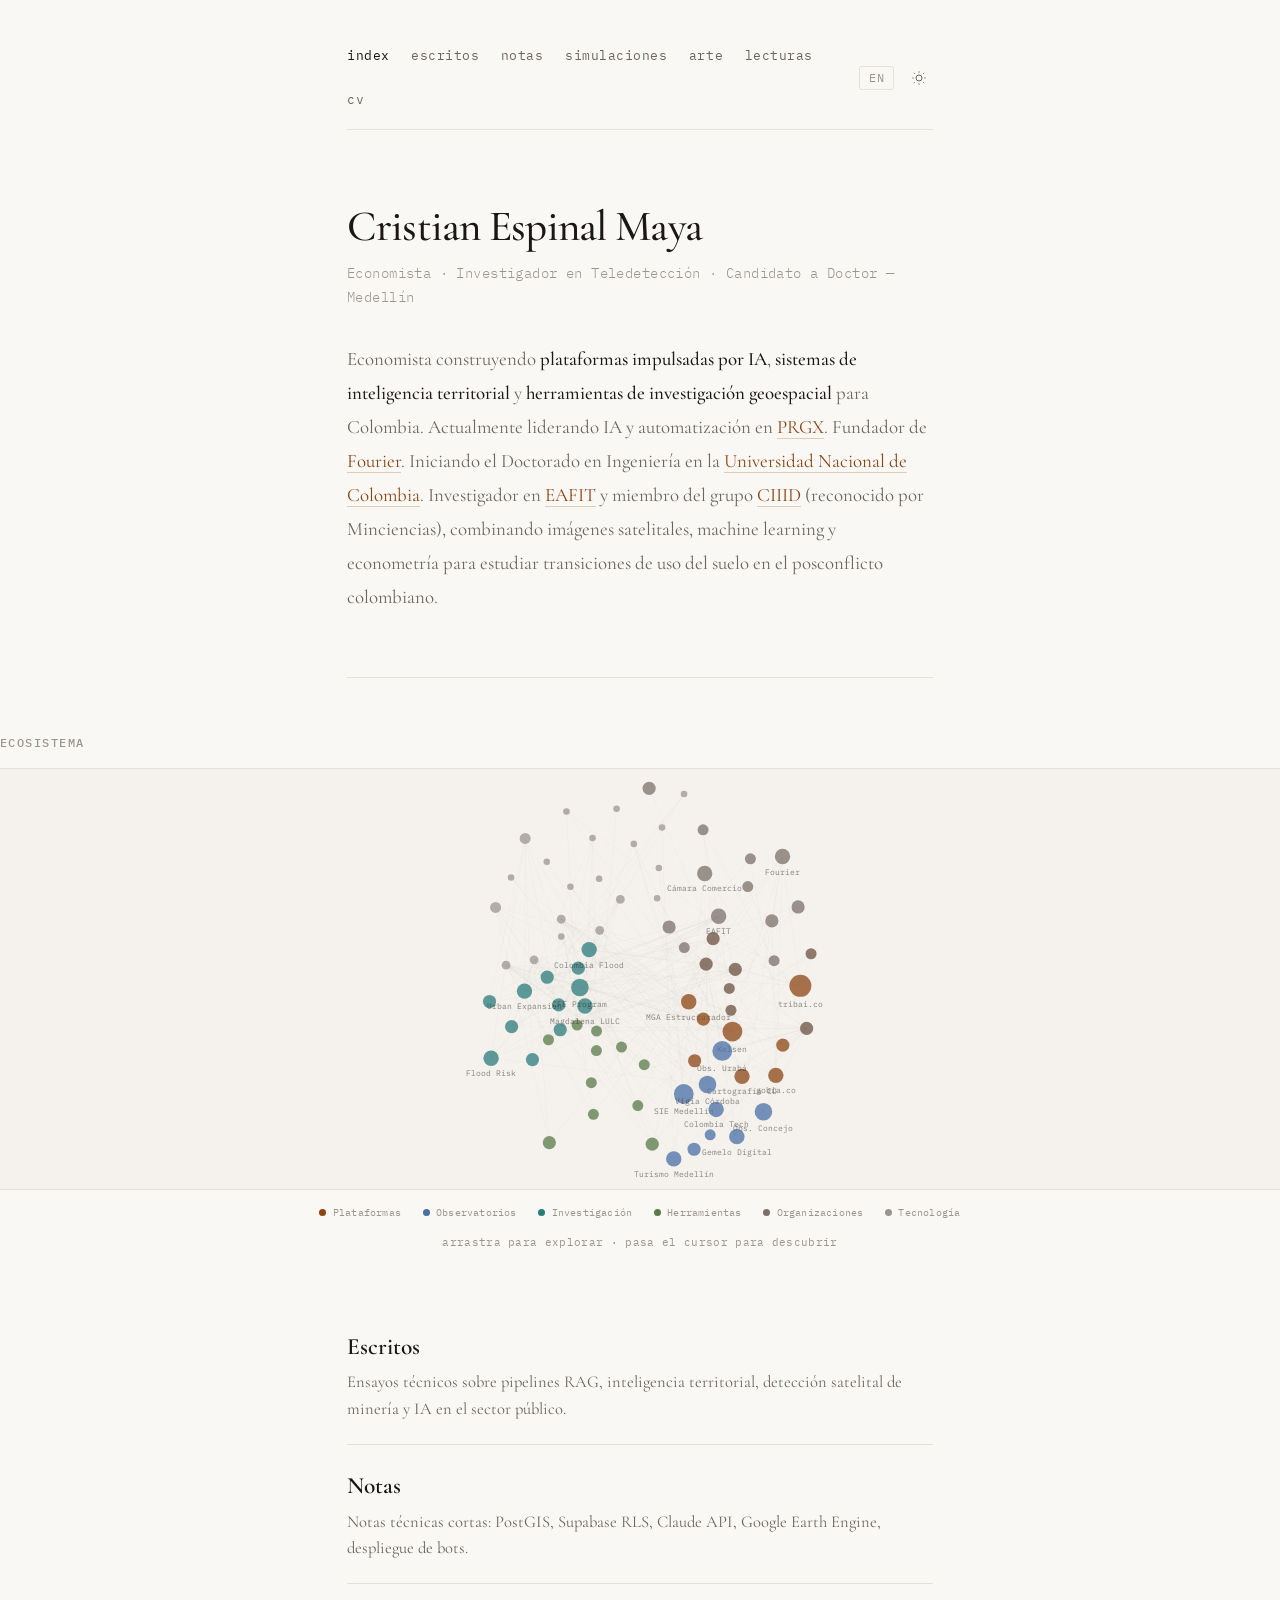
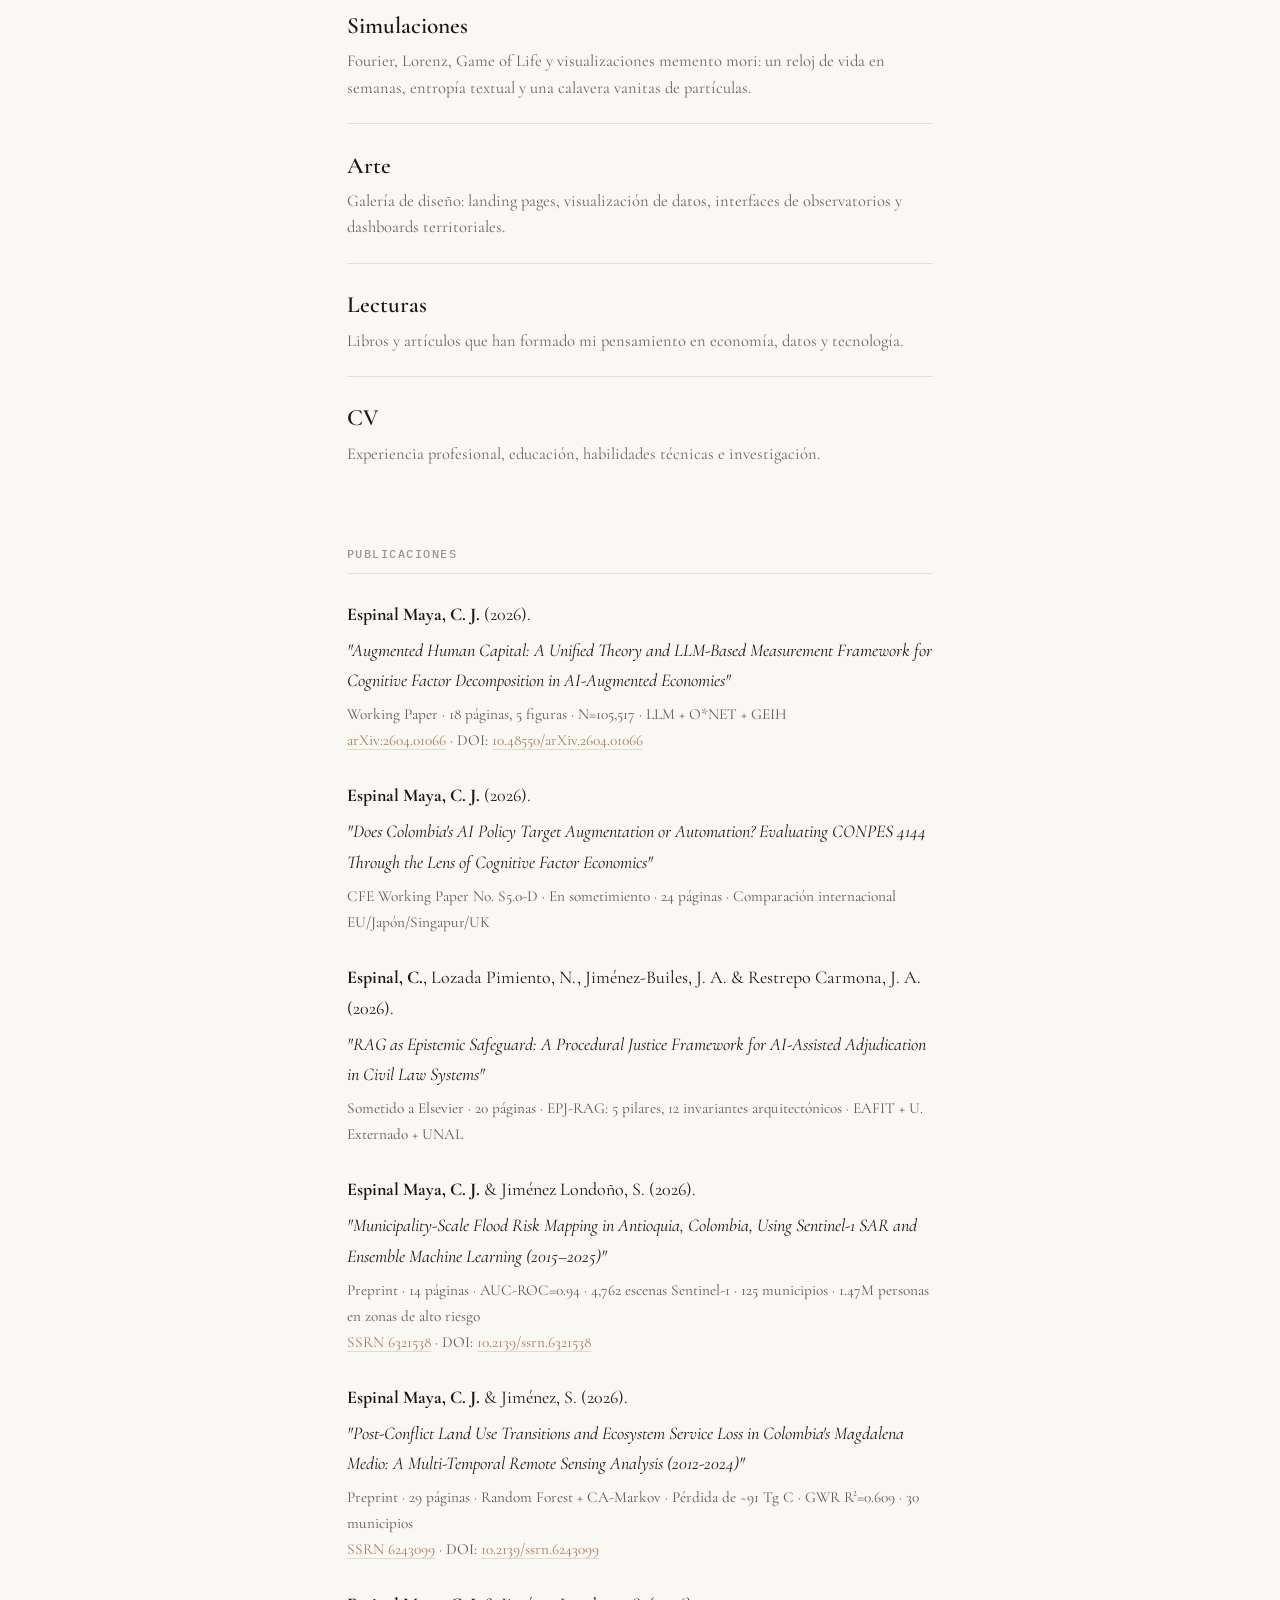
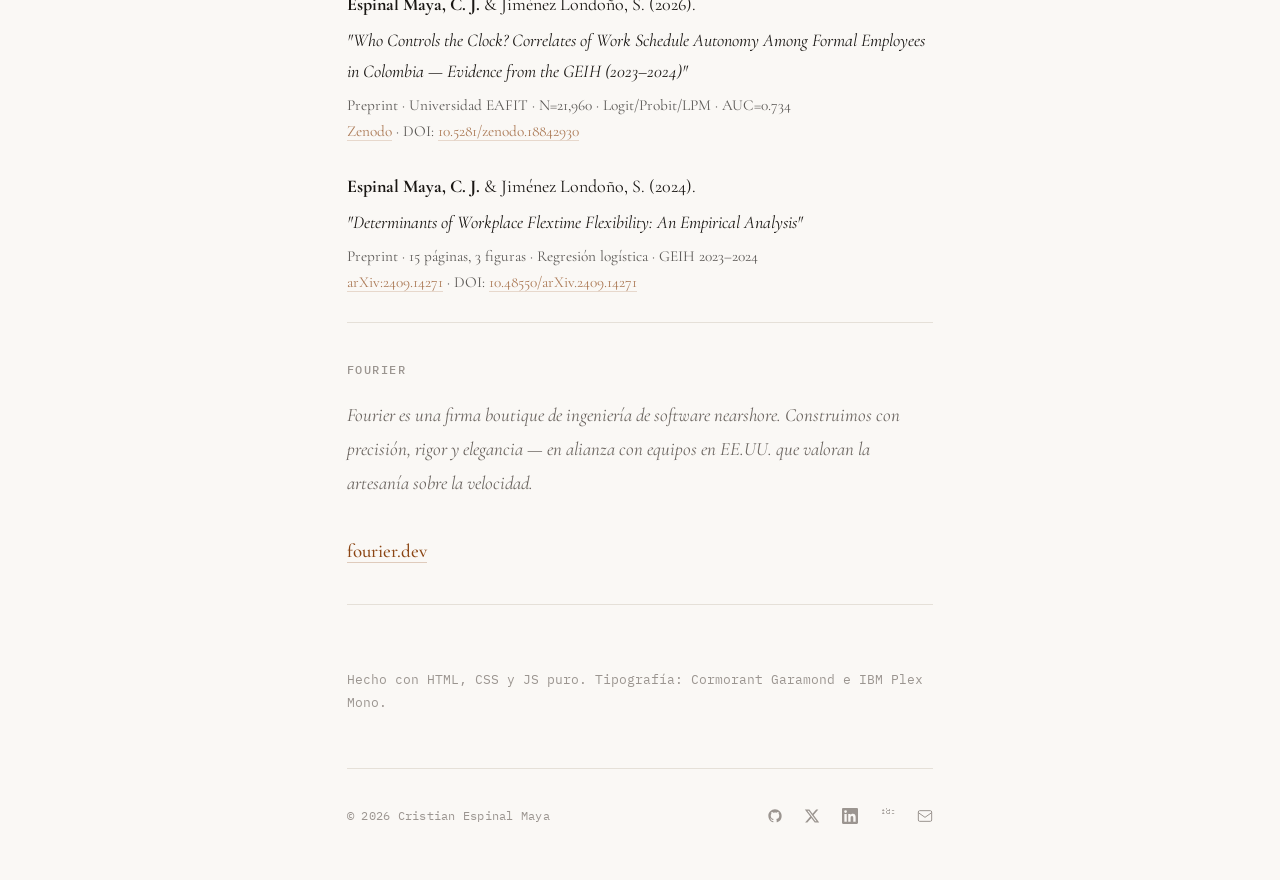
<file: index.html>
<!DOCTYPE html>
<html lang="es" data-theme="light">
<head>
  <meta charset="UTF-8">
  <meta name="viewport" content="width=device-width, initial-scale=1.0">
  <title>Cristian Espinal Maya</title>
  <meta name="description" content="Economist & Remote Sensing Researcher — Medellín, Colombia">
  <meta property="og:title" content="Cristian Espinal Maya">
  <meta property="og:description" content="Economist building AI-powered platforms, territorial intelligence systems, and geospatial research tools in Medellín, Colombia.">
  <meta property="og:type" content="website">
  <meta property="og:url" content="https://cespial.github.io">
  <link rel="canonical" href="https://cespial.github.io">
  <meta name="twitter:card" content="summary">
  <meta name="twitter:site" content="@cespial">
  <link rel="icon" href="data:image/svg+xml,<svg xmlns='http://www.w3.org/2000/svg' viewBox='0 0 100 100'><text y='.9em' font-size='90'>∑</text></svg>">
  <link rel="preconnect" href="https://fonts.googleapis.com">
  <link rel="preconnect" href="https://fonts.gstatic.com" crossorigin>
  <link href="https://fonts.googleapis.com/css2?family=Cormorant+Garamond:ital,wght@0,400;0,500;0,600;1,400;1,500&family=IBM+Plex+Mono:wght@300;400;500&display=swap" rel="stylesheet">
  <link rel="stylesheet" href="style.css">
  <noscript><style>.fade-in{opacity:1;transform:none;transition:none}</style></noscript>
</head>
<body>
<div class="page">
  <nav>
    <div class="nav-left">
      <a href="index.html" class="active">index</a>
      <a href="writing.html"><span data-lang="es">escritos</span><span data-lang="en">writing</span></a>
      <a href="notes.html"><span data-lang="es">notas</span><span data-lang="en">notes</span></a>
      <a href="simulations.html"><span data-lang="es">simulaciones</span><span data-lang="en">simulations</span></a>
      <a href="art.html"><span data-lang="es">arte</span><span data-lang="en">art</span></a>
      <a href="reading.html"><span data-lang="es">lecturas</span><span data-lang="en">reading</span></a>
      <a href="cv.html">cv</a>
    </div>
    <div class="nav-right">
      <button class="lang-toggle" id="langToggle" aria-label="Switch language">EN</button>
      <button class="theme-toggle" id="themeToggle" aria-label="Toggle theme">
        <svg class="icon-sun" xmlns="http://www.w3.org/2000/svg" fill="none" viewBox="0 0 24 24" stroke="currentColor" stroke-width="1.5"><circle cx="12" cy="12" r="4.5"/><path d="M12 2v2m0 16v2M4.22 4.22l1.42 1.42m12.72 12.72l1.42 1.42M2 12h2m16 0h2M4.22 19.78l1.42-1.42M18.36 5.64l1.42-1.42"/></svg>
        <svg class="icon-moon" xmlns="http://www.w3.org/2000/svg" fill="none" viewBox="0 0 24 24" stroke="currentColor" stroke-width="1.5" style="display:none"><path d="M21.75 15.5A9.72 9.72 0 018.5 2.25 9.75 9.75 0 1021.75 15.5z"/></svg>
      </button>
    </div>
  </nav>

  <section class="hero fade-in">
    <h1>Cristian Espinal Maya</h1>
    <p class="subtitle">
      <span data-lang="es">Economista · Investigador en Teledetección · Candidato a Doctor — Medellín</span>
      <span data-lang="en">Economist · Remote Sensing Researcher · PhD Candidate — Medellín</span>
    </p>
    <p class="bio" data-lang="es">
      Economista construyendo <strong>plataformas impulsadas por IA</strong>,
      <strong>sistemas de inteligencia territorial</strong> y <strong>herramientas de investigación geoespacial</strong>
      para Colombia. Actualmente liderando IA y automatización en
      <a class="text-link" href="https://www.prgx.com" target="_blank" rel="noopener">PRGX</a>.
      Fundador de <a class="text-link" href="https://fourier.dev" target="_blank" rel="noopener">Fourier</a>.
      Iniciando el Doctorado en Ingeniería en la
      <a class="text-link" href="https://unal.edu.co" target="_blank" rel="noopener">Universidad Nacional de Colombia</a>.
      Investigador en <a class="text-link" href="https://www.eafit.edu.co" target="_blank" rel="noopener">EAFIT</a>
      y miembro del grupo
      <a class="text-link" href="https://scienti.minciencias.gov.co/gruplac/jsp/visualiza/visualizagr.jsp?nro=00000000024473" target="_blank" rel="noopener">CIIID</a>
      (reconocido por Minciencias), combinando imágenes satelitales, machine learning y econometría para estudiar
      transiciones de uso del suelo en el posconflicto colombiano.
    </p>
    <p class="bio" data-lang="en">
      Economist building <strong>AI-powered platforms</strong>,
      <strong>territorial intelligence systems</strong>, and <strong>geospatial research tools</strong>
      for Colombia. Currently leading AI &amp; automation at
      <a class="text-link" href="https://www.prgx.com" target="_blank" rel="noopener">PRGX</a>.
      Founder of <a class="text-link" href="https://fourier.dev" target="_blank" rel="noopener">Fourier</a>.
      Starting a PhD in Engineering at
      <a class="text-link" href="https://unal.edu.co" target="_blank" rel="noopener">Universidad Nacional de Colombia</a>.
      Researcher at <a class="text-link" href="https://www.eafit.edu.co" target="_blank" rel="noopener">EAFIT</a>
      and member of the
      <a class="text-link" href="https://scienti.minciencias.gov.co/gruplac/jsp/visualiza/visualizagr.jsp?nro=00000000024473" target="_blank" rel="noopener">CIIID</a>
      research group (Minciencias-recognized), combining satellite imagery, machine learning, and econometrics to study
      post-conflict land use transitions in Colombia.
    </p>
  </section>
  <div class="divider"></div>
</div>

<!-- Graph -->
<div class="graph-section fade-in">
  <h2 class="section-label">
    <span data-lang="es">Ecosistema</span><span data-lang="en">Ecosystem</span>
  </h2>
  <div class="graph-wrap">
    <canvas id="graphCanvas"></canvas>
    <div class="graph-tooltip" id="graphTooltip"></div>
  </div>
  <div class="graph-legend">
    <span class="legend-item"><span class="legend-dot" style="background:var(--node-platform)"></span> <span data-lang="es">Plataformas</span><span data-lang="en">Platforms</span></span>
    <span class="legend-item"><span class="legend-dot" style="background:var(--node-observatory)"></span> <span data-lang="es">Observatorios</span><span data-lang="en">Observatories</span></span>
    <span class="legend-item"><span class="legend-dot" style="background:var(--node-research)"></span> <span data-lang="es">Investigación</span><span data-lang="en">Research</span></span>
    <span class="legend-item"><span class="legend-dot" style="background:var(--node-tool)"></span> <span data-lang="es">Herramientas</span><span data-lang="en">Tools</span></span>
    <span class="legend-item"><span class="legend-dot" style="background:var(--node-org)"></span> <span data-lang="es">Organizaciones</span><span data-lang="en">Organizations</span></span>
    <span class="legend-item"><span class="legend-dot" style="background:var(--node-tech)"></span> <span data-lang="es">Tecnología</span><span data-lang="en">Tech</span></span>
  </div>
  <p class="graph-hint">
    <span data-lang="es">arrastra para explorar · pasa el cursor para descubrir</span>
    <span data-lang="en">drag to explore · hover to discover</span>
  </p>
</div>

<div class="page">
  <!-- Index Hub -->
  <section class="fade-in">
    <ul class="index-hub stagger">
      <li class="index-hub-item fade-in">
        <a href="writing.html">
          <span class="index-hub-title"><span data-lang="es">Escritos</span><span data-lang="en">Writing</span></span>
          <p class="index-hub-desc">
            <span data-lang="es">Ensayos técnicos sobre pipelines RAG, inteligencia territorial, detección satelital de minería y IA en el sector público.</span>
            <span data-lang="en">Technical essays on RAG pipelines, territorial intelligence, satellite mining detection, and AI in the public sector.</span>
          </p>
        </a>
      </li>
      <li class="index-hub-item fade-in">
        <a href="notes.html">
          <span class="index-hub-title"><span data-lang="es">Notas</span><span data-lang="en">Notes</span></span>
          <p class="index-hub-desc">
            <span data-lang="es">Notas técnicas cortas: PostGIS, Supabase RLS, Claude API, Google Earth Engine, despliegue de bots.</span>
            <span data-lang="en">Short technical notes: PostGIS, Supabase RLS, Claude API, Google Earth Engine, bot deployment.</span>
          </p>
        </a>
      </li>
      <li class="index-hub-item fade-in">
        <a href="simulations.html">
          <span class="index-hub-title"><span data-lang="es">Simulaciones</span><span data-lang="en">Simulations</span></span>
          <p class="index-hub-desc">
            <span data-lang="es">Fourier, Lorenz, Game of Life y visualizaciones memento mori: un reloj de vida en semanas, entrop&iacute;a textual y una calavera vanitas de part&iacute;culas.</span>
            <span data-lang="en">Fourier, Lorenz, Game of Life and memento mori visualizations: a life clock in weeks, text entropy, and a vanitas particle skull.</span>
          </p>
        </a>
      </li>
      <li class="index-hub-item fade-in">
        <a href="art.html">
          <span class="index-hub-title"><span data-lang="es">Arte</span><span data-lang="en">Art</span></span>
          <p class="index-hub-desc">
            <span data-lang="es">Galería de diseño: landing pages, visualización de datos, interfaces de observatorios y dashboards territoriales.</span>
            <span data-lang="en">Design gallery: landing pages, data visualization, observatory interfaces, and territorial dashboards.</span>
          </p>
        </a>
      </li>
      <li class="index-hub-item fade-in">
        <a href="reading.html">
          <span class="index-hub-title"><span data-lang="es">Lecturas</span><span data-lang="en">Reading</span></span>
          <p class="index-hub-desc">
            <span data-lang="es">Libros y artículos que han formado mi pensamiento en economía, datos y tecnología.</span>
            <span data-lang="en">Books and papers that shaped my thinking on economics, data, and technology.</span>
          </p>
        </a>
      </li>
      <li class="index-hub-item fade-in">
        <a href="cv.html">
          <span class="index-hub-title">CV</span>
          <p class="index-hub-desc">
            <span data-lang="es">Experiencia profesional, educación, habilidades técnicas e investigación.</span>
            <span data-lang="en">Professional experience, education, technical skills, and research.</span>
          </p>
        </a>
      </li>
    </ul>
  </section>

  <!-- Publications -->
  <section id="publications" class="fade-in" style="margin-top:2.5rem">
    <h2 class="section-label">
      <span data-lang="es">Publicaciones</span><span data-lang="en">Publications</span>
    </h2>
    <ul class="pub-list" style="list-style:none;padding:0;margin:1.2rem 0 0 0">
      <li style="margin-bottom:1.5rem">
        <p style="margin:0 0 0.3rem 0"><strong>Espinal Maya, C. J.</strong> (2026).</p>
        <p style="margin:0 0 0.3rem 0;font-style:italic">"Augmented Human Capital: A Unified Theory and LLM-Based Measurement Framework for Cognitive Factor Decomposition in AI-Augmented Economies"</p>
        <p style="margin:0;font-size:0.85rem;opacity:0.7">
          <span data-lang="es">Working Paper · 18 p&aacute;ginas, 5 figuras · N=105,517 · LLM + O*NET + GEIH</span>
          <span data-lang="en">Working Paper · 18 pages, 5 figures · N=105,517 · LLM + O*NET + GEIH</span>
          <br>
          <a class="text-link" href="https://arxiv.org/abs/2604.01066" target="_blank" rel="noopener">arXiv:2604.01066</a> ·
          DOI: <a class="text-link" href="https://doi.org/10.48550/arXiv.2604.01066" target="_blank" rel="noopener">10.48550/arXiv.2604.01066</a>
        </p>
      </li>
      <li style="margin-bottom:1.5rem">
        <p style="margin:0 0 0.3rem 0"><strong>Espinal Maya, C. J.</strong> (2026).</p>
        <p style="margin:0 0 0.3rem 0;font-style:italic">"Does Colombia's AI Policy Target Augmentation or Automation? Evaluating CONPES 4144 Through the Lens of Cognitive Factor Economics"</p>
        <p style="margin:0;font-size:0.85rem;opacity:0.7">
          <span data-lang="es">CFE Working Paper No. S5.0-D · En sometimiento · 24 p&aacute;ginas · Comparaci&oacute;n internacional EU/Jap&oacute;n/Singapur/UK</span>
          <span data-lang="en">CFE Working Paper No. S5.0-D · Under submission · 24 pages · International comparison EU/Japan/Singapore/UK</span>
        </p>
      </li>
      <li style="margin-bottom:1.5rem">
        <p style="margin:0 0 0.3rem 0"><strong>Espinal, C.</strong>, Lozada Pimiento, N., Jim&eacute;nez-Builes, J. A. &amp; Restrepo Carmona, J. A. (2026).</p>
        <p style="margin:0 0 0.3rem 0;font-style:italic">"RAG as Epistemic Safeguard: A Procedural Justice Framework for AI-Assisted Adjudication in Civil Law Systems"</p>
        <p style="margin:0;font-size:0.85rem;opacity:0.7">
          <span data-lang="es">Sometido a Elsevier · 20 p&aacute;ginas · EPJ-RAG: 5 pilares, 12 invariantes arquitect&oacute;nicos · EAFIT + U. Externado + UNAL</span>
          <span data-lang="en">Submitted to Elsevier · 20 pages · EPJ-RAG: 5 pillars, 12 architectural invariants · EAFIT + U. Externado + UNAL</span>
        </p>
      </li>
      <li style="margin-bottom:1.5rem">
        <p style="margin:0 0 0.3rem 0"><strong>Espinal Maya, C. J.</strong> &amp; Jim&eacute;nez Londo&ntilde;o, S. (2026).</p>
        <p style="margin:0 0 0.3rem 0;font-style:italic">"Municipality-Scale Flood Risk Mapping in Antioquia, Colombia, Using Sentinel-1 SAR and Ensemble Machine Learning (2015–2025)"</p>
        <p style="margin:0;font-size:0.85rem;opacity:0.7">
          <span data-lang="es">Preprint · 14 p&aacute;ginas · AUC-ROC=0.94 · 4,762 escenas Sentinel-1 · 125 municipios · 1.47M personas en zonas de alto riesgo</span>
          <span data-lang="en">Preprint · 14 pages · AUC-ROC=0.94 · 4,762 Sentinel-1 scenes · 125 municipalities · 1.47M people in high-risk zones</span>
          <br>
          <a class="text-link" href="https://papers.ssrn.com/sol3/papers.cfm?abstract_id=6321538" target="_blank" rel="noopener">SSRN 6321538</a> ·
          DOI: <a class="text-link" href="https://doi.org/10.2139/ssrn.6321538" target="_blank" rel="noopener">10.2139/ssrn.6321538</a>
        </p>
      </li>
      <li style="margin-bottom:1.5rem">
        <p style="margin:0 0 0.3rem 0"><strong>Espinal Maya, C. J.</strong> &amp; Jim&eacute;nez, S. (2026).</p>
        <p style="margin:0 0 0.3rem 0;font-style:italic">"Post-Conflict Land Use Transitions and Ecosystem Service Loss in Colombia's Magdalena Medio: A Multi-Temporal Remote Sensing Analysis (2012-2024)"</p>
        <p style="margin:0;font-size:0.85rem;opacity:0.7">
          <span data-lang="es">Preprint · 29 p&aacute;ginas · Random Forest + CA-Markov · P&eacute;rdida de ~91 Tg C · GWR R&sup2;=0.609 · 30 municipios</span>
          <span data-lang="en">Preprint · 29 pages · Random Forest + CA-Markov · ~91 Tg C loss · GWR R&sup2;=0.609 · 30 municipalities</span>
          <br>
          <a class="text-link" href="https://papers.ssrn.com/sol3/papers.cfm?abstract_id=6243099" target="_blank" rel="noopener">SSRN 6243099</a> ·
          DOI: <a class="text-link" href="https://doi.org/10.2139/ssrn.6243099" target="_blank" rel="noopener">10.2139/ssrn.6243099</a>
        </p>
      </li>
      <li style="margin-bottom:1.5rem">
        <p style="margin:0 0 0.3rem 0"><strong>Espinal Maya, C. J.</strong> &amp; Jiménez Londoño, S. (2026).</p>
        <p style="margin:0 0 0.3rem 0;font-style:italic">"Who Controls the Clock? Correlates of Work Schedule Autonomy Among Formal Employees in Colombia — Evidence from the GEIH (2023–2024)"</p>
        <p style="margin:0;font-size:0.85rem;opacity:0.7">
          <span data-lang="es">Preprint · Universidad EAFIT · N=21,960 · Logit/Probit/LPM · AUC=0.734</span>
          <span data-lang="en">Preprint · Universidad EAFIT · N=21,960 · Logit/Probit/LPM · AUC=0.734</span>
          <br>
          <a class="text-link" href="https://zenodo.org/records/18842930" target="_blank" rel="noopener">Zenodo</a> ·
          DOI: <a class="text-link" href="https://doi.org/10.5281/zenodo.18842930" target="_blank" rel="noopener">10.5281/zenodo.18842930</a>
        </p>
      </li>
      <li style="margin-bottom:1.5rem">
        <p style="margin:0 0 0.3rem 0"><strong>Espinal Maya, C. J.</strong> &amp; Jiménez Londoño, S. (2024).</p>
        <p style="margin:0 0 0.3rem 0;font-style:italic">"Determinants of Workplace Flextime Flexibility: An Empirical Analysis"</p>
        <p style="margin:0;font-size:0.85rem;opacity:0.7">
          <span data-lang="es">Preprint · 15 páginas, 3 figuras · Regresión logística · GEIH 2023–2024</span>
          <span data-lang="en">Preprint · 15 pages, 3 figures · Logistic regression · GEIH 2023–2024</span>
          <br>
          <a class="text-link" href="https://arxiv.org/abs/2409.14271" target="_blank" rel="noopener">arXiv:2409.14271</a> ·
          DOI: <a class="text-link" href="https://doi.org/10.48550/arXiv.2409.14271" target="_blank" rel="noopener">10.48550/arXiv.2409.14271</a>
        </p>
      </li>
    </ul>
  </section>

  <!-- Fourier -->
  <section id="fourier" class="fourier-section fade-in">
    <h2 class="section-label">Fourier</h2>
    <p class="fourier-text">
      <span data-lang="es">Fourier es una firma boutique de ingeniería de software nearshore. Construimos con precisión, rigor y elegancia — en alianza con equipos en EE.UU. que valoran la artesanía sobre la velocidad.</span>
      <span data-lang="en">Fourier is a boutique nearshore software engineering firm. We build with precision, rigor, and elegance — partnering with US-based teams who value craftsmanship over velocity.</span>
      <br><br><a href="https://fourier.dev" target="_blank" rel="noopener">fourier.dev</a>
    </p>
  </section>

  <div class="colophon fade-in">
    <p><span data-lang="es">Hecho con HTML, CSS y JS puro. Tipografía: Cormorant Garamond e IBM Plex Mono.</span><span data-lang="en">Built with plain HTML, CSS &amp; JS. Typeset in Cormorant Garamond &amp; IBM Plex Mono.</span></p>
  </div>

  <footer class="fade-in">
    <span class="footer-copy">&copy; 2026 Cristian Espinal Maya</span>
    <div class="social-links">
      <a href="https://github.com/Cespial" target="_blank" rel="noopener" aria-label="GitHub"><svg viewBox="0 0 24 24" fill="currentColor"><path d="M12 2C6.477 2 2 6.484 2 12.017c0 4.425 2.865 8.18 6.839 9.504.5.092.682-.217.682-.483 0-.237-.008-.868-.013-1.703-2.782.605-3.369-1.343-3.369-1.343-.454-1.158-1.11-1.466-1.11-1.466-.908-.62.069-.608.069-.608 1.003.07 1.531 1.032 1.531 1.032.892 1.53 2.341 1.088 2.91.832.092-.647.35-1.088.636-1.338-2.22-.253-4.555-1.113-4.555-4.951 0-1.093.39-1.988 1.029-2.688-.103-.253-.446-1.272.098-2.65 0 0 .84-.27 2.75 1.026A9.564 9.564 0 0112 6.844c.85.004 1.705.115 2.504.337 1.909-1.296 2.747-1.027 2.747-1.027.546 1.379.202 2.398.1 2.651.64.7 1.028 1.595 1.028 2.688 0 3.848-2.339 4.695-4.566 4.943.359.309.678.92.678 1.855 0 1.338-.012 2.419-.012 2.747 0 .268.18.58.688.482A10.019 10.019 0 0022 12.017C22 6.484 17.522 2 12 2z"/></svg></a>
      <a href="https://x.com/cespial" target="_blank" rel="noopener" aria-label="X"><svg viewBox="0 0 24 24" fill="currentColor"><path d="M18.244 2.25h3.308l-7.227 8.26 8.502 11.24H16.17l-5.214-6.817L4.99 21.75H1.68l7.73-8.835L1.254 2.25H8.08l4.713 6.231zm-1.161 17.52h1.833L7.084 4.126H5.117z"/></svg></a>
      <a href="https://linkedin.com/in/cespial" target="_blank" rel="noopener" aria-label="LinkedIn"><svg viewBox="0 0 24 24" fill="currentColor"><path d="M20.447 20.452h-3.554v-5.569c0-1.328-.027-3.037-1.852-3.037-1.853 0-2.136 1.445-2.136 2.939v5.667H9.351V9h3.414v1.561h.046c.477-.9 1.637-1.85 3.37-1.85 3.601 0 4.267 2.37 4.267 5.455v6.286zM5.337 7.433a2.062 2.062 0 01-2.063-2.065 2.064 2.064 0 112.063 2.065zm1.782 13.019H3.555V9h3.564v11.452zM22.225 0H1.771C.792 0 0 .774 0 1.729v20.542C0 23.227.792 24 1.771 24h20.451C23.2 24 24 23.227 24 22.271V1.729C24 .774 23.2 0 22.222 0h.003z"/></svg></a>
      <a href="https://public.tableau.com/app/profile/cristian.espinal.maya" target="_blank" rel="noopener" aria-label="Tableau"><svg viewBox="0 0 24 24" fill="currentColor"><path d="M11.654 0v2.311h-1.15V0h1.15zm4.828 1.394v3.118h-1.15V1.394h1.15zm-9.68 0v3.118H5.651V1.394h1.15zM12 3.31h3.456v1.15H12V3.31zm-7.345 0h3.456v1.15H4.655V3.31zm14.69 0h3.456v1.15h-3.456V3.31zM11.654 4.46v3.456H10.5V4.46h1.15zM6.827 5.61v3.118H5.677V5.61h1.15zm9.656 0v3.118h-1.15V5.61h1.15zM12 7.916h3.456v1.15H12v-1.15zm-7.345 0h3.456v1.15H4.655v-1.15zm14.69 0h3.456v1.15h-3.456v-1.15z"/></svg></a>
      <a href="mailto:cristian@fourier.dev" aria-label="Email"><svg viewBox="0 0 24 24" fill="none" stroke="currentColor" stroke-width="1.5"><rect x="2" y="4" width="20" height="16" rx="2"/><path d="m2 7 10 7 10-7"/></svg></a>
    </div>
  </footer>
</div>

<script src="shared.js"></script>
<script>
// ══ FORCE GRAPH ══
(function(){
const canvas=document.getElementById('graphCanvas'),ctx=canvas.getContext('2d'),tooltip=document.getElementById('graphTooltip'),wrap=canvas.parentElement;
const CAT={P:'platform',O:'observatory',R:'research',T:'tool',G:'org',K:'tech',D:'domain'};
const rawNodes=[
['tribai','tribai.co',CAT.P,10],['mga','MGA Estructurador',CAT.P,7],['factura','Factura App',CAT.P,6],['vfpa','VFPA',CAT.P,6],['gobia','gobia.co',CAT.P,7],['kelsen','Kelsen',CAT.P,9],['cartografia','Cartografía CO',CAT.P,7],['transporte','Transporte SKRG',CAT.P,6],
['obs_uraba','Obs. Urabá',CAT.O,9],['obs_concejo','Obs. Concejo',CAT.O,8],['sie','SIE Medellín',CAT.O,9],['vigia','Vigía Córdoba',CAT.O,8],['gemelo','Gemelo Digital',CAT.O,7],['tech_dash','Colombia Tech',CAT.O,7],['labor','Mercado Laboral',CAT.O,6],['hptu','HPTU',CAT.O,5],['turismo','Turismo Medellín',CAT.O,7],
['ica','Declaraciones ICA',CAT.T,6],['ocr','Mi OCR Facturas',CAT.T,5],['miauxi','Miauxi',CAT.T,5],['fincabot','FincaBot',CAT.T,6],['vortice','Vórtice',CAT.T,5],['tupagina','Tu Página en 48',CAT.T,5],['franchise','Franchise MS',CAT.T,5],['iupb','IUPB Analytics',CAT.T,5],['densurbam','DENSURBAM',CAT.T,5],['sherlock','Sherlock RAG',CAT.T,5],['predios','Predios App',CAT.T,5],
['flood','Flood Risk',CAT.R,7],['magdalena','Magdalena LULC',CAT.R,7],['uraba_r','Urabá Research',CAT.R,6],['bajo_cauca','Bajo Cauca',CAT.R,6],['asgm','ASGM Detection',CAT.R,6],['flex','Flexibilidad Laboral',CAT.R,6],['autom','Automatización IA',CAT.R,6],['urban','Urban Expansion',CAT.R,7],['cfe','CFE Program',CAT.R,8],['epjrag','EPJ-RAG',CAT.R,6],['conpes_ai','CONPES 4144',CAT.R,6],['colombia_flood','Colombia Flood',CAT.R,7],
['ts','TypeScript',CAT.K,4],['py','Python',CAT.K,4],['nextjs','Next.js',CAT.K,4],['react','React',CAT.K,3],['claude','Claude API',CAT.K,5],['supabase','Supabase',CAT.K,4],['postgis','PostGIS',CAT.K,3],['d3','D3.js',CAT.K,3],['deckgl','Deck.gl',CAT.K,3],['fastapi','FastAPI',CAT.K,3],['gee','Earth Engine',CAT.K,5],['r','R',CAT.K,3],['java','Java',CAT.K,3],['pinecone','Pinecone',CAT.K,3],['sentinel','Sentinel',CAT.K,4],['mapbox','Mapbox',CAT.K,3],['maplibre','MapLibre',CAT.K,3],['xgboost','XGBoost',CAT.K,3],['neon','Neon',CAT.K,3],['duckdb','DuckDB',CAT.K,3],
['prgx','PRGX',CAT.G,6],['camara','Cámara Comercio',CAT.G,7],['esumer','ESUMER',CAT.G,5],['politecnico','Politécnico JIC',CAT.G,5],['ciiid','CIIID',CAT.G,5],['alcaldia','Alcaldía Medellín',CAT.G,6],['eafit','EAFIT',CAT.G,7],['fourier','Fourier',CAT.G,7],['contraloria','Contraloría',CAT.G,5],['inplux','INPLUX',CAT.G,6],['unal','UNAL',CAT.G,6],['redek','REDEK',CAT.G,5],
['ai','AI / LLM',CAT.D,6],['geo','Geospatial',CAT.D,6],['fiscal','Fiscal Tech',CAT.D,5],['remote','Remote Sensing',CAT.D,6],['dataintel','Data Intelligence',CAT.D,6],['edu','Education',CAT.D,5],['govtech','GovTech',CAT.D,5]
];
const rawEdges=[
['tribai','ts'],['tribai','nextjs'],['tribai','claude'],['tribai','pinecone'],['tribai','fiscal'],['tribai','ai'],['tribai','fourier'],
['mga','ts'],['mga','nextjs'],['mga','supabase'],['mga','ai'],['mga','fourier'],['mga','govtech'],
['factura','ts'],['factura','nextjs'],['factura','supabase'],['factura','fiscal'],
['vfpa','ts'],['vfpa','nextjs'],['vfpa','edu'],['vfpa','politecnico'],
['gobia','ts'],['gobia','nextjs'],['gobia','fourier'],['gobia','ai'],['gobia','govtech'],['gobia','inplux'],
['obs_uraba','py'],['obs_uraba','fastapi'],['obs_uraba','postgis'],['obs_uraba','deckgl'],['obs_uraba','geo'],['obs_uraba','dataintel'],
['obs_concejo','ts'],['obs_concejo','nextjs'],['obs_concejo','supabase'],['obs_concejo','dataintel'],['obs_concejo','alcaldia'],
['sie','ts'],['sie','nextjs'],['sie','deckgl'],['sie','maplibre'],['sie','py'],['sie','dataintel'],['sie','edu'],['sie','alcaldia'],
['vigia','ts'],['vigia','nextjs'],['vigia','mapbox'],['vigia','geo'],['vigia','flood'],['vigia','dataintel'],
['gemelo','ts'],['gemelo','nextjs'],['gemelo','deckgl'],['gemelo','postgis'],['gemelo','geo'],['gemelo','fourier'],
['tech_dash','ts'],['tech_dash','nextjs'],['tech_dash','d3'],['tech_dash','dataintel'],
['labor','py'],['labor','dataintel'],['hptu','py'],['hptu','geo'],['hptu','dataintel'],
['ica','ts'],['ica','nextjs'],['ica','claude'],['ica','fiscal'],['ica','ai'],
['ocr','py'],['ocr','claude'],['ocr','fiscal'],['ocr','ai'],
['miauxi','ts'],['miauxi','nextjs'],['miauxi','fiscal'],['miauxi','ai'],
['fincabot','py'],['fincabot','claude'],['fincabot','ai'],
['vortice','ts'],['vortice','nextjs'],['vortice','react'],
['tupagina','ts'],['tupagina','nextjs'],['tupagina','fourier'],
['densurbam','py'],['densurbam','dataintel'],['densurbam','geo'],
['flood','gee'],['flood','sentinel'],['flood','py'],['flood','xgboost'],['flood','remote'],['flood','geo'],['flood','eafit'],
['magdalena','gee'],['magdalena','sentinel'],['magdalena','r'],['magdalena','remote'],['magdalena','geo'],['magdalena','eafit'],
['uraba_r','gee'],['uraba_r','sentinel'],['uraba_r','remote'],['uraba_r','eafit'],
['bajo_cauca','gee'],['bajo_cauca','sentinel'],['bajo_cauca','remote'],['bajo_cauca','eafit'],
['asgm','gee'],['asgm','sentinel'],['asgm','remote'],['asgm','eafit'],
['flex','py'],['flex','r'],['flex','eafit'],['flex','dataintel'],['flex','edu'],
['autom','py'],['autom','r'],['autom','eafit'],['autom','ai'],['autom','dataintel'],
['urban','gee'],['urban','sentinel'],['urban','py'],['urban','xgboost'],['urban','remote'],['urban','geo'],['urban','eafit'],
['franchise','java'],['franchise','edu'],['iupb','r'],['iupb','edu'],['iupb','dataintel'],['iupb','politecnico'],
['prgx','ai'],['camara','dataintel'],['esumer','edu'],['esumer','ai'],['ciiid','dataintel'],['alcaldia','edu'],['alcaldia','dataintel'],['eafit','remote'],['eafit','geo'],['fourier','ai'],['contraloria','dataintel'],['inplux','ai'],['inplux','fourier'],['inplux','govtech'],['unal','edu'],['unal','geo'],['unal','remote'],['redek','ai'],['redek','edu'],['redek','esumer'],
['kelsen','ts'],['kelsen','nextjs'],['kelsen','claude'],['kelsen','neon'],['kelsen','pinecone'],['kelsen','ai'],['kelsen','fourier'],['kelsen','govtech'],
['cartografia','ts'],['cartografia','nextjs'],['cartografia','mapbox'],['cartografia','geo'],['cartografia','dataintel'],
['transporte','ts'],['transporte','nextjs'],['transporte','mapbox'],['transporte','postgis'],['transporte','geo'],['transporte','dataintel'],
['turismo','py'],['turismo','duckdb'],['turismo','dataintel'],['turismo','camara'],
['cfe','py'],['cfe','eafit'],['cfe','ai'],['cfe','dataintel'],['cfe','autom'],['cfe','flex'],
['epjrag','ai'],['epjrag','eafit'],['epjrag','kelsen'],['epjrag','unal'],
['conpes_ai','py'],['conpes_ai','eafit'],['conpes_ai','ai'],['conpes_ai','cfe'],
['colombia_flood','py'],['colombia_flood','gee'],['colombia_flood','sentinel'],['colombia_flood','xgboost'],['colombia_flood','remote'],['colombia_flood','geo'],['colombia_flood','eafit'],['colombia_flood','flood'],
['sherlock','ts'],['sherlock','nextjs'],['sherlock','claude'],['sherlock','pinecone'],['sherlock','supabase'],['sherlock','ai'],['sherlock','redek'],
['predios','ts'],['predios','nextjs'],['predios','mapbox'],['predios','supabase'],['predios','claude'],['predios','ai'],['predios','inplux']
];
const nodes=rawNodes.map(([id,label,cat,r])=>({id,label,cat,r:r*1.1,x:0,y:0,vx:0,vy:0}));
const nodeMap={};nodes.forEach((n,i)=>nodeMap[n.id]=i);
const edges=rawEdges.map(([a,b])=>[nodeMap[a],nodeMap[b]]).filter(e=>e[0]!=null&&e[1]!=null);
const adj=nodes.map(()=>new Set());edges.forEach(([a,b])=>{adj[a].add(b);adj[b].add(a)});
let W,H,dpr;
function resize(){dpr=devicePixelRatio||1;W=wrap.clientWidth;H=Math.min(420,Math.max(280,W*0.55));canvas.width=W*dpr;canvas.height=H*dpr;canvas.style.height=H+'px';ctx.setTransform(dpr,0,0,dpr,0,0)}
resize();window.addEventListener('resize',()=>{resize();initPos()});
function initPos(){const cx=W/2,cy=H/2;nodes.forEach((n,i)=>{const a=(i/nodes.length)*Math.PI*2+Math.random()*0.5,d=60+Math.random()*Math.min(W,H)*0.3;n.x=cx+Math.cos(a)*d;n.y=cy+Math.sin(a)*d;n.vx=0;n.vy=0})}
initPos();
function getColor(cat){const s=getComputedStyle(document.documentElement);const m={platform:'--node-platform',observatory:'--node-observatory',research:'--node-research',tool:'--node-tool',org:'--node-org',tech:'--node-tech',domain:'--node-domain'};return s.getPropertyValue(m[cat]||'--text-tertiary').trim()}
let dragging=null,hovered=null,simActive=false;
function physics(){const cx=W/2,cy=H/2,N=nodes.length;
for(let i=0;i<N;i++)for(let j=i+1;j<N;j++){let dx=nodes[j].x-nodes[i].x,dy=nodes[j].y-nodes[i].y,d2=dx*dx+dy*dy;if(d2<1)d2=1;let d=Math.sqrt(d2),f=1800/d2,fx=dx/d*f,fy=dy/d*f;nodes[i].vx-=fx;nodes[i].vy-=fy;nodes[j].vx+=fx;nodes[j].vy+=fy}
edges.forEach(([a,b])=>{let dx=nodes[b].x-nodes[a].x,dy=nodes[b].y-nodes[a].y,d=Math.sqrt(dx*dx+dy*dy)||0.1,f=0.004*(d-70),fx=dx/d*f,fy=dy/d*f;nodes[a].vx+=fx;nodes[a].vy+=fy;nodes[b].vx-=fx;nodes[b].vy-=fy});
nodes.forEach(n=>{n.vx+=(cx-n.x)*0.012;n.vy+=(cy-n.y)*0.012});
nodes.forEach((n,i)=>{if(i===dragging)return;n.vx*=0.88;n.vy*=0.88;let s=Math.sqrt(n.vx*n.vx+n.vy*n.vy);if(s>4){n.vx=n.vx/s*4;n.vy=n.vy/s*4}n.x+=n.vx;n.y+=n.vy;const p=n.r+4;if(n.x<p){n.x=p;n.vx*=-0.5}if(n.x>W-p){n.x=W-p;n.vx*=-0.5}if(n.y<p){n.y=p;n.vy*=-0.5}if(n.y>H-p){n.y=H-p;n.vy*=-0.5}})}
function render(){const bg=getComputedStyle(document.documentElement).getPropertyValue('--graph-bg').trim();ctx.fillStyle=bg;ctx.fillRect(0,0,W,H);const isH=hovered!==null;
edges.forEach(([a,b])=>{const na=nodes[a],nb=nodes[b],c=isH&&(a===hovered||b===hovered);ctx.beginPath();ctx.moveTo(na.x,na.y);ctx.lineTo(nb.x,nb.y);ctx.strokeStyle=c?getColor(nodes[hovered].cat):getComputedStyle(document.documentElement).getPropertyValue(isH?'--border':'--text-tertiary').trim();ctx.globalAlpha=isH?(c?0.45:0.06):0.1;ctx.lineWidth=c?1.2:0.5;ctx.stroke()});ctx.globalAlpha=1;
nodes.forEach((n,i)=>{const c=isH&&(i===hovered||adj[hovered].has(i)),dim=isH&&!c;ctx.beginPath();ctx.arc(n.x,n.y,n.r,0,Math.PI*2);ctx.fillStyle=getColor(n.cat);ctx.globalAlpha=dim?0.12:(i===hovered?1:0.75);ctx.fill();
if(i===hovered){ctx.beginPath();ctx.arc(n.x,n.y,n.r+4,0,Math.PI*2);ctx.fillStyle=getColor(n.cat);ctx.globalAlpha=0.15;ctx.fill()}ctx.globalAlpha=1;
if(n.r>=7||i===hovered||c){const fs=i===hovered?10:(c?8.5:8);ctx.font=fs+"px 'IBM Plex Mono',monospace";ctx.textAlign='center';ctx.textBaseline='top';ctx.fillStyle=getComputedStyle(document.documentElement).getPropertyValue(dim?'--text-tertiary':'--text').trim();ctx.globalAlpha=dim?0.2:(i===hovered?1:(c?0.85:0.5));ctx.fillText(n.label,n.x,n.y+n.r+4);ctx.globalAlpha=1}})}
function loop(){if(!simActive)return;physics();render();requestAnimationFrame(loop)}
const gObs=new IntersectionObserver(e=>{e.forEach(x=>{if(x.isIntersecting&&!simActive){simActive=true;initPos();loop()}else if(!x.isIntersecting)simActive=false})},{threshold:0.05});gObs.observe(canvas);
function gmp(e){const r=canvas.getBoundingClientRect(),cx=e.touches?e.touches[0].clientX:e.clientX,cy=e.touches?e.touches[0].clientY:e.clientY;return{x:cx-r.left,y:cy-r.top}}
function findN(mx,my){for(let i=nodes.length-1;i>=0;i--){const n=nodes[i],dx=mx-n.x,dy=my-n.y;if(dx*dx+dy*dy<=(n.r+6)*(n.r+6))return i}return null}
canvas.addEventListener('mousemove',e=>{const{x,y}=gmp(e);if(dragging!==null){nodes[dragging].x=x;nodes[dragging].y=y;nodes[dragging].vx=0;nodes[dragging].vy=0;return}const f=findN(x,y);if(f!==hovered){hovered=f;canvas.style.cursor=f!==null?'pointer':'grab';if(f!==null){tooltip.textContent=nodes[f].label;tooltip.classList.add('visible')}else tooltip.classList.remove('visible')}if(hovered!==null){tooltip.style.left=(nodes[hovered].x+nodes[hovered].r+10)+'px';tooltip.style.top=(nodes[hovered].y-10)+'px'}});
canvas.addEventListener('mousedown',e=>{const{x,y}=gmp(e),f=findN(x,y);if(f!==null){dragging=f;canvas.style.cursor='grabbing';e.preventDefault()}});
canvas.addEventListener('mouseup',()=>{dragging=null;canvas.style.cursor=hovered!==null?'pointer':'grab'});
canvas.addEventListener('mouseleave',()=>{dragging=null;hovered=null;tooltip.classList.remove('visible');canvas.style.cursor='grab'});
canvas.addEventListener('touchstart',e=>{const{x,y}=gmp(e),f=findN(x,y);if(f!==null){dragging=f;hovered=f;tooltip.textContent=nodes[f].label;tooltip.classList.add('visible');e.preventDefault()}},{passive:false});
canvas.addEventListener('touchmove',e=>{if(dragging!==null){const{x,y}=gmp(e);nodes[dragging].x=x;nodes[dragging].y=y;nodes[dragging].vx=0;nodes[dragging].vy=0;tooltip.style.left=(x+nodes[dragging].r+10)+'px';tooltip.style.top=(y-10)+'px';e.preventDefault()}},{passive:false});
canvas.addEventListener('touchend',()=>{dragging=null;hovered=null;tooltip.classList.remove('visible')});
})();
</script>
</body>
</html>
</file>
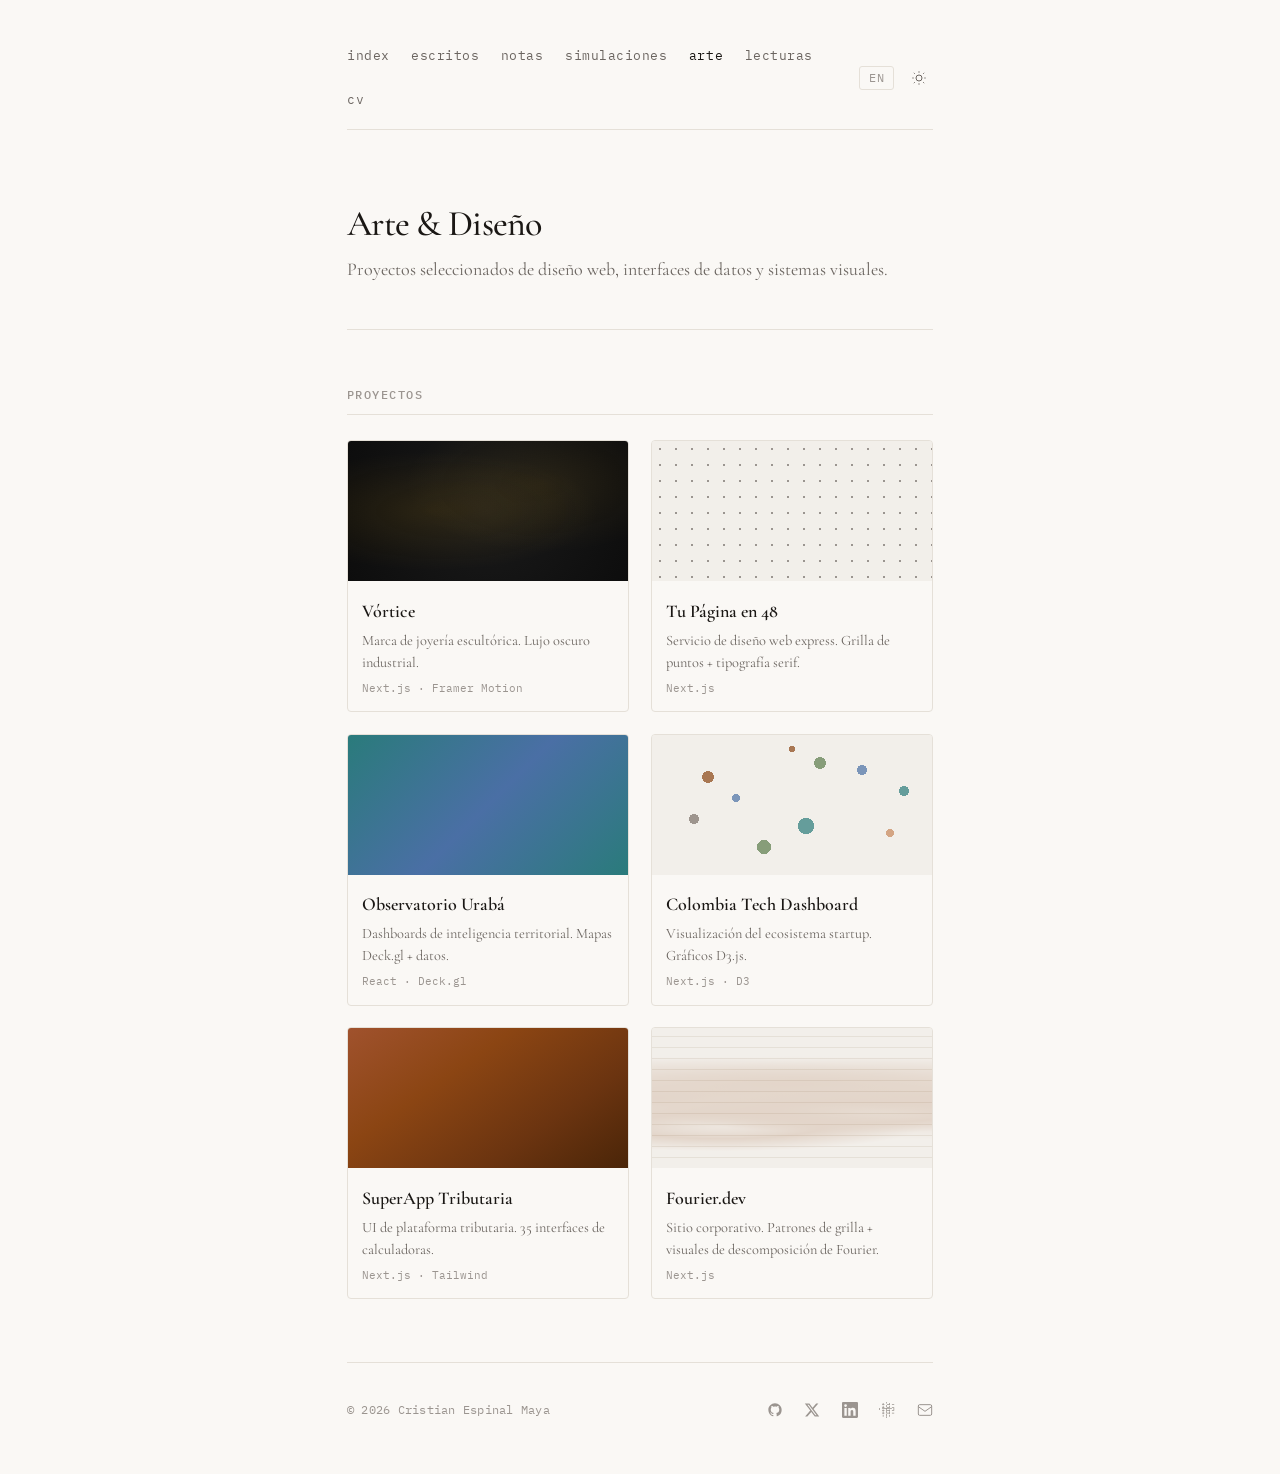
<file: art.html>
<!DOCTYPE html>
<html lang="es" data-theme="light">
<head>
  <meta charset="UTF-8">
  <meta name="viewport" content="width=device-width, initial-scale=1.0">
  <title>Art — Cristian Espinal Maya</title>
  <meta name="description" content="Design gallery — selected projects by Cristian Espinal Maya. Web platforms, dashboards, and brand identities.">
  <meta property="og:title" content="Art — Cristian Espinal Maya">
  <meta property="og:description" content="Design gallery showcasing web platforms, data dashboards, brand identities, and UI systems built with Next.js, D3, Deck.gl, and Framer Motion.">
  <meta property="og:type" content="website">
  <meta property="og:url" content="https://cespial.github.io/art">
  <link rel="canonical" href="https://cespial.github.io/art">
  <meta name="twitter:card" content="summary">
  <meta name="twitter:site" content="@cespial">
  <link rel="icon" href="data:image/svg+xml,<svg xmlns='http://www.w3.org/2000/svg' viewBox='0 0 100 100'><text y='.9em' font-size='90'>∑</text></svg>">
  <link rel="preconnect" href="https://fonts.googleapis.com">
  <link rel="preconnect" href="https://fonts.gstatic.com" crossorigin>
  <link href="https://fonts.googleapis.com/css2?family=Cormorant+Garamond:ital,wght@0,400;0,500;0,600;1,400;1,500&family=IBM+Plex+Mono:wght@300;400;500&display=swap" rel="stylesheet">
  <link rel="stylesheet" href="style.css">
  <noscript><style>.fade-in{opacity:1;transform:none;transition:none}</style></noscript>
  <style>
    /* Unique visual backgrounds for each art card */
    .visual-vortice {
      background:
        radial-gradient(ellipse at 30% 50%, #B8860B22 0%, transparent 60%),
        radial-gradient(ellipse at 70% 30%, #DAA52018 0%, transparent 50%),
        radial-gradient(circle at 50% 50%, #1a1a1a 0%, #0d0d0d 100%);
    }
    [data-theme="dark"] .visual-vortice {
      background:
        radial-gradient(ellipse at 30% 50%, #B8860B33 0%, transparent 60%),
        radial-gradient(ellipse at 70% 30%, #DAA52028 0%, transparent 50%),
        radial-gradient(circle at 50% 50%, #0a0a0a 0%, #000 100%);
    }

    .visual-tupagina {
      background:
        radial-gradient(circle, var(--text-tertiary) 1px, transparent 1px),
        var(--bg-subtle);
      background-size: 16px 16px;
    }

    .visual-observatorio {
      background:
        linear-gradient(0deg, transparent 49.5%, #4A6FA520 49.5%, #4A6FA520 50.5%, transparent 50.5%),
        linear-gradient(90deg, transparent 49.5%, #4A6FA520 49.5%, #4A6FA520 50.5%, transparent 50.5%),
        linear-gradient(135deg, #2A7B7B 0%, #4A6FA5 50%, #2A7B7B 100%);
      background-size: 24px 24px, 24px 24px, 100% 100%;
    }

    .visual-techdash {
      background: var(--bg-subtle);
      position: relative;
    }
    .visual-techdash::before {
      content: '';
      position: absolute;
      inset: 0;
      background:
        radial-gradient(circle at 20% 30%, #8B4513 6px, transparent 6px),
        radial-gradient(circle at 55% 65%, #2A7B7B 8px, transparent 8px),
        radial-gradient(circle at 75% 25%, #4A6FA5 5px, transparent 5px),
        radial-gradient(circle at 40% 80%, #5A7B4A 7px, transparent 7px),
        radial-gradient(circle at 85% 70%, #C8875A 4px, transparent 4px),
        radial-gradient(circle at 15% 60%, #7B7068 5px, transparent 5px),
        radial-gradient(circle at 60% 20%, #5A7B4A 6px, transparent 6px),
        radial-gradient(circle at 30% 45%, #4A6FA5 4px, transparent 4px),
        radial-gradient(circle at 90% 40%, #2A7B7B 5px, transparent 5px),
        radial-gradient(circle at 50% 10%, #8B4513 3px, transparent 3px);
      opacity: 0.7;
    }

    .visual-superapp {
      background: linear-gradient(145deg, #A0522D 0%, #8B4513 35%, #6B3410 70%, #4A2508 100%);
    }
    [data-theme="dark"] .visual-superapp {
      background: linear-gradient(145deg, #C8875A 0%, #A0522D 35%, #8B4513 70%, #6B3410 100%);
    }

    .visual-fourier {
      background:
        repeating-linear-gradient(
          0deg,
          transparent,
          transparent 10px,
          var(--border) 10px,
          var(--border) 11px
        ),
        var(--bg-subtle);
      position: relative;
    }
    .visual-fourier::before {
      content: '';
      position: absolute;
      inset: 0;
      background:
        radial-gradient(ellipse 120% 30% at 0% 50%, var(--accent) 0%, transparent 100%),
        radial-gradient(ellipse 120% 30% at 25% 70%, transparent 0%, var(--accent) 30%, transparent 60%),
        radial-gradient(ellipse 120% 20% at 50% 40%, var(--accent) 0%, transparent 100%),
        radial-gradient(ellipse 120% 25% at 75% 60%, transparent 0%, var(--accent) 30%, transparent 60%),
        radial-gradient(ellipse 120% 30% at 100% 50%, var(--accent) 0%, transparent 100%);
      opacity: 0.15;
    }
  </style>
</head>
<body>
<div class="page">

  <!-- ════ NAV ════ -->
  <nav>
    <div class="nav-left">
      <a href="index.html">index</a>
      <a href="writing.html"><span data-lang="es">escritos</span><span data-lang="en">writing</span></a>
      <a href="notes.html"><span data-lang="es">notas</span><span data-lang="en">notes</span></a>
      <a href="simulations.html"><span data-lang="es">simulaciones</span><span data-lang="en">simulations</span></a>
      <a href="art.html" class="active"><span data-lang="es">arte</span><span data-lang="en">art</span></a>
      <a href="reading.html"><span data-lang="es">lecturas</span><span data-lang="en">reading</span></a>
      <a href="cv.html">cv</a>
    </div>
    <div class="nav-right">
      <button class="lang-toggle" id="langToggle" aria-label="Switch language">EN</button>
      <button class="theme-toggle" id="themeToggle" aria-label="Toggle theme">
        <svg class="icon-sun" xmlns="http://www.w3.org/2000/svg" fill="none" viewBox="0 0 24 24" stroke="currentColor" stroke-width="1.5">
          <circle cx="12" cy="12" r="4.5"/><path d="M12 2v2m0 16v2M4.22 4.22l1.42 1.42m12.72 12.72l1.42 1.42M2 12h2m16 0h2M4.22 19.78l1.42-1.42M18.36 5.64l1.42-1.42"/>
        </svg>
        <svg class="icon-moon" xmlns="http://www.w3.org/2000/svg" fill="none" viewBox="0 0 24 24" stroke="currentColor" stroke-width="1.5" style="display:none">
          <path d="M21.75 15.5A9.72 9.72 0 018.5 2.25 9.75 9.75 0 1021.75 15.5z"/>
        </svg>
      </button>
    </div>
  </nav>

  <!-- ════ PAGE HEADER ════ -->
  <section class="page-header fade-in">
    <h1>
      <span data-lang="es">Arte & Dise&ntilde;o</span>
      <span data-lang="en">Art & Design</span>
    </h1>
    <p class="page-subtitle">
      <span data-lang="es">Proyectos seleccionados de dise&ntilde;o web, interfaces de datos y sistemas visuales.</span>
      <span data-lang="en">Selected projects in web design, data interfaces, and visual systems.</span>
    </p>
  </section>

  <div class="divider"></div>

  <!-- ════ GALLERY ════ -->
  <section class="index-section">
    <div class="section-label fade-in">
      <span data-lang="es">Proyectos</span>
      <span data-lang="en">Projects</span>
    </div>

    <div class="art-grid stagger">

      <!-- 1. Vortice -->
      <div class="art-card fade-in">
        <div class="art-card-visual visual-vortice"></div>
        <div class="art-card-info">
          <div class="art-card-title">V&oacute;rtice</div>
          <div class="art-card-desc">
            <span data-lang="es">Marca de joyer&iacute;a escult&oacute;rica. Lujo oscuro industrial.</span>
            <span data-lang="en">Sculptural jewelry brand. Industrial dark luxury.</span>
          </div>
          <div class="art-card-meta">Next.js &middot; Framer Motion</div>
        </div>
      </div>

      <!-- 2. Tu Pagina en 48 -->
      <div class="art-card fade-in">
        <div class="art-card-visual visual-tupagina"></div>
        <div class="art-card-info">
          <div class="art-card-title">Tu P&aacute;gina en 48</div>
          <div class="art-card-desc">
            <span data-lang="es">Servicio de dise&ntilde;o web express. Grilla de puntos + tipograf&iacute;a serif.</span>
            <span data-lang="en">Express web design service. Dot grid + serif typography.</span>
          </div>
          <div class="art-card-meta">Next.js</div>
        </div>
      </div>

      <!-- 3. Observatorio Uraba -->
      <div class="art-card fade-in">
        <div class="art-card-visual visual-observatorio"></div>
        <div class="art-card-info">
          <div class="art-card-title">Observatorio Urab&aacute;</div>
          <div class="art-card-desc">
            <span data-lang="es">Dashboards de inteligencia territorial. Mapas Deck.gl + datos.</span>
            <span data-lang="en">Territorial intelligence dashboards. Deck.gl maps + data.</span>
          </div>
          <div class="art-card-meta">React &middot; Deck.gl</div>
        </div>
      </div>

      <!-- 4. Colombia Tech Dashboard -->
      <div class="art-card fade-in">
        <div class="art-card-visual visual-techdash"></div>
        <div class="art-card-info">
          <div class="art-card-title">Colombia Tech Dashboard</div>
          <div class="art-card-desc">
            <span data-lang="es">Visualizaci&oacute;n del ecosistema startup. Gr&aacute;ficos D3.js.</span>
            <span data-lang="en">Startup ecosystem visualization. D3.js charts.</span>
          </div>
          <div class="art-card-meta">Next.js &middot; D3</div>
        </div>
      </div>

      <!-- 5. SuperApp Tributaria -->
      <div class="art-card fade-in">
        <div class="art-card-visual visual-superapp"></div>
        <div class="art-card-info">
          <div class="art-card-title">SuperApp Tributaria</div>
          <div class="art-card-desc">
            <span data-lang="es">UI de plataforma tributaria. 35 interfaces de calculadoras.</span>
            <span data-lang="en">Tax platform UI. 35 calculator interfaces.</span>
          </div>
          <div class="art-card-meta">Next.js &middot; Tailwind</div>
        </div>
      </div>

      <!-- 6. Fourier.dev -->
      <a href="https://fourier.dev" target="_blank" rel="noopener" class="art-card fade-in" style="text-decoration:none;color:inherit">
        <div class="art-card-visual visual-fourier"></div>
        <div class="art-card-info">
          <div class="art-card-title">Fourier.dev</div>
          <div class="art-card-desc">
            <span data-lang="es">Sitio corporativo. Patrones de grilla + visuales de descomposici&oacute;n de Fourier.</span>
            <span data-lang="en">Company site. Grid patterns + Fourier decomposition visuals.</span>
          </div>
          <div class="art-card-meta">Next.js</div>
        </div>
      </a>

    </div>
  </section>

  <!-- ════ FOOTER ════ -->
  <footer class="fade-in">
    <span class="footer-copy">&copy; 2026 Cristian Espinal Maya</span>
    <div class="social-links">
      <a href="https://github.com/Cespial" target="_blank" rel="noopener" aria-label="GitHub"><svg viewBox="0 0 24 24" fill="currentColor"><path d="M12 2C6.477 2 2 6.484 2 12.017c0 4.425 2.865 8.18 6.839 9.504.5.092.682-.217.682-.483 0-.237-.008-.868-.013-1.703-2.782.605-3.369-1.343-3.369-1.343-.454-1.158-1.11-1.466-1.11-1.466-.908-.62.069-.608.069-.608 1.003.07 1.531 1.032 1.531 1.032.892 1.53 2.341 1.088 2.91.832.092-.647.35-1.088.636-1.338-2.22-.253-4.555-1.113-4.555-4.951 0-1.093.39-1.988 1.029-2.688-.103-.253-.446-1.272.098-2.65 0 0 .84-.27 2.75 1.026A9.564 9.564 0 0112 6.844c.85.004 1.705.115 2.504.337 1.909-1.296 2.747-1.027 2.747-1.027.546 1.379.202 2.398.1 2.651.64.7 1.028 1.595 1.028 2.688 0 3.848-2.339 4.695-4.566 4.943.359.309.678.92.678 1.855 0 1.338-.012 2.419-.012 2.747 0 .268.18.58.688.482A10.019 10.019 0 0022 12.017C22 6.484 17.522 2 12 2z"/></svg></a>
      <a href="https://x.com/cespial" target="_blank" rel="noopener" aria-label="X"><svg viewBox="0 0 24 24" fill="currentColor"><path d="M18.244 2.25h3.308l-7.227 8.26 8.502 11.24H16.17l-5.214-6.817L4.99 21.75H1.68l7.73-8.835L1.254 2.25H8.08l4.713 6.231zm-1.161 17.52h1.833L7.084 4.126H5.117z"/></svg></a>
      <a href="https://linkedin.com/in/cespial" target="_blank" rel="noopener" aria-label="LinkedIn"><svg viewBox="0 0 24 24" fill="currentColor"><path d="M20.447 20.452h-3.554v-5.569c0-1.328-.027-3.037-1.852-3.037-1.853 0-2.136 1.445-2.136 2.939v5.667H9.351V9h3.414v1.561h.046c.477-.9 1.637-1.85 3.37-1.85 3.601 0 4.267 2.37 4.267 5.455v6.286zM5.337 7.433a2.062 2.062 0 01-2.063-2.065 2.064 2.064 0 112.063 2.065zm1.782 13.019H3.555V9h3.564v11.452zM22.225 0H1.771C.792 0 0 .774 0 1.729v20.542C0 23.227.792 24 1.771 24h20.451C23.2 24 24 23.227 24 22.271V1.729C24 .774 23.2 0 22.222 0h.003z"/></svg></a>
      <a href="https://public.tableau.com/app/profile/cristian.espinal.maya" target="_blank" rel="noopener" aria-label="Tableau"><svg viewBox="0 0 24 24" fill="currentColor"><path d="M11.654 0v2.311h-1.15V0h1.15zm4.828 1.394v3.118h-1.15V1.394h1.15zm-9.68 0v3.118H5.651V1.394h1.15zM12 3.31h3.456v1.15H12V3.31zm-7.345 0h3.456v1.15H4.655V3.31zm14.69 0h3.456v1.15h-3.456V3.31zM11.654 4.46v3.456H10.5V4.46h1.15zM6.827 5.61v3.118H5.677V5.61h1.15zm9.656 0v3.118h-1.15V5.61h1.15zM12 7.916h3.456v1.15H12v-1.15zm-7.345 0h3.456v1.15H4.655v-1.15zm14.69 0h3.456v1.15h-3.456v-1.15zM1.154 9.066v3.118H0V9.066h1.154zm21.692 0V12.184h-1.154V9.066h1.154zM12 9.066h7.345v1.154H12V9.066zm-7.345 0H12v1.154H4.655V9.066zm7 1.154v3.456h-1.15v-3.456h1.15zm-4.828 1.15v3.118H5.677v-3.118h1.15zm9.656 0v3.118h-1.15v-3.118h1.15zM12 12.52h3.456v1.15H12v-1.15zm-7.345 0h3.456v1.15H4.655v-1.15zm14.69 0h3.456v1.15h-3.456v-1.15zM11.654 13.672v3.456H10.5v-3.456h1.15zm-4.827 1.15v3.118H5.677v-3.118h1.15zm9.656 0v3.118h-1.15v-3.118h1.15zM12 16.128h3.456v1.15H12v-1.15zm-7.345 0h3.456v1.15H4.655v-1.15zm14.69 0h3.456v1.15h-3.456v-1.15zM11.654 17.978v3.456H10.5v-3.456h1.15zm-4.827 1.15v3.118H5.677V19.128h1.15zm9.656 0v3.118h-1.15V19.128h1.15zM11.654 21.69V24H10.5v-2.311h1.15z"/></svg></a>
      <a href="mailto:cristian@fourier.dev" aria-label="Email"><svg viewBox="0 0 24 24" fill="none" stroke="currentColor" stroke-width="1.5"><rect x="2" y="4" width="20" height="16" rx="2"/><path d="m2 7 10 7 10-7"/></svg></a>
    </div>
  </footer>

</div>

<script src="shared.js"></script>
</body>
</html>
</file>
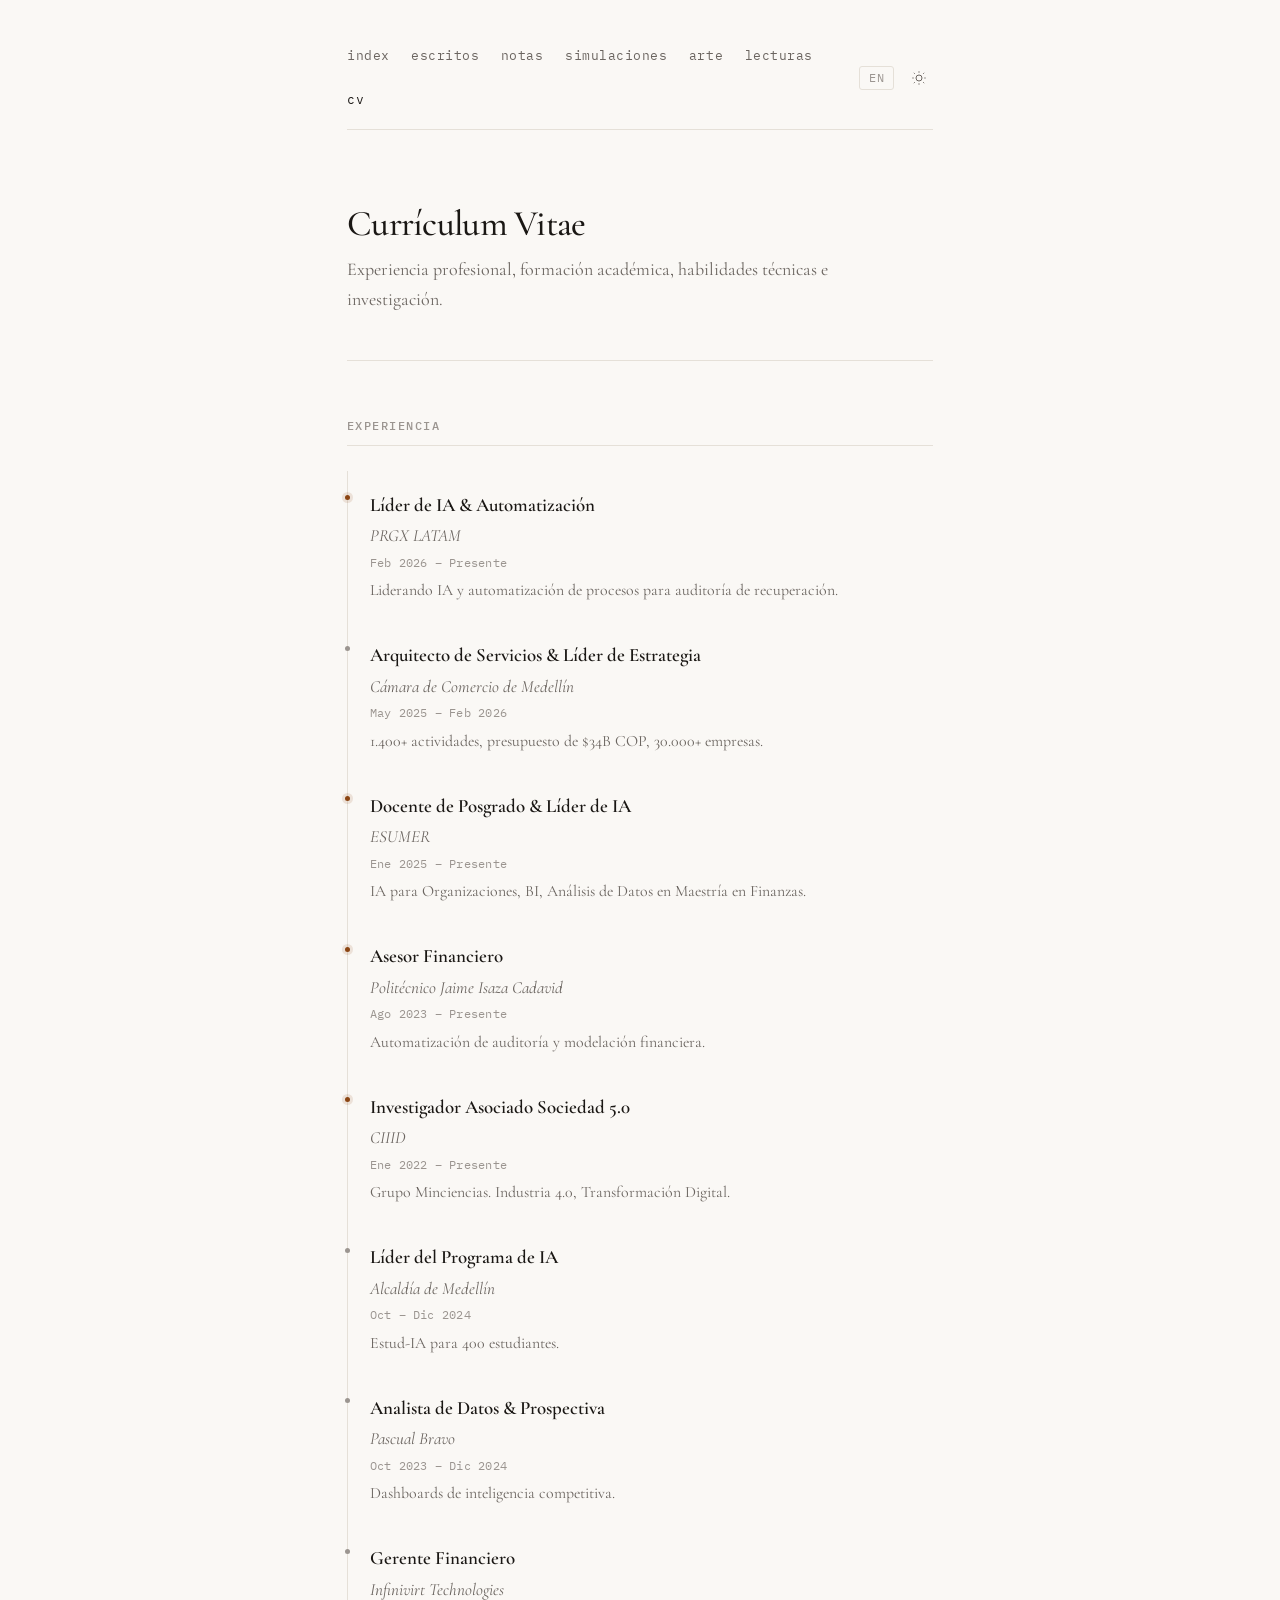
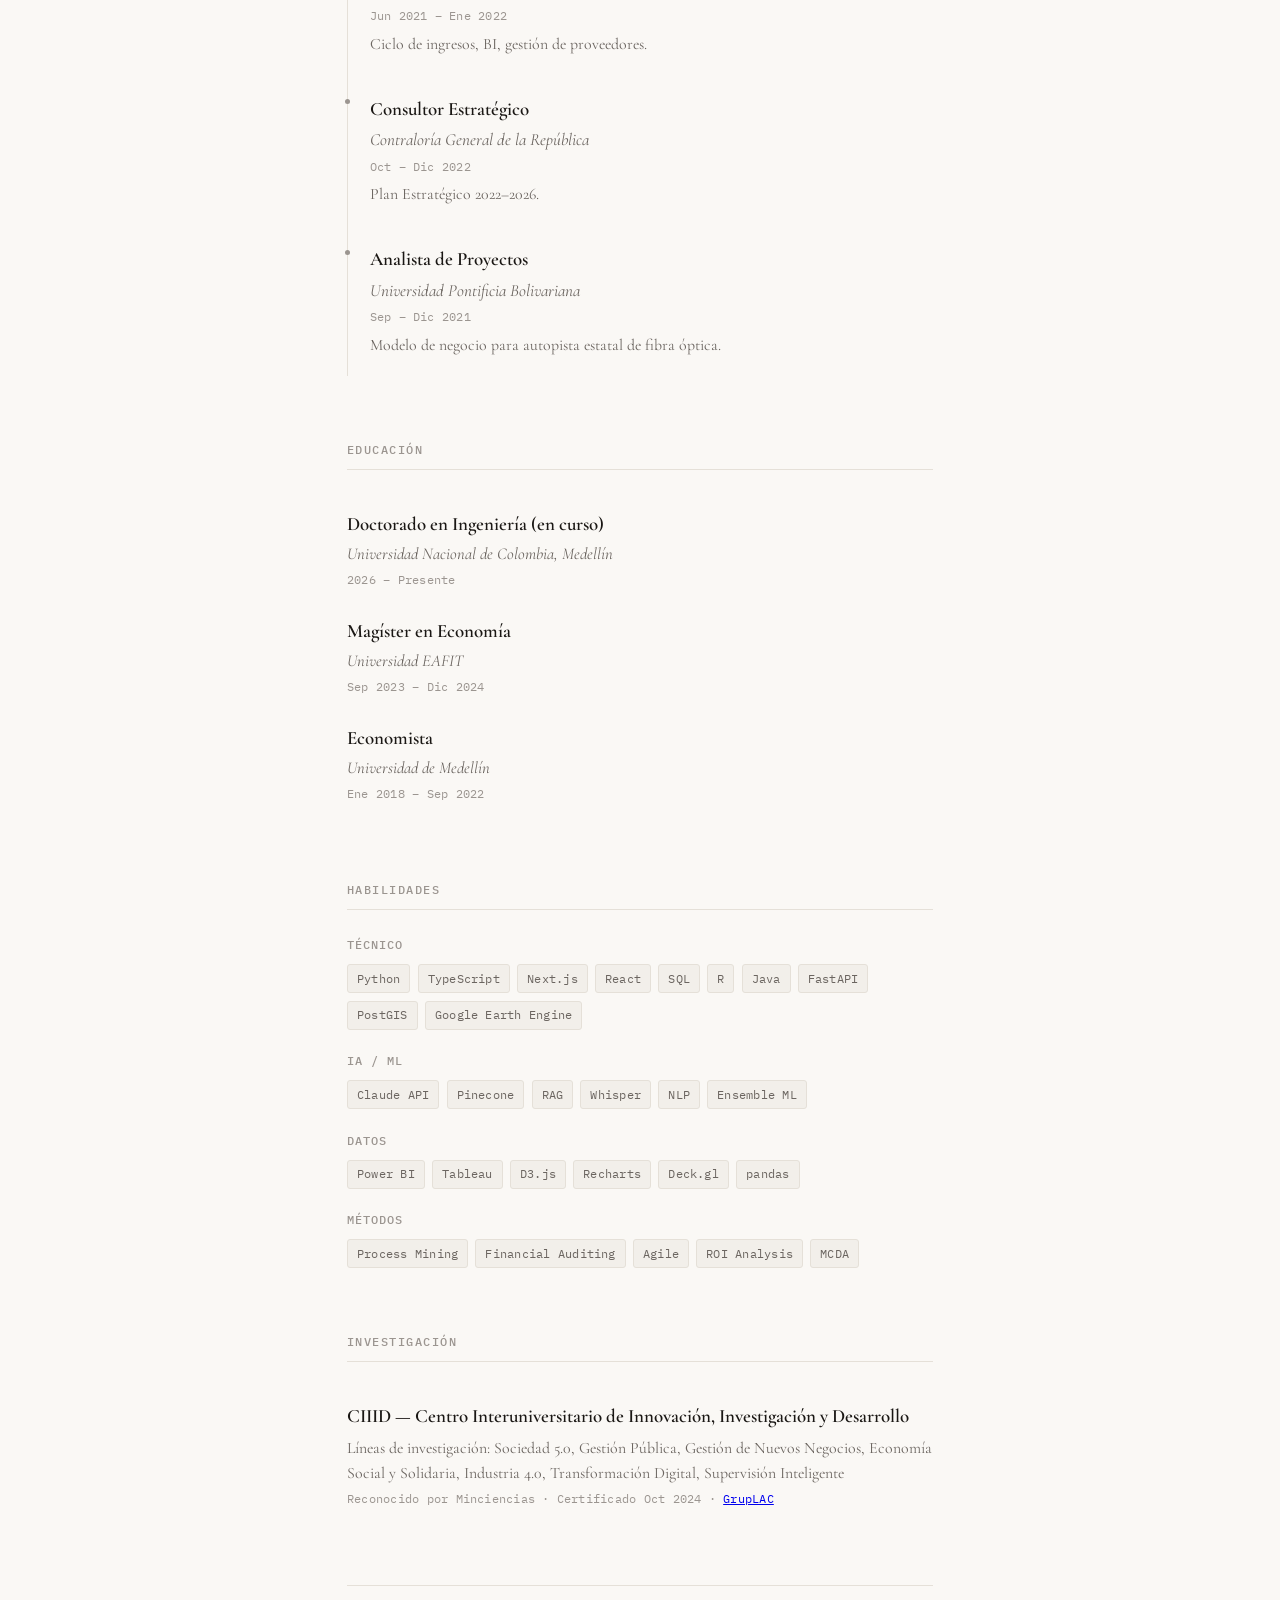
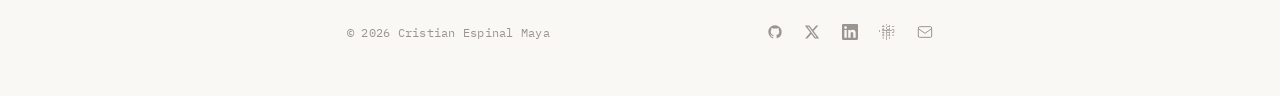
<file: cv.html>
<!DOCTYPE html>
<html lang="es" data-theme="light">
<head>
  <meta charset="UTF-8">
  <meta name="viewport" content="width=device-width, initial-scale=1.0">
  <title>CV — Cristian Espinal Maya</title>
  <meta name="description" content="Curriculum vitae of Cristian Espinal Maya — Economist & Remote Sensing Researcher based in Medellín, Colombia.">
  <meta property="og:title" content="CV — Cristian Espinal Maya">
  <meta property="og:description" content="Experience, education, technical skills, and research background of Cristian Espinal Maya.">
  <meta property="og:type" content="website">
  <meta property="og:url" content="https://cespial.github.io/cv">
  <link rel="canonical" href="https://cespial.github.io/cv">
  <meta name="twitter:card" content="summary">
  <meta name="twitter:site" content="@cespial">
  <link rel="icon" href="data:image/svg+xml,<svg xmlns='http://www.w3.org/2000/svg' viewBox='0 0 100 100'><text y='.9em' font-size='90'>∑</text></svg>">
  <link rel="preconnect" href="https://fonts.googleapis.com">
  <link rel="preconnect" href="https://fonts.gstatic.com" crossorigin>
  <link href="https://fonts.googleapis.com/css2?family=Cormorant+Garamond:ital,wght@0,400;0,500;0,600;1,400;1,500&family=IBM+Plex+Mono:wght@300;400;500&display=swap" rel="stylesheet">
  <link rel="stylesheet" href="style.css">
  <noscript><style>.fade-in{opacity:1;transform:none;transition:none}</style></noscript>
  <style>
    .skills-group { margin-bottom: 1.2rem; }
    .skills-label {
      font-family: var(--mono); font-size: 0.65rem; font-weight: 500;
      text-transform: uppercase; letter-spacing: 0.08em; color: var(--text-tertiary);
      margin-bottom: 0.5rem;
    }
    .skills-tags { display: flex; flex-wrap: wrap; gap: 0.4rem; }
    .skill-tag {
      font-family: var(--mono); font-size: 0.65rem; font-weight: 400;
      color: var(--text-secondary); background: var(--bg-subtle);
      border: 1px solid var(--border); border-radius: 3px;
      padding: 0.2rem 0.5rem; letter-spacing: 0.02em;
      transition: color 0.3s, background 0.3s, border-color 0.3s;
    }
    .skill-tag:hover { color: var(--text); border-color: var(--text-tertiary); }
    .research-item { padding: 0.7rem 0; }
    .research-group {
      font-family: var(--serif); font-size: 1.05rem; font-weight: 600;
    }
    .research-topics {
      font-size: 0.88rem; color: var(--text-secondary); margin-top: 0.2rem; line-height: 1.6;
    }
    .research-note {
      font-family: var(--mono); font-size: 0.65rem; color: var(--text-tertiary);
      margin-top: 0.15rem; letter-spacing: 0.02em;
    }
  </style>
</head>
<body>
<div class="page">

  <!-- ════ NAV ════ -->
  <nav>
    <div class="nav-left">
      <a href="index.html">index</a>
      <a href="writing.html"><span data-lang="es">escritos</span><span data-lang="en">writing</span></a>
      <a href="notes.html"><span data-lang="es">notas</span><span data-lang="en">notes</span></a>
      <a href="simulations.html"><span data-lang="es">simulaciones</span><span data-lang="en">simulations</span></a>
      <a href="art.html"><span data-lang="es">arte</span><span data-lang="en">art</span></a>
      <a href="reading.html"><span data-lang="es">lecturas</span><span data-lang="en">reading</span></a>
      <a href="cv.html" class="active">cv</a>
    </div>
    <div class="nav-right">
      <button class="lang-toggle" id="langToggle" aria-label="Switch language">EN</button>
      <button class="theme-toggle" id="themeToggle" aria-label="Toggle theme">
        <svg class="icon-sun" xmlns="http://www.w3.org/2000/svg" fill="none" viewBox="0 0 24 24" stroke="currentColor" stroke-width="1.5">
          <circle cx="12" cy="12" r="4.5"/><path d="M12 2v2m0 16v2M4.22 4.22l1.42 1.42m12.72 12.72l1.42 1.42M2 12h2m16 0h2M4.22 19.78l1.42-1.42M18.36 5.64l1.42-1.42"/>
        </svg>
        <svg class="icon-moon" xmlns="http://www.w3.org/2000/svg" fill="none" viewBox="0 0 24 24" stroke="currentColor" stroke-width="1.5" style="display:none">
          <path d="M21.75 15.5A9.72 9.72 0 018.5 2.25 9.75 9.75 0 1021.75 15.5z"/>
        </svg>
      </button>
    </div>
  </nav>

  <!-- ════ PAGE HEADER ════ -->
  <section class="page-header fade-in">
    <h1>
      <span data-lang="es">Curr&iacute;culum Vitae</span>
      <span data-lang="en">Curriculum Vitae</span>
    </h1>
    <p class="page-subtitle">
      <span data-lang="es">Experiencia profesional, formaci&oacute;n acad&eacute;mica, habilidades t&eacute;cnicas e investigaci&oacute;n.</span>
      <span data-lang="en">Professional experience, education, technical skills, and research.</span>
    </p>
  </section>

  <div class="divider"></div>

  <!-- ════ EXPERIENCE ════ -->
  <section class="index-section">
    <div class="section-label fade-in">
      <span data-lang="es">Experiencia</span>
      <span data-lang="en">Experience</span>
    </div>

    <ul class="timeline stagger">

      <!-- PRGX LATAM -->
      <li class="timeline-item current fade-in">
        <div class="timeline-role">
          <span data-lang="es">L&iacute;der de IA & Automatizaci&oacute;n</span>
          <span data-lang="en">AI & Automation Lead</span>
        </div>
        <div class="timeline-org">PRGX LATAM</div>
        <div class="timeline-date">
          <span data-lang="es">Feb 2026 &ndash; Presente</span>
          <span data-lang="en">Feb 2026 &ndash; Present</span>
        </div>
        <p class="timeline-desc">
          <span data-lang="es">Liderando IA y automatizaci&oacute;n de procesos para auditor&iacute;a de recuperaci&oacute;n.</span>
          <span data-lang="en">Leading AI and process automation for recovery audit.</span>
        </p>
      </li>

      <!-- Camara de Comercio -->
      <li class="timeline-item fade-in">
        <div class="timeline-role">
          <span data-lang="es">Arquitecto de Servicios & L&iacute;der de Estrategia</span>
          <span data-lang="en">Service Architect & Strategy Lead</span>
        </div>
        <div class="timeline-org">C&aacute;mara de Comercio de Medell&iacute;n</div>
        <div class="timeline-date">
          <span data-lang="es">May 2025 &ndash; Feb 2026</span>
          <span data-lang="en">May 2025 &ndash; Feb 2026</span>
        </div>
        <p class="timeline-desc">
          <span data-lang="es">1.400+ actividades, presupuesto de $34B COP, 30.000+ empresas.</span>
          <span data-lang="en">1,400+ activities, $34B COP budget, 30,000+ companies.</span>
        </p>
      </li>

      <!-- ESUMER -->
      <li class="timeline-item current fade-in">
        <div class="timeline-role">
          <span data-lang="es">Docente de Posgrado & L&iacute;der de IA</span>
          <span data-lang="en">Postgraduate Lecturer & AI Lead</span>
        </div>
        <div class="timeline-org">ESUMER</div>
        <div class="timeline-date">
          <span data-lang="es">Ene 2025 &ndash; Presente</span>
          <span data-lang="en">Jan 2025 &ndash; Present</span>
        </div>
        <p class="timeline-desc">
          <span data-lang="es">IA para Organizaciones, BI, An&aacute;lisis de Datos en Maestr&iacute;a en Finanzas.</span>
          <span data-lang="en">AI for Organizations, BI, Data Analysis in Master's Finance.</span>
        </p>
      </li>

      <!-- Politecnico JIC -->
      <li class="timeline-item current fade-in">
        <div class="timeline-role">
          <span data-lang="es">Asesor Financiero</span>
          <span data-lang="en">Financial Advisor</span>
        </div>
        <div class="timeline-org">Polit&eacute;cnico Jaime Isaza Cadavid</div>
        <div class="timeline-date">
          <span data-lang="es">Ago 2023 &ndash; Presente</span>
          <span data-lang="en">Aug 2023 &ndash; Present</span>
        </div>
        <p class="timeline-desc">
          <span data-lang="es">Automatizaci&oacute;n de auditor&iacute;a y modelaci&oacute;n financiera.</span>
          <span data-lang="en">Audit automation and financial modeling.</span>
        </p>
      </li>

      <!-- CIIID -->
      <li class="timeline-item current fade-in">
        <div class="timeline-role">
          <span data-lang="es">Investigador Asociado Sociedad 5.0</span>
          <span data-lang="en">Research Associate Society 5.0</span>
        </div>
        <div class="timeline-org">CIIID</div>
        <div class="timeline-date">
          <span data-lang="es">Ene 2022 &ndash; Presente</span>
          <span data-lang="en">Jan 2022 &ndash; Present</span>
        </div>
        <p class="timeline-desc">
          <span data-lang="es">Grupo Minciencias. Industria 4.0, Transformaci&oacute;n Digital.</span>
          <span data-lang="en">Minciencias group. Industry 4.0, Digital Transformation.</span>
        </p>
      </li>

      <!-- Alcaldia de Medellin -->
      <li class="timeline-item fade-in">
        <div class="timeline-role">
          <span data-lang="es">L&iacute;der del Programa de IA</span>
          <span data-lang="en">AI Program Lead</span>
        </div>
        <div class="timeline-org">Alcald&iacute;a de Medell&iacute;n</div>
        <div class="timeline-date">
          <span data-lang="es">Oct &ndash; Dic 2024</span>
          <span data-lang="en">Oct &ndash; Dec 2024</span>
        </div>
        <p class="timeline-desc">
          <span data-lang="es">Estud-IA para 400 estudiantes.</span>
          <span data-lang="en">Estud-IA for 400 students.</span>
        </p>
      </li>

      <!-- Pascual Bravo -->
      <li class="timeline-item fade-in">
        <div class="timeline-role">
          <span data-lang="es">Analista de Datos & Prospectiva</span>
          <span data-lang="en">Data & Foresight Analyst</span>
        </div>
        <div class="timeline-org">Pascual Bravo</div>
        <div class="timeline-date">
          <span data-lang="es">Oct 2023 &ndash; Dic 2024</span>
          <span data-lang="en">Oct 2023 &ndash; Dec 2024</span>
        </div>
        <p class="timeline-desc">
          <span data-lang="es">Dashboards de inteligencia competitiva.</span>
          <span data-lang="en">Competitive intelligence dashboards.</span>
        </p>
      </li>

      <!-- Infinivirt -->
      <li class="timeline-item fade-in">
        <div class="timeline-role">
          <span data-lang="es">Gerente Financiero</span>
          <span data-lang="en">Financial Manager</span>
        </div>
        <div class="timeline-org">Infinivirt Technologies</div>
        <div class="timeline-date">
          <span data-lang="es">Jun 2021 &ndash; Ene 2022</span>
          <span data-lang="en">Jun 2021 &ndash; Jan 2022</span>
        </div>
        <p class="timeline-desc">
          <span data-lang="es">Ciclo de ingresos, BI, gesti&oacute;n de proveedores.</span>
          <span data-lang="en">Revenue cycle, BI, vendor management.</span>
        </p>
      </li>

      <!-- Contraloria -->
      <li class="timeline-item fade-in">
        <div class="timeline-role">
          <span data-lang="es">Consultor Estrat&eacute;gico</span>
          <span data-lang="en">Strategic Consultant</span>
        </div>
        <div class="timeline-org">Contralor&iacute;a General de la Rep&uacute;blica</div>
        <div class="timeline-date">
          <span data-lang="es">Oct &ndash; Dic 2022</span>
          <span data-lang="en">Oct &ndash; Dec 2022</span>
        </div>
        <p class="timeline-desc">
          <span data-lang="es">Plan Estrat&eacute;gico 2022&ndash;2026.</span>
          <span data-lang="en">Strategic Plan 2022&ndash;2026.</span>
        </p>
      </li>

      <!-- UPB -->
      <li class="timeline-item fade-in">
        <div class="timeline-role">
          <span data-lang="es">Analista de Proyectos</span>
          <span data-lang="en">Project Analyst</span>
        </div>
        <div class="timeline-org">Universidad Pontificia Bolivariana</div>
        <div class="timeline-date">
          <span data-lang="es">Sep &ndash; Dic 2021</span>
          <span data-lang="en">Sep &ndash; Dec 2021</span>
        </div>
        <p class="timeline-desc">
          <span data-lang="es">Modelo de negocio para autopista estatal de fibra &oacute;ptica.</span>
          <span data-lang="en">Business model for state-owned fiber optic highway.</span>
        </p>
      </li>

    </ul>
  </section>

  <!-- ════ EDUCATION ════ -->
  <section class="index-section">
    <div class="section-label fade-in">
      <span data-lang="es">Educaci&oacute;n</span>
      <span data-lang="en">Education</span>
    </div>

    <div class="stagger">

      <div class="edu-item fade-in">
        <div class="edu-degree"><span data-lang="es">Doctorado en Ingenier&iacute;a (en curso)</span><span data-lang="en">PhD in Engineering (in progress)</span></div>
        <div class="edu-school">Universidad Nacional de Colombia, Medell&iacute;n</div>
        <div class="edu-date">2026 &ndash; <span data-lang="es">Presente</span><span data-lang="en">Present</span></div>
      </div>

      <div class="edu-item fade-in">
        <div class="edu-degree">
          <span data-lang="es">Mag&iacute;ster en Econom&iacute;a</span>
          <span data-lang="en">M.A. in Economics</span>
        </div>
        <div class="edu-school">Universidad EAFIT</div>
        <div class="edu-date">
          <span data-lang="es">Sep 2023 &ndash; Dic 2024</span>
          <span data-lang="en">Sep 2023 &ndash; Dec 2024</span>
        </div>
      </div>

      <div class="edu-item fade-in">
        <div class="edu-degree">
          <span data-lang="es">Economista</span>
          <span data-lang="en">B.A. in Economics</span>
        </div>
        <div class="edu-school">Universidad de Medell&iacute;n</div>
        <div class="edu-date">
          <span data-lang="es">Ene 2018 &ndash; Sep 2022</span>
          <span data-lang="en">Jan 2018 &ndash; Sep 2022</span>
        </div>
      </div>

    </div>
  </section>

  <!-- ════ SKILLS ════ -->
  <section class="index-section">
    <div class="section-label fade-in">
      <span data-lang="es">Habilidades</span>
      <span data-lang="en">Skills</span>
    </div>

    <div class="stagger">

      <div class="skills-group fade-in">
        <div class="skills-label"><span data-lang="es">T&eacute;cnico</span><span data-lang="en">Technical</span></div>
        <div class="skills-tags">
          <span class="skill-tag">Python</span>
          <span class="skill-tag">TypeScript</span>
          <span class="skill-tag">Next.js</span>
          <span class="skill-tag">React</span>
          <span class="skill-tag">SQL</span>
          <span class="skill-tag">R</span>
          <span class="skill-tag">Java</span>
          <span class="skill-tag">FastAPI</span>
          <span class="skill-tag">PostGIS</span>
          <span class="skill-tag">Google Earth Engine</span>
        </div>
      </div>

      <div class="skills-group fade-in">
        <div class="skills-label"><span data-lang="es">IA / ML</span><span data-lang="en">AI / ML</span></div>
        <div class="skills-tags">
          <span class="skill-tag">Claude API</span>
          <span class="skill-tag">Pinecone</span>
          <span class="skill-tag">RAG</span>
          <span class="skill-tag">Whisper</span>
          <span class="skill-tag">NLP</span>
          <span class="skill-tag">Ensemble ML</span>
        </div>
      </div>

      <div class="skills-group fade-in">
        <div class="skills-label"><span data-lang="es">Datos</span><span data-lang="en">Data</span></div>
        <div class="skills-tags">
          <span class="skill-tag">Power BI</span>
          <span class="skill-tag">Tableau</span>
          <span class="skill-tag">D3.js</span>
          <span class="skill-tag">Recharts</span>
          <span class="skill-tag">Deck.gl</span>
          <span class="skill-tag">pandas</span>
        </div>
      </div>

      <div class="skills-group fade-in">
        <div class="skills-label"><span data-lang="es">M&eacute;todos</span><span data-lang="en">Methods</span></div>
        <div class="skills-tags">
          <span class="skill-tag">Process Mining</span>
          <span class="skill-tag">Financial Auditing</span>
          <span class="skill-tag">Agile</span>
          <span class="skill-tag">ROI Analysis</span>
          <span class="skill-tag">MCDA</span>
        </div>
      </div>

    </div>
  </section>

  <!-- ════ RESEARCH ════ -->
  <section class="index-section">
    <div class="section-label fade-in">
      <span data-lang="es">Investigaci&oacute;n</span>
      <span data-lang="en">Research</span>
    </div>

    <div class="stagger">
      <div class="research-item fade-in">
        <div class="research-group">CIIID &mdash; Centro Interuniversitario de Innovaci&oacute;n, Investigaci&oacute;n y Desarrollo</div>
        <p class="research-topics">
          <span data-lang="es">L&iacute;neas de investigaci&oacute;n: Sociedad 5.0, Gesti&oacute;n P&uacute;blica, Gesti&oacute;n de Nuevos Negocios, Econom&iacute;a Social y Solidaria, Industria 4.0, Transformaci&oacute;n Digital, Supervisi&oacute;n Inteligente</span>
          <span data-lang="en">Research lines: Society 5.0, Public Management, New Business Management, Social & Solidarity Economy, Industry 4.0, Digital Transformation, Smart Supervision</span>
        </p>
        <p class="research-note">
          <span data-lang="es">Reconocido por Minciencias &middot; Certificado Oct 2024 &middot; <a href="https://scienti.minciencias.gov.co/gruplac/jsp/visualiza/visualizagr.jsp?nro=00000000024473" target="_blank" rel="noopener">GrupLAC</a></span>
          <span data-lang="en">Minciencias-recognized &middot; Certified Oct 2024 &middot; <a href="https://scienti.minciencias.gov.co/gruplac/jsp/visualiza/visualizagr.jsp?nro=00000000024473" target="_blank" rel="noopener">GrupLAC</a></span>
        </p>
      </div>
    </div>
  </section>

  <!-- ════ FOOTER ════ -->
  <footer class="fade-in">
    <span class="footer-copy">&copy; 2026 Cristian Espinal Maya</span>
    <div class="social-links">
      <a href="https://github.com/Cespial" target="_blank" rel="noopener" aria-label="GitHub"><svg viewBox="0 0 24 24" fill="currentColor"><path d="M12 2C6.477 2 2 6.484 2 12.017c0 4.425 2.865 8.18 6.839 9.504.5.092.682-.217.682-.483 0-.237-.008-.868-.013-1.703-2.782.605-3.369-1.343-3.369-1.343-.454-1.158-1.11-1.466-1.11-1.466-.908-.62.069-.608.069-.608 1.003.07 1.531 1.032 1.531 1.032.892 1.53 2.341 1.088 2.91.832.092-.647.35-1.088.636-1.338-2.22-.253-4.555-1.113-4.555-4.951 0-1.093.39-1.988 1.029-2.688-.103-.253-.446-1.272.098-2.65 0 0 .84-.27 2.75 1.026A9.564 9.564 0 0112 6.844c.85.004 1.705.115 2.504.337 1.909-1.296 2.747-1.027 2.747-1.027.546 1.379.202 2.398.1 2.651.64.7 1.028 1.595 1.028 2.688 0 3.848-2.339 4.695-4.566 4.943.359.309.678.92.678 1.855 0 1.338-.012 2.419-.012 2.747 0 .268.18.58.688.482A10.019 10.019 0 0022 12.017C22 6.484 17.522 2 12 2z"/></svg></a>
      <a href="https://x.com/cespial" target="_blank" rel="noopener" aria-label="X"><svg viewBox="0 0 24 24" fill="currentColor"><path d="M18.244 2.25h3.308l-7.227 8.26 8.502 11.24H16.17l-5.214-6.817L4.99 21.75H1.68l7.73-8.835L1.254 2.25H8.08l4.713 6.231zm-1.161 17.52h1.833L7.084 4.126H5.117z"/></svg></a>
      <a href="https://linkedin.com/in/cespial" target="_blank" rel="noopener" aria-label="LinkedIn"><svg viewBox="0 0 24 24" fill="currentColor"><path d="M20.447 20.452h-3.554v-5.569c0-1.328-.027-3.037-1.852-3.037-1.853 0-2.136 1.445-2.136 2.939v5.667H9.351V9h3.414v1.561h.046c.477-.9 1.637-1.85 3.37-1.85 3.601 0 4.267 2.37 4.267 5.455v6.286zM5.337 7.433a2.062 2.062 0 01-2.063-2.065 2.064 2.064 0 112.063 2.065zm1.782 13.019H3.555V9h3.564v11.452zM22.225 0H1.771C.792 0 0 .774 0 1.729v20.542C0 23.227.792 24 1.771 24h20.451C23.2 24 24 23.227 24 22.271V1.729C24 .774 23.2 0 22.222 0h.003z"/></svg></a>
      <a href="https://public.tableau.com/app/profile/cristian.espinal.maya" target="_blank" rel="noopener" aria-label="Tableau"><svg viewBox="0 0 24 24" fill="currentColor"><path d="M11.654 0v2.311h-1.15V0h1.15zm4.828 1.394v3.118h-1.15V1.394h1.15zm-9.68 0v3.118H5.651V1.394h1.15zM12 3.31h3.456v1.15H12V3.31zm-7.345 0h3.456v1.15H4.655V3.31zm14.69 0h3.456v1.15h-3.456V3.31zM11.654 4.46v3.456H10.5V4.46h1.15zM6.827 5.61v3.118H5.677V5.61h1.15zm9.656 0v3.118h-1.15V5.61h1.15zM12 7.916h3.456v1.15H12v-1.15zm-7.345 0h3.456v1.15H4.655v-1.15zm14.69 0h3.456v1.15h-3.456v-1.15zM1.154 9.066v3.118H0V9.066h1.154zm21.692 0V12.184h-1.154V9.066h1.154zM12 9.066h7.345v1.154H12V9.066zm-7.345 0H12v1.154H4.655V9.066zm7 1.154v3.456h-1.15v-3.456h1.15zm-4.828 1.15v3.118H5.677v-3.118h1.15zm9.656 0v3.118h-1.15v-3.118h1.15zM12 12.52h3.456v1.15H12v-1.15zm-7.345 0h3.456v1.15H4.655v-1.15zm14.69 0h3.456v1.15h-3.456v-1.15zM11.654 13.672v3.456H10.5v-3.456h1.15zm-4.827 1.15v3.118H5.677v-3.118h1.15zm9.656 0v3.118h-1.15v-3.118h1.15zM12 16.128h3.456v1.15H12v-1.15zm-7.345 0h3.456v1.15H4.655v-1.15zm14.69 0h3.456v1.15h-3.456v-1.15zM11.654 17.978v3.456H10.5v-3.456h1.15zm-4.827 1.15v3.118H5.677V19.128h1.15zm9.656 0v3.118h-1.15V19.128h1.15zM11.654 21.69V24H10.5v-2.311h1.15z"/></svg></a>
      <a href="mailto:cristian@fourier.dev" aria-label="Email"><svg viewBox="0 0 24 24" fill="none" stroke="currentColor" stroke-width="1.5"><rect x="2" y="4" width="20" height="16" rx="2"/><path d="m2 7 10 7 10-7"/></svg></a>
    </div>
  </footer>

</div>

<script src="shared.js"></script>
</body>
</html>
</file>
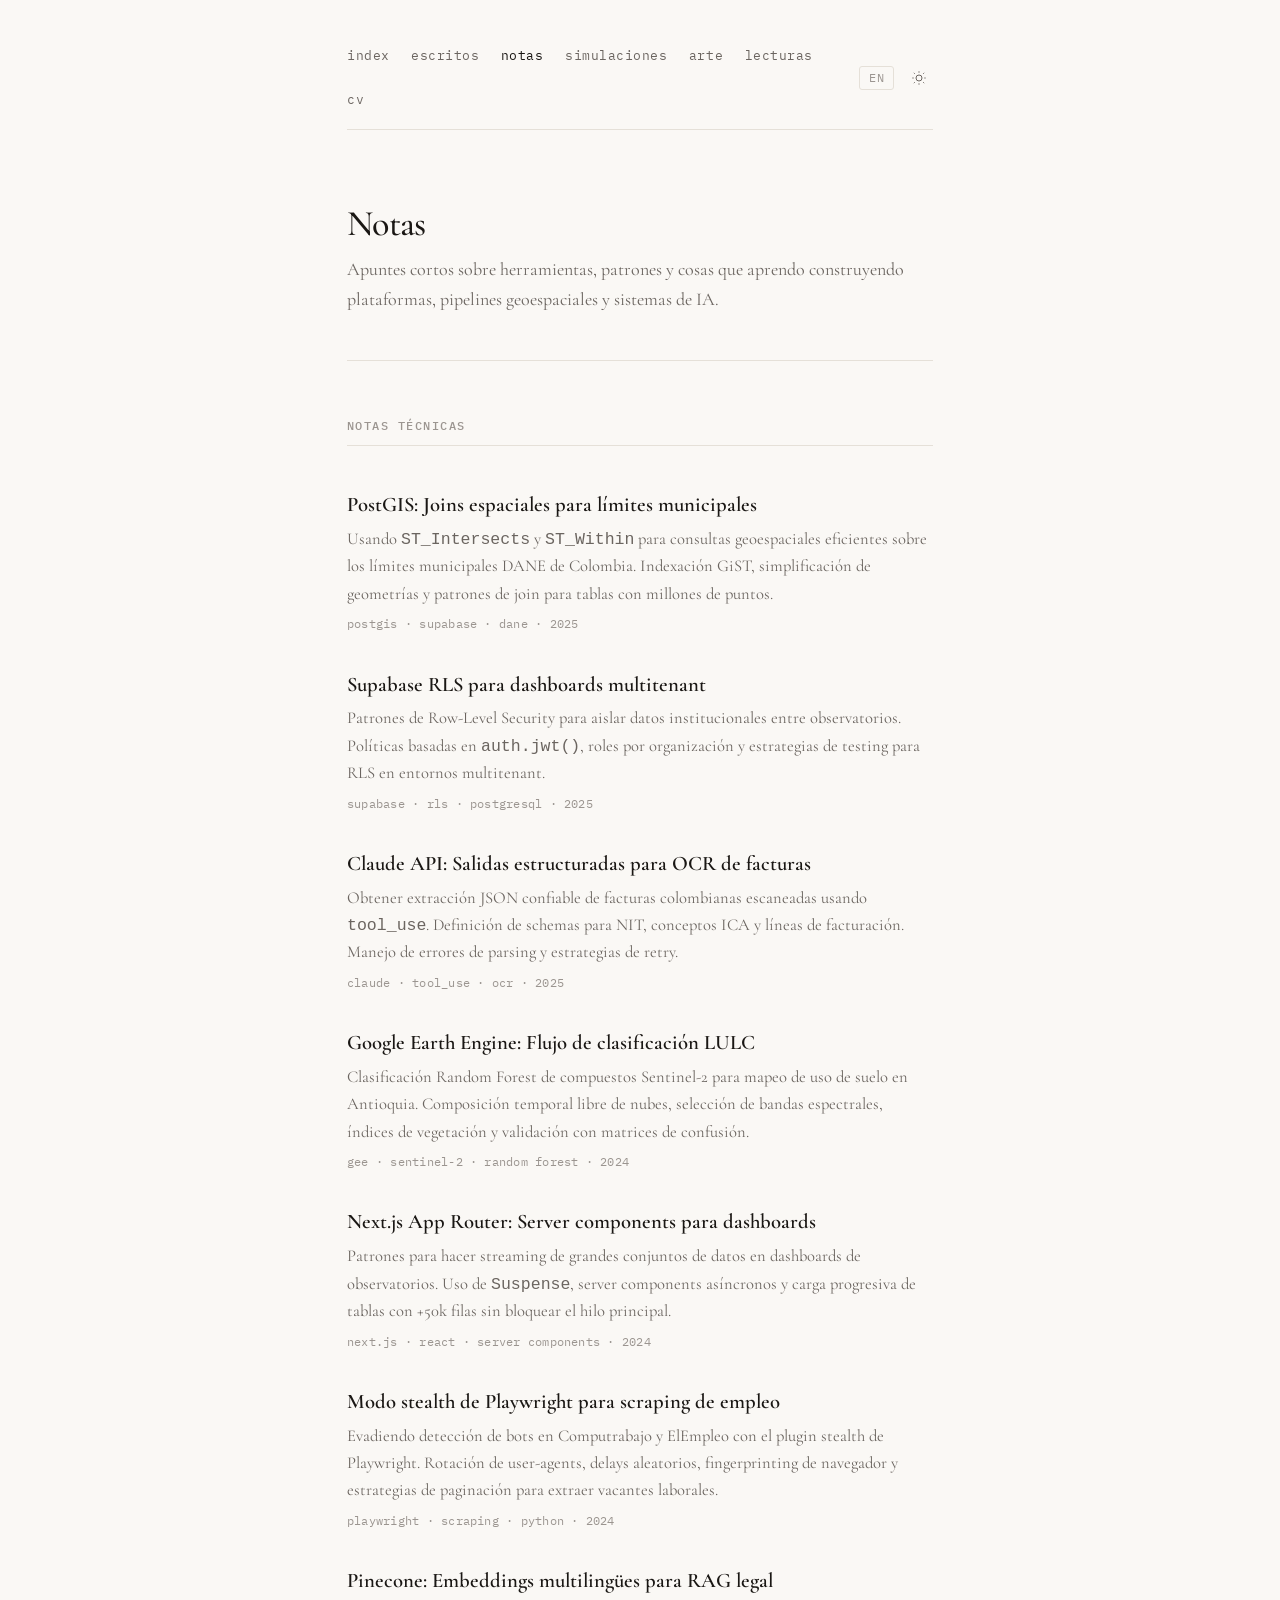
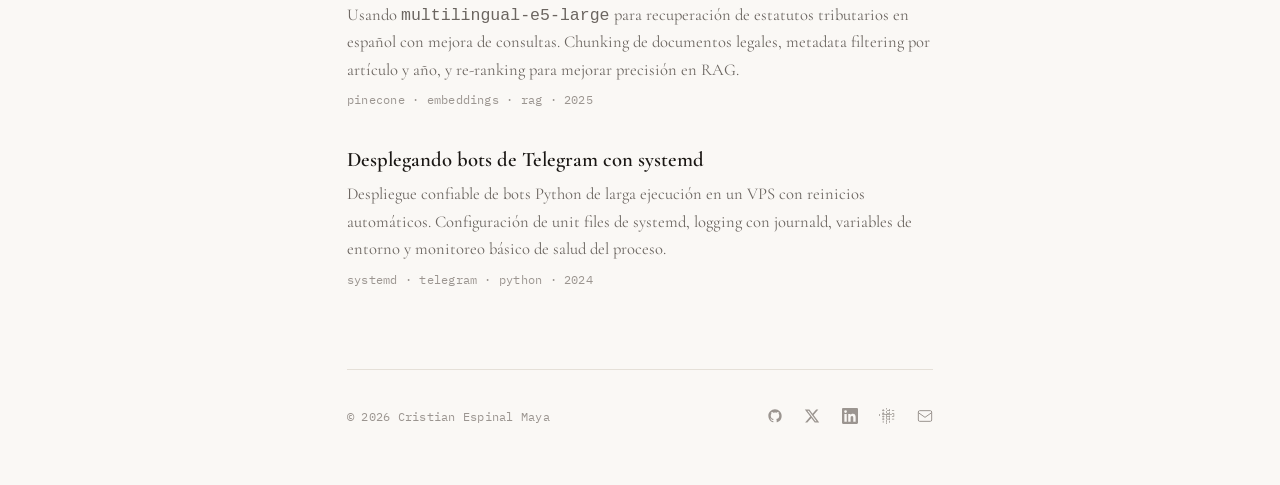
<file: notes.html>
<!DOCTYPE html>
<html lang="es" data-theme="light">
<head>
  <meta charset="UTF-8">
  <meta name="viewport" content="width=device-width, initial-scale=1.0">
  <title>Notas / Notes — Cristian Espinal Maya</title>
  <meta name="description" content="Short technical notes and TILs on geospatial analysis, AI tooling, web dev, and data engineering.">
  <meta property="og:title" content="Notes — Cristian Espinal Maya">
  <meta property="og:description" content="Short technical notes and TILs on PostGIS, Supabase, Claude API, Google Earth Engine, Next.js, Playwright, Pinecone, and more.">
  <meta property="og:type" content="website">
  <meta property="og:url" content="https://cespial.github.io/notes">
  <link rel="canonical" href="https://cespial.github.io/notes">
  <meta name="twitter:card" content="summary">
  <meta name="twitter:site" content="@cespial">
  <link rel="icon" href="data:image/svg+xml,<svg xmlns='http://www.w3.org/2000/svg' viewBox='0 0 100 100'><text y='.9em' font-size='90'>∑</text></svg>">
  <link rel="preconnect" href="https://fonts.googleapis.com">
  <link rel="preconnect" href="https://fonts.gstatic.com" crossorigin>
  <link href="https://fonts.googleapis.com/css2?family=Cormorant+Garamond:ital,wght@0,400;0,500;0,600;1,400;1,500&family=IBM+Plex+Mono:wght@300;400;500&display=swap" rel="stylesheet">
  <link rel="stylesheet" href="style.css">
  <noscript><style>.fade-in{opacity:1;transform:none;transition:none}</style></noscript>
</head>
<body>
<div class="page">

  <!-- ════ NAV ════ -->
  <nav>
    <div class="nav-left">
      <a href="index.html">index</a>
      <a href="writing.html"><span data-lang="es">escritos</span><span data-lang="en">writing</span></a>
      <a href="notes.html" class="active"><span data-lang="es">notas</span><span data-lang="en">notes</span></a>
      <a href="simulations.html"><span data-lang="es">simulaciones</span><span data-lang="en">simulations</span></a>
      <a href="art.html"><span data-lang="es">arte</span><span data-lang="en">art</span></a>
      <a href="reading.html"><span data-lang="es">lecturas</span><span data-lang="en">reading</span></a>
      <a href="cv.html">cv</a>
    </div>
    <div class="nav-right">
      <button class="lang-toggle" id="langToggle" aria-label="Switch language">EN</button>
      <button class="theme-toggle" id="themeToggle" aria-label="Toggle theme">
        <svg class="icon-sun" xmlns="http://www.w3.org/2000/svg" fill="none" viewBox="0 0 24 24" stroke="currentColor" stroke-width="1.5">
          <circle cx="12" cy="12" r="4.5"/><path d="M12 2v2m0 16v2M4.22 4.22l1.42 1.42m12.72 12.72l1.42 1.42M2 12h2m16 0h2M4.22 19.78l1.42-1.42M18.36 5.64l1.42-1.42"/>
        </svg>
        <svg class="icon-moon" xmlns="http://www.w3.org/2000/svg" fill="none" viewBox="0 0 24 24" stroke="currentColor" stroke-width="1.5" style="display:none">
          <path d="M21.75 15.5A9.72 9.72 0 018.5 2.25 9.75 9.75 0 1021.75 15.5z"/>
        </svg>
      </button>
    </div>
  </nav>

  <!-- ════ HEADER ════ -->
  <section class="page-header fade-in">
    <h1>
      <span data-lang="es">Notas</span>
      <span data-lang="en">Notes</span>
    </h1>
    <p class="page-subtitle">
      <span data-lang="es">Apuntes cortos sobre herramientas, patrones y cosas que aprendo construyendo plataformas, pipelines geoespaciales y sistemas de IA.</span>
      <span data-lang="en">Short notes on tools, patterns, and things I learn while building platforms, geospatial pipelines, and AI systems.</span>
    </p>
  </section>

  <div class="divider"></div>

  <!-- ════ NOTES ════ -->
  <section class="index-section fade-in">
    <div class="section-label">
      <span data-lang="es">notas t&eacute;cnicas</span>
      <span data-lang="en">technical notes</span>
    </div>

    <ul class="entry-list stagger">

      <!-- 1. PostGIS -->
      <li class="entry-item fade-in">
        <div>
          <span class="entry-title"><span data-lang="es">PostGIS: Joins espaciales para l&iacute;mites municipales</span><span data-lang="en">PostGIS: Spatial joins for municipal boundaries</span></span>
        </div>
        <p class="entry-desc">
          <span data-lang="es">Usando <code>ST_Intersects</code> y <code>ST_Within</code> para consultas geoespaciales eficientes sobre los l&iacute;mites municipales DANE de Colombia. Indexaci&oacute;n GiST, simplificaci&oacute;n de geometr&iacute;as y patrones de join para tablas con millones de puntos.</span>
          <span data-lang="en">Using <code>ST_Intersects</code> and <code>ST_Within</code> for efficient geospatial queries on Colombian DANE municipal boundaries. GiST indexing, geometry simplification, and join patterns for tables with millions of points.</span>
        </p>
        <div class="entry-meta">postgis &middot; supabase &middot; dane &middot; 2025</div>
      </li>

      <!-- 2. Supabase RLS -->
      <li class="entry-item fade-in">
        <div>
          <span class="entry-title"><span data-lang="es">Supabase RLS para dashboards multitenant</span><span data-lang="en">Supabase RLS for multi-tenant dashboards</span></span>
        </div>
        <p class="entry-desc">
          <span data-lang="es">Patrones de Row-Level Security para aislar datos institucionales entre observatorios. Pol&iacute;ticas basadas en <code>auth.jwt()</code>, roles por organizaci&oacute;n y estrategias de testing para RLS en entornos multitenant.</span>
          <span data-lang="en">Row-level security patterns for isolating institutional data across observatories. Policies based on <code>auth.jwt()</code>, org-scoped roles, and RLS testing strategies for multi-tenant environments.</span>
        </p>
        <div class="entry-meta">supabase &middot; rls &middot; postgresql &middot; 2025</div>
      </li>

      <!-- 3. Claude API -->
      <li class="entry-item fade-in">
        <div>
          <span class="entry-title"><span data-lang="es">Claude API: Salidas estructuradas para OCR de facturas</span><span data-lang="en">Claude API: Structured outputs for invoice OCR</span></span>
        </div>
        <p class="entry-desc">
          <span data-lang="es">Obtener extracci&oacute;n JSON confiable de facturas colombianas escaneadas usando <code>tool_use</code>. Definici&oacute;n de schemas para NIT, conceptos ICA y l&iacute;neas de facturaci&oacute;n. Manejo de errores de parsing y estrategias de retry.</span>
          <span data-lang="en">Getting reliable JSON extraction from scanned Colombian invoices using <code>tool_use</code>. Schema definition for NIT, ICA tax concepts, and invoice line items. Parse error handling and retry strategies.</span>
        </p>
        <div class="entry-meta">claude &middot; tool_use &middot; ocr &middot; 2025</div>
      </li>

      <!-- 4. Google Earth Engine -->
      <li class="entry-item fade-in">
        <div>
          <span class="entry-title"><span data-lang="es">Google Earth Engine: Flujo de clasificaci&oacute;n LULC</span><span data-lang="en">Google Earth Engine: LULC classification workflow</span></span>
        </div>
        <p class="entry-desc">
          <span data-lang="es">Clasificaci&oacute;n Random Forest de compuestos Sentinel-2 para mapeo de uso de suelo en Antioquia. Composici&oacute;n temporal libre de nubes, selecci&oacute;n de bandas espectrales, &iacute;ndices de vegetaci&oacute;n y validaci&oacute;n con matrices de confusi&oacute;n.</span>
          <span data-lang="en">Random Forest classification of Sentinel-2 composites for land use mapping in Antioquia. Cloud-free temporal compositing, spectral band selection, vegetation indices, and validation with confusion matrices.</span>
        </p>
        <div class="entry-meta">gee &middot; sentinel-2 &middot; random forest &middot; 2024</div>
      </li>

      <!-- 5. Next.js App Router -->
      <li class="entry-item fade-in">
        <div>
          <span class="entry-title"><span data-lang="es">Next.js App Router: Server components para dashboards</span><span data-lang="en">Next.js App Router: Server components for dashboards</span></span>
        </div>
        <p class="entry-desc">
          <span data-lang="es">Patrones para hacer streaming de grandes conjuntos de datos en dashboards de observatorios. Uso de <code>Suspense</code>, server components as&iacute;ncronos y carga progresiva de tablas con +50k filas sin bloquear el hilo principal.</span>
          <span data-lang="en">Patterns for streaming large datasets in observatory dashboards. Using <code>Suspense</code>, async server components, and progressive table loading for 50k+ rows without blocking the main thread.</span>
        </p>
        <div class="entry-meta">next.js &middot; react &middot; server components &middot; 2024</div>
      </li>

      <!-- 6. Playwright stealth -->
      <li class="entry-item fade-in">
        <div>
          <span class="entry-title"><span data-lang="es">Modo stealth de Playwright para scraping de empleo</span><span data-lang="en">Playwright stealth mode for job platform scraping</span></span>
        </div>
        <p class="entry-desc">
          <span data-lang="es">Evadiendo detecci&oacute;n de bots en Computrabajo y ElEmpleo con el plugin stealth de Playwright. Rotaci&oacute;n de user-agents, delays aleatorios, fingerprinting de navegador y estrategias de paginaci&oacute;n para extraer vacantes laborales.</span>
          <span data-lang="en">Bypassing bot detection on Computrabajo and ElEmpleo with Playwright stealth plugin. User-agent rotation, random delays, browser fingerprinting, and pagination strategies for extracting job listings.</span>
        </p>
        <div class="entry-meta">playwright &middot; scraping &middot; python &middot; 2024</div>
      </li>

      <!-- 7. Pinecone -->
      <li class="entry-item fade-in">
        <div>
          <span class="entry-title"><span data-lang="es">Pinecone: Embeddings multiling&uuml;es para RAG legal</span><span data-lang="en">Pinecone: Multilingual embeddings for legal RAG</span></span>
        </div>
        <p class="entry-desc">
          <span data-lang="es">Usando <code>multilingual-e5-large</code> para recuperaci&oacute;n de estatutos tributarios en espa&ntilde;ol con mejora de consultas. Chunking de documentos legales, metadata filtering por art&iacute;culo y a&ntilde;o, y re-ranking para mejorar precisi&oacute;n en RAG.</span>
          <span data-lang="en">Using <code>multilingual-e5-large</code> for Spanish tax statute retrieval with query enhancement. Legal document chunking, metadata filtering by article and year, and re-ranking for improved RAG precision.</span>
        </p>
        <div class="entry-meta">pinecone &middot; embeddings &middot; rag &middot; 2025</div>
      </li>

      <!-- 8. Telegram bots -->
      <li class="entry-item fade-in">
        <div>
          <span class="entry-title"><span data-lang="es">Desplegando bots de Telegram con systemd</span><span data-lang="en">Deploying Telegram bots with systemd</span></span>
        </div>
        <p class="entry-desc">
          <span data-lang="es">Despliegue confiable de bots Python de larga ejecuci&oacute;n en un VPS con reinicios autom&aacute;ticos. Configuraci&oacute;n de unit files de systemd, logging con journald, variables de entorno y monitoreo b&aacute;sico de salud del proceso.</span>
          <span data-lang="en">Reliable long-running Python bot deployment on a VPS with automatic restarts. Systemd unit file configuration, journald logging, environment variable management, and basic process health monitoring.</span>
        </p>
        <div class="entry-meta">systemd &middot; telegram &middot; python &middot; 2024</div>
      </li>

    </ul>
  </section>

  <!-- ════ FOOTER ════ -->
  <footer class="fade-in">
    <span class="footer-copy">&copy; 2026 Cristian Espinal Maya</span>
    <div class="social-links">
      <a href="https://github.com/Cespial" target="_blank" rel="noopener" aria-label="GitHub"><svg viewBox="0 0 24 24" fill="currentColor"><path d="M12 2C6.477 2 2 6.484 2 12.017c0 4.425 2.865 8.18 6.839 9.504.5.092.682-.217.682-.483 0-.237-.008-.868-.013-1.703-2.782.605-3.369-1.343-3.369-1.343-.454-1.158-1.11-1.466-1.11-1.466-.908-.62.069-.608.069-.608 1.003.07 1.531 1.032 1.531 1.032.892 1.53 2.341 1.088 2.91.832.092-.647.35-1.088.636-1.338-2.22-.253-4.555-1.113-4.555-4.951 0-1.093.39-1.988 1.029-2.688-.103-.253-.446-1.272.098-2.65 0 0 .84-.27 2.75 1.026A9.564 9.564 0 0112 6.844c.85.004 1.705.115 2.504.337 1.909-1.296 2.747-1.027 2.747-1.027.546 1.379.202 2.398.1 2.651.64.7 1.028 1.595 1.028 2.688 0 3.848-2.339 4.695-4.566 4.943.359.309.678.92.678 1.855 0 1.338-.012 2.419-.012 2.747 0 .268.18.58.688.482A10.019 10.019 0 0022 12.017C22 6.484 17.522 2 12 2z"/></svg></a>
      <a href="https://x.com/cespial" target="_blank" rel="noopener" aria-label="X"><svg viewBox="0 0 24 24" fill="currentColor"><path d="M18.244 2.25h3.308l-7.227 8.26 8.502 11.24H16.17l-5.214-6.817L4.99 21.75H1.68l7.73-8.835L1.254 2.25H8.08l4.713 6.231zm-1.161 17.52h1.833L7.084 4.126H5.117z"/></svg></a>
      <a href="https://linkedin.com/in/cespial" target="_blank" rel="noopener" aria-label="LinkedIn"><svg viewBox="0 0 24 24" fill="currentColor"><path d="M20.447 20.452h-3.554v-5.569c0-1.328-.027-3.037-1.852-3.037-1.853 0-2.136 1.445-2.136 2.939v5.667H9.351V9h3.414v1.561h.046c.477-.9 1.637-1.85 3.37-1.85 3.601 0 4.267 2.37 4.267 5.455v6.286zM5.337 7.433a2.062 2.062 0 01-2.063-2.065 2.064 2.064 0 112.063 2.065zm1.782 13.019H3.555V9h3.564v11.452zM22.225 0H1.771C.792 0 0 .774 0 1.729v20.542C0 23.227.792 24 1.771 24h20.451C23.2 24 24 23.227 24 22.271V1.729C24 .774 23.2 0 22.222 0h.003z"/></svg></a>
      <a href="https://public.tableau.com/app/profile/cristian.espinal.maya" target="_blank" rel="noopener" aria-label="Tableau"><svg viewBox="0 0 24 24" fill="currentColor"><path d="M11.654 0v2.311h-1.15V0h1.15zm4.828 1.394v3.118h-1.15V1.394h1.15zm-9.68 0v3.118H5.651V1.394h1.15zM12 3.31h3.456v1.15H12V3.31zm-7.345 0h3.456v1.15H4.655V3.31zm14.69 0h3.456v1.15h-3.456V3.31zM11.654 4.46v3.456H10.5V4.46h1.15zM6.827 5.61v3.118H5.677V5.61h1.15zm9.656 0v3.118h-1.15V5.61h1.15zM12 7.916h3.456v1.15H12v-1.15zm-7.345 0h3.456v1.15H4.655v-1.15zm14.69 0h3.456v1.15h-3.456v-1.15zM1.154 9.066v3.118H0V9.066h1.154zm21.692 0V12.184h-1.154V9.066h1.154zM12 9.066h7.345v1.154H12V9.066zm-7.345 0H12v1.154H4.655V9.066zm7 1.154v3.456h-1.15v-3.456h1.15zm-4.828 1.15v3.118H5.677v-3.118h1.15zm9.656 0v3.118h-1.15v-3.118h1.15zM12 12.52h3.456v1.15H12v-1.15zm-7.345 0h3.456v1.15H4.655v-1.15zm14.69 0h3.456v1.15h-3.456v-1.15zM11.654 13.672v3.456H10.5v-3.456h1.15zm-4.827 1.15v3.118H5.677v-3.118h1.15zm9.656 0v3.118h-1.15v-3.118h1.15zM12 16.128h3.456v1.15H12v-1.15zm-7.345 0h3.456v1.15H4.655v-1.15zm14.69 0h3.456v1.15h-3.456v-1.15zM11.654 17.978v3.456H10.5v-3.456h1.15zm-4.827 1.15v3.118H5.677V19.128h1.15zm9.656 0v3.118h-1.15V19.128h1.15zM11.654 21.69V24H10.5v-2.311h1.15z"/></svg></a>
      <a href="mailto:cristian@fourier.dev" aria-label="Email"><svg viewBox="0 0 24 24" fill="none" stroke="currentColor" stroke-width="1.5"><rect x="2" y="4" width="20" height="16" rx="2"/><path d="m2 7 10 7 10-7"/></svg></a>
    </div>
  </footer>
</div>

<script src="shared.js"></script>
</body>
</html>
</file>
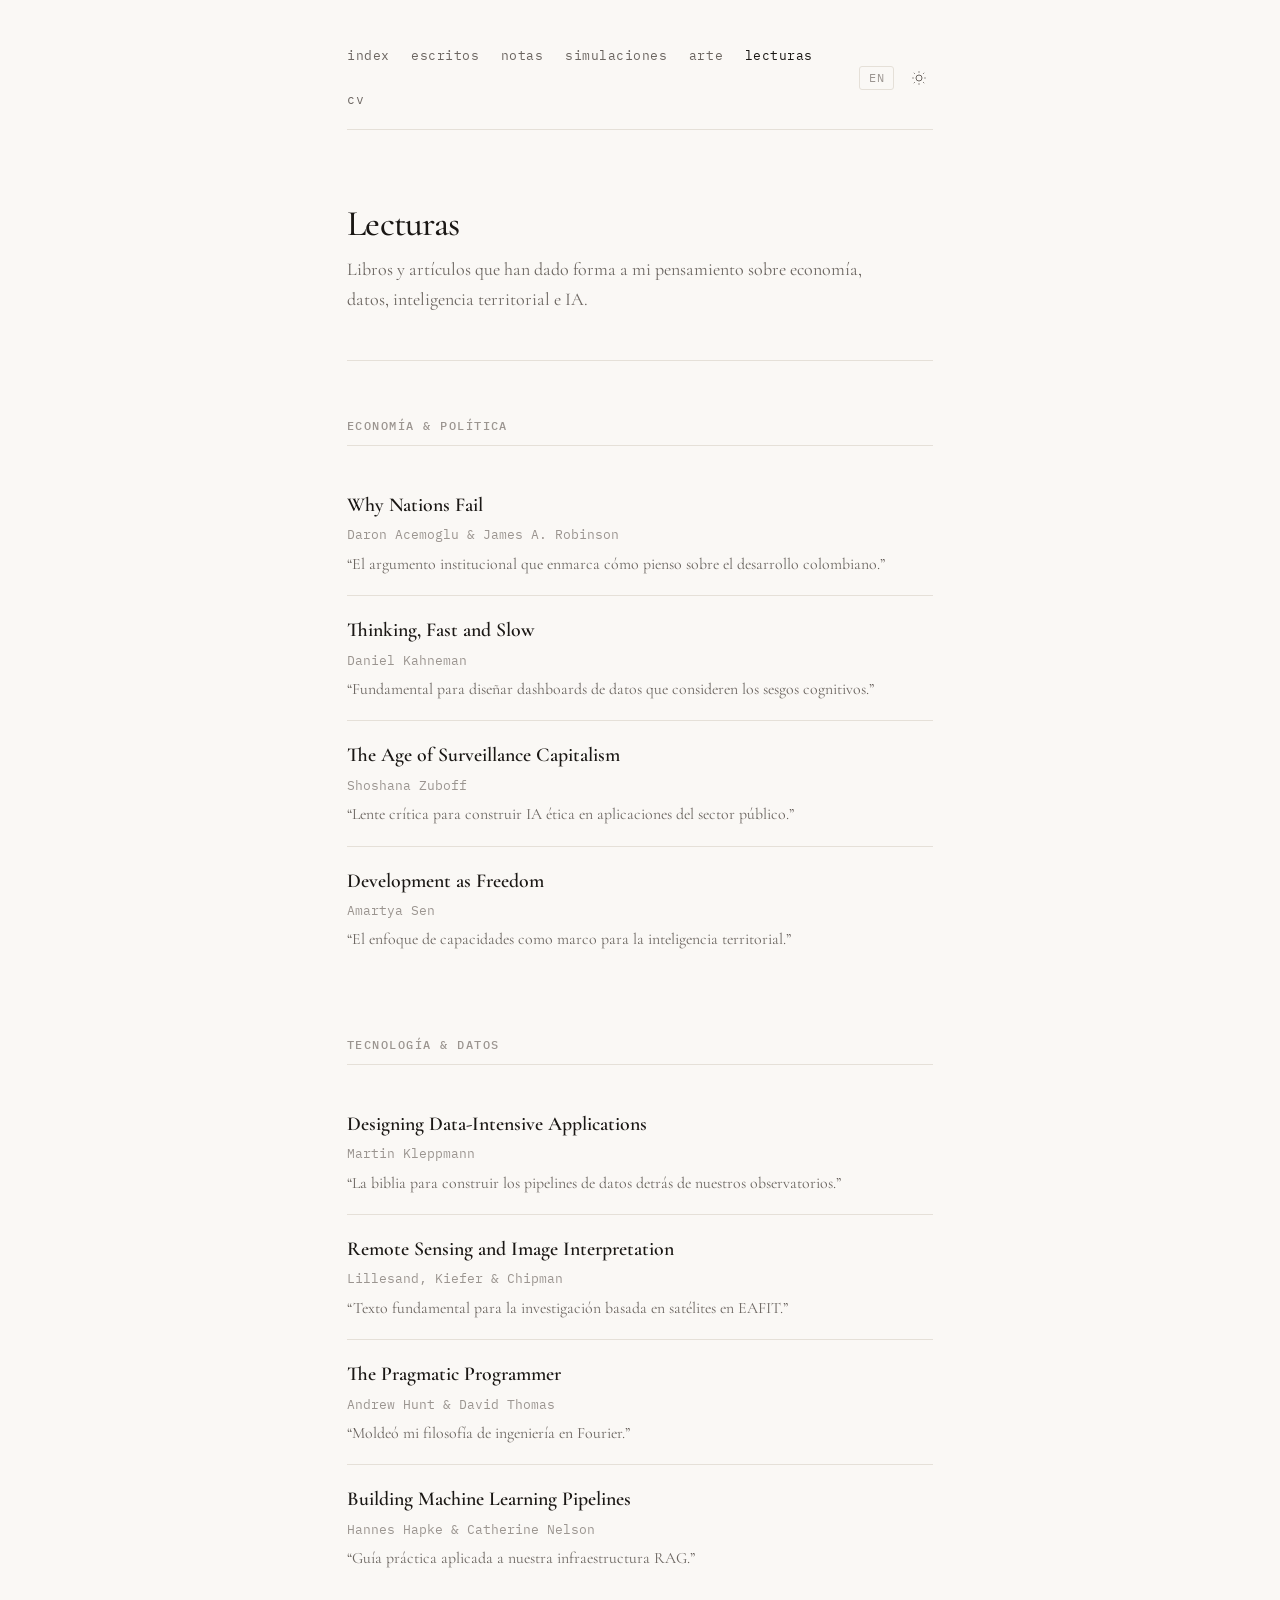
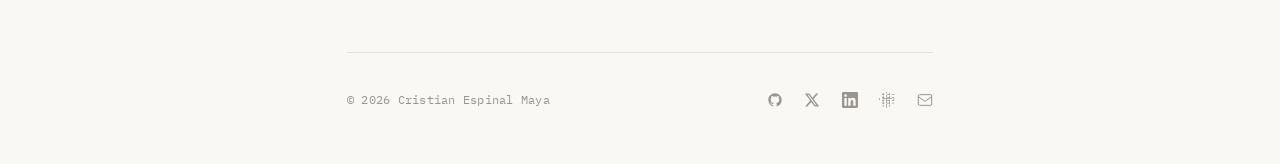
<file: reading.html>
<!DOCTYPE html>
<html lang="es" data-theme="light">
<head>
  <meta charset="UTF-8">
  <meta name="viewport" content="width=device-width, initial-scale=1.0">
  <title>Reading — Cristian Espinal Maya</title>
  <meta name="description" content="Books and papers that have shaped Cristian Espinal Maya's thinking on economics, AI, territorial intelligence, and data engineering.">
  <meta property="og:title" content="Reading — Cristian Espinal Maya">
  <meta property="og:description" content="Annotated reading list spanning institutional economics, cognitive science, data engineering, remote sensing, and machine learning.">
  <meta property="og:type" content="website">
  <meta property="og:url" content="https://cespial.github.io/reading">
  <link rel="canonical" href="https://cespial.github.io/reading">
  <meta name="twitter:card" content="summary">
  <meta name="twitter:site" content="@cespial">
  <link rel="icon" href="data:image/svg+xml,<svg xmlns='http://www.w3.org/2000/svg' viewBox='0 0 100 100'><text y='.9em' font-size='90'>∑</text></svg>">
  <link rel="preconnect" href="https://fonts.googleapis.com">
  <link rel="preconnect" href="https://fonts.gstatic.com" crossorigin>
  <link href="https://fonts.googleapis.com/css2?family=Cormorant+Garamond:ital,wght@0,400;0,500;0,600;1,400;1,500&family=IBM+Plex+Mono:wght@300;400;500&display=swap" rel="stylesheet">
  <link rel="stylesheet" href="style.css">
  <noscript><style>.fade-in{opacity:1;transform:none;transition:none}</style></noscript>
</head>
<body>
<div class="page">

  <!-- ════ NAV ════ -->
  <nav>
    <div class="nav-left">
      <a href="index.html">index</a>
      <a href="writing.html"><span data-lang="es">escritos</span><span data-lang="en">writing</span></a>
      <a href="notes.html"><span data-lang="es">notas</span><span data-lang="en">notes</span></a>
      <a href="simulations.html"><span data-lang="es">simulaciones</span><span data-lang="en">simulations</span></a>
      <a href="art.html"><span data-lang="es">arte</span><span data-lang="en">art</span></a>
      <a href="reading.html" class="active"><span data-lang="es">lecturas</span><span data-lang="en">reading</span></a>
      <a href="cv.html">cv</a>
    </div>
    <div class="nav-right">
      <button class="lang-toggle" id="langToggle" aria-label="Switch language">EN</button>
      <button class="theme-toggle" id="themeToggle" aria-label="Toggle theme">
        <svg class="icon-sun" xmlns="http://www.w3.org/2000/svg" fill="none" viewBox="0 0 24 24" stroke="currentColor" stroke-width="1.5">
          <circle cx="12" cy="12" r="4.5"/><path d="M12 2v2m0 16v2M4.22 4.22l1.42 1.42m12.72 12.72l1.42 1.42M2 12h2m16 0h2M4.22 19.78l1.42-1.42M18.36 5.64l1.42-1.42"/>
        </svg>
        <svg class="icon-moon" xmlns="http://www.w3.org/2000/svg" fill="none" viewBox="0 0 24 24" stroke="currentColor" stroke-width="1.5" style="display:none">
          <path d="M21.75 15.5A9.72 9.72 0 018.5 2.25 9.75 9.75 0 1021.75 15.5z"/>
        </svg>
      </button>
    </div>
  </nav>

  <!-- ════ PAGE HEADER ════ -->
  <section class="page-header fade-in">
    <h1>
      <span data-lang="es">Lecturas</span>
      <span data-lang="en">Reading</span>
    </h1>
    <p class="page-subtitle">
      <span data-lang="es">Libros y art&iacute;culos que han dado forma a mi pensamiento sobre econom&iacute;a, datos, inteligencia territorial e IA.</span>
      <span data-lang="en">Books and papers that have shaped my thinking on economics, data, territorial intelligence, and AI.</span>
    </p>
  </section>

  <div class="divider"></div>

  <!-- ════ ECONOMICS & POLICY ════ -->
  <section class="index-section">
    <div class="section-label fade-in">
      <span data-lang="es">Econom&iacute;a &amp; Pol&iacute;tica</span>
      <span data-lang="en">Economics &amp; Policy</span>
    </div>

    <div class="stagger">

      <!-- 1 -->
      <div class="book-item fade-in">
        <div class="book-title">Why Nations Fail</div>
        <div class="book-author">Daron Acemoglu &amp; James A. Robinson</div>
        <p class="book-note">
          <span data-lang="es">&ldquo;El argumento institucional que enmarca c&oacute;mo pienso sobre el desarrollo colombiano.&rdquo;</span>
          <span data-lang="en">&ldquo;The institutional argument that frames how I think about Colombian development.&rdquo;</span>
        </p>
      </div>

      <!-- 2 -->
      <div class="book-item fade-in">
        <div class="book-title">Thinking, Fast and Slow</div>
        <div class="book-author">Daniel Kahneman</div>
        <p class="book-note">
          <span data-lang="es">&ldquo;Fundamental para dise&ntilde;ar dashboards de datos que consideren los sesgos cognitivos.&rdquo;</span>
          <span data-lang="en">&ldquo;Foundational for designing data dashboards that account for cognitive biases.&rdquo;</span>
        </p>
      </div>

      <!-- 3 -->
      <div class="book-item fade-in">
        <div class="book-title">The Age of Surveillance Capitalism</div>
        <div class="book-author">Shoshana Zuboff</div>
        <p class="book-note">
          <span data-lang="es">&ldquo;Lente cr&iacute;tica para construir IA &eacute;tica en aplicaciones del sector p&uacute;blico.&rdquo;</span>
          <span data-lang="en">&ldquo;Critical lens for building ethical AI in public sector applications.&rdquo;</span>
        </p>
      </div>

      <!-- 4 -->
      <div class="book-item fade-in">
        <div class="book-title">Development as Freedom</div>
        <div class="book-author">Amartya Sen</div>
        <p class="book-note">
          <span data-lang="es">&ldquo;El enfoque de capacidades como marco para la inteligencia territorial.&rdquo;</span>
          <span data-lang="en">&ldquo;The capability approach as framework for territorial intelligence.&rdquo;</span>
        </p>
      </div>

    </div>
  </section>

  <!-- ════ TECHNOLOGY & DATA ════ -->
  <section class="index-section">
    <div class="section-label fade-in">
      <span data-lang="es">Tecnolog&iacute;a &amp; Datos</span>
      <span data-lang="en">Technology &amp; Data</span>
    </div>

    <div class="stagger">

      <!-- 5 -->
      <div class="book-item fade-in">
        <div class="book-title">Designing Data-Intensive Applications</div>
        <div class="book-author">Martin Kleppmann</div>
        <p class="book-note">
          <span data-lang="es">&ldquo;La biblia para construir los pipelines de datos detr&aacute;s de nuestros observatorios.&rdquo;</span>
          <span data-lang="en">&ldquo;The bible for building the data pipelines behind our observatories.&rdquo;</span>
        </p>
      </div>

      <!-- 6 -->
      <div class="book-item fade-in">
        <div class="book-title">Remote Sensing and Image Interpretation</div>
        <div class="book-author">Lillesand, Kiefer &amp; Chipman</div>
        <p class="book-note">
          <span data-lang="es">&ldquo;Texto fundamental para la investigaci&oacute;n basada en sat&eacute;lites en EAFIT.&rdquo;</span>
          <span data-lang="en">&ldquo;Core textbook for satellite-based research at EAFIT.&rdquo;</span>
        </p>
      </div>

      <!-- 7 -->
      <div class="book-item fade-in">
        <div class="book-title">The Pragmatic Programmer</div>
        <div class="book-author">Andrew Hunt &amp; David Thomas</div>
        <p class="book-note">
          <span data-lang="es">&ldquo;Molde&oacute; mi filosof&iacute;a de ingenier&iacute;a en Fourier.&rdquo;</span>
          <span data-lang="en">&ldquo;Shaped my engineering philosophy at Fourier.&rdquo;</span>
        </p>
      </div>

      <!-- 8 -->
      <div class="book-item fade-in">
        <div class="book-title">Building Machine Learning Pipelines</div>
        <div class="book-author">Hannes Hapke &amp; Catherine Nelson</div>
        <p class="book-note">
          <span data-lang="es">&ldquo;Gu&iacute;a pr&aacute;ctica aplicada a nuestra infraestructura RAG.&rdquo;</span>
          <span data-lang="en">&ldquo;Practical guide applied to our RAG infrastructure.&rdquo;</span>
        </p>
      </div>

    </div>
  </section>

  <!-- ════ FOOTER ════ -->
  <footer class="fade-in">
    <span class="footer-copy">&copy; 2026 Cristian Espinal Maya</span>
    <div class="social-links">
      <a href="https://github.com/Cespial" target="_blank" rel="noopener" aria-label="GitHub"><svg viewBox="0 0 24 24" fill="currentColor"><path d="M12 2C6.477 2 2 6.484 2 12.017c0 4.425 2.865 8.18 6.839 9.504.5.092.682-.217.682-.483 0-.237-.008-.868-.013-1.703-2.782.605-3.369-1.343-3.369-1.343-.454-1.158-1.11-1.466-1.11-1.466-.908-.62.069-.608.069-.608 1.003.07 1.531 1.032 1.531 1.032.892 1.53 2.341 1.088 2.91.832.092-.647.35-1.088.636-1.338-2.22-.253-4.555-1.113-4.555-4.951 0-1.093.39-1.988 1.029-2.688-.103-.253-.446-1.272.098-2.65 0 0 .84-.27 2.75 1.026A9.564 9.564 0 0112 6.844c.85.004 1.705.115 2.504.337 1.909-1.296 2.747-1.027 2.747-1.027.546 1.379.202 2.398.1 2.651.64.7 1.028 1.595 1.028 2.688 0 3.848-2.339 4.695-4.566 4.943.359.309.678.92.678 1.855 0 1.338-.012 2.419-.012 2.747 0 .268.18.58.688.482A10.019 10.019 0 0022 12.017C22 6.484 17.522 2 12 2z"/></svg></a>
      <a href="https://x.com/cespial" target="_blank" rel="noopener" aria-label="X"><svg viewBox="0 0 24 24" fill="currentColor"><path d="M18.244 2.25h3.308l-7.227 8.26 8.502 11.24H16.17l-5.214-6.817L4.99 21.75H1.68l7.73-8.835L1.254 2.25H8.08l4.713 6.231zm-1.161 17.52h1.833L7.084 4.126H5.117z"/></svg></a>
      <a href="https://linkedin.com/in/cespial" target="_blank" rel="noopener" aria-label="LinkedIn"><svg viewBox="0 0 24 24" fill="currentColor"><path d="M20.447 20.452h-3.554v-5.569c0-1.328-.027-3.037-1.852-3.037-1.853 0-2.136 1.445-2.136 2.939v5.667H9.351V9h3.414v1.561h.046c.477-.9 1.637-1.85 3.37-1.85 3.601 0 4.267 2.37 4.267 5.455v6.286zM5.337 7.433a2.062 2.062 0 01-2.063-2.065 2.064 2.064 0 112.063 2.065zm1.782 13.019H3.555V9h3.564v11.452zM22.225 0H1.771C.792 0 0 .774 0 1.729v20.542C0 23.227.792 24 1.771 24h20.451C23.2 24 24 23.227 24 22.271V1.729C24 .774 23.2 0 22.222 0h.003z"/></svg></a>
      <a href="https://public.tableau.com/app/profile/cristian.espinal.maya" target="_blank" rel="noopener" aria-label="Tableau"><svg viewBox="0 0 24 24" fill="currentColor"><path d="M11.654 0v2.311h-1.15V0h1.15zm4.828 1.394v3.118h-1.15V1.394h1.15zm-9.68 0v3.118H5.651V1.394h1.15zM12 3.31h3.456v1.15H12V3.31zm-7.345 0h3.456v1.15H4.655V3.31zm14.69 0h3.456v1.15h-3.456V3.31zM11.654 4.46v3.456H10.5V4.46h1.15zM6.827 5.61v3.118H5.677V5.61h1.15zm9.656 0v3.118h-1.15V5.61h1.15zM12 7.916h3.456v1.15H12v-1.15zm-7.345 0h3.456v1.15H4.655v-1.15zm14.69 0h3.456v1.15h-3.456v-1.15zM1.154 9.066v3.118H0V9.066h1.154zm21.692 0V12.184h-1.154V9.066h1.154zM12 9.066h7.345v1.154H12V9.066zm-7.345 0H12v1.154H4.655V9.066zm7 1.154v3.456h-1.15v-3.456h1.15zm-4.828 1.15v3.118H5.677v-3.118h1.15zm9.656 0v3.118h-1.15v-3.118h1.15zM12 12.52h3.456v1.15H12v-1.15zm-7.345 0h3.456v1.15H4.655v-1.15zm14.69 0h3.456v1.15h-3.456v-1.15zM11.654 13.672v3.456H10.5v-3.456h1.15zm-4.827 1.15v3.118H5.677v-3.118h1.15zm9.656 0v3.118h-1.15v-3.118h1.15zM12 16.128h3.456v1.15H12v-1.15zm-7.345 0h3.456v1.15H4.655v-1.15zm14.69 0h3.456v1.15h-3.456v-1.15zM11.654 17.978v3.456H10.5v-3.456h1.15zm-4.827 1.15v3.118H5.677V19.128h1.15zm9.656 0v3.118h-1.15V19.128h1.15zM11.654 21.69V24H10.5v-2.311h1.15z"/></svg></a>
      <a href="mailto:cristian@fourier.dev" aria-label="Email"><svg viewBox="0 0 24 24" fill="none" stroke="currentColor" stroke-width="1.5"><rect x="2" y="4" width="20" height="16" rx="2"/><path d="m2 7 10 7 10-7"/></svg></a>
    </div>
  </footer>

</div>

<script src="shared.js"></script>
</body>
</html>
</file>
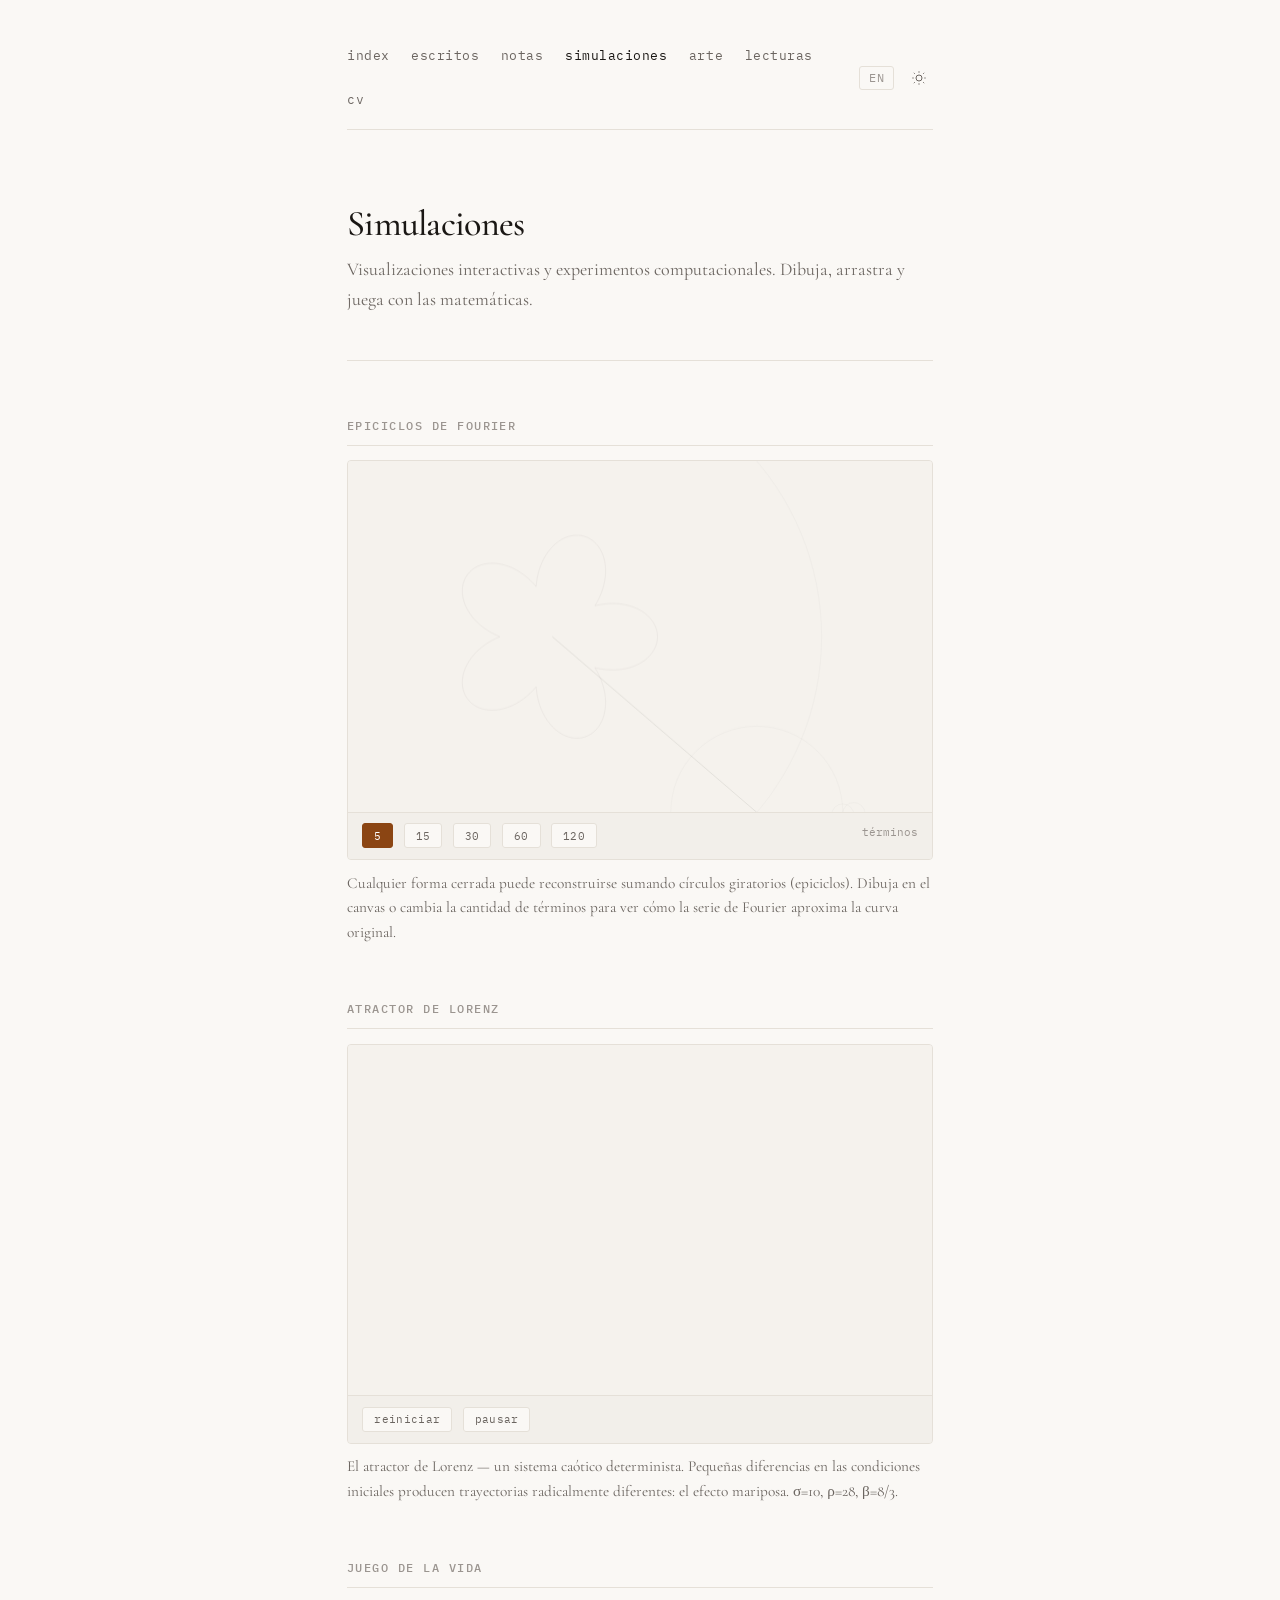
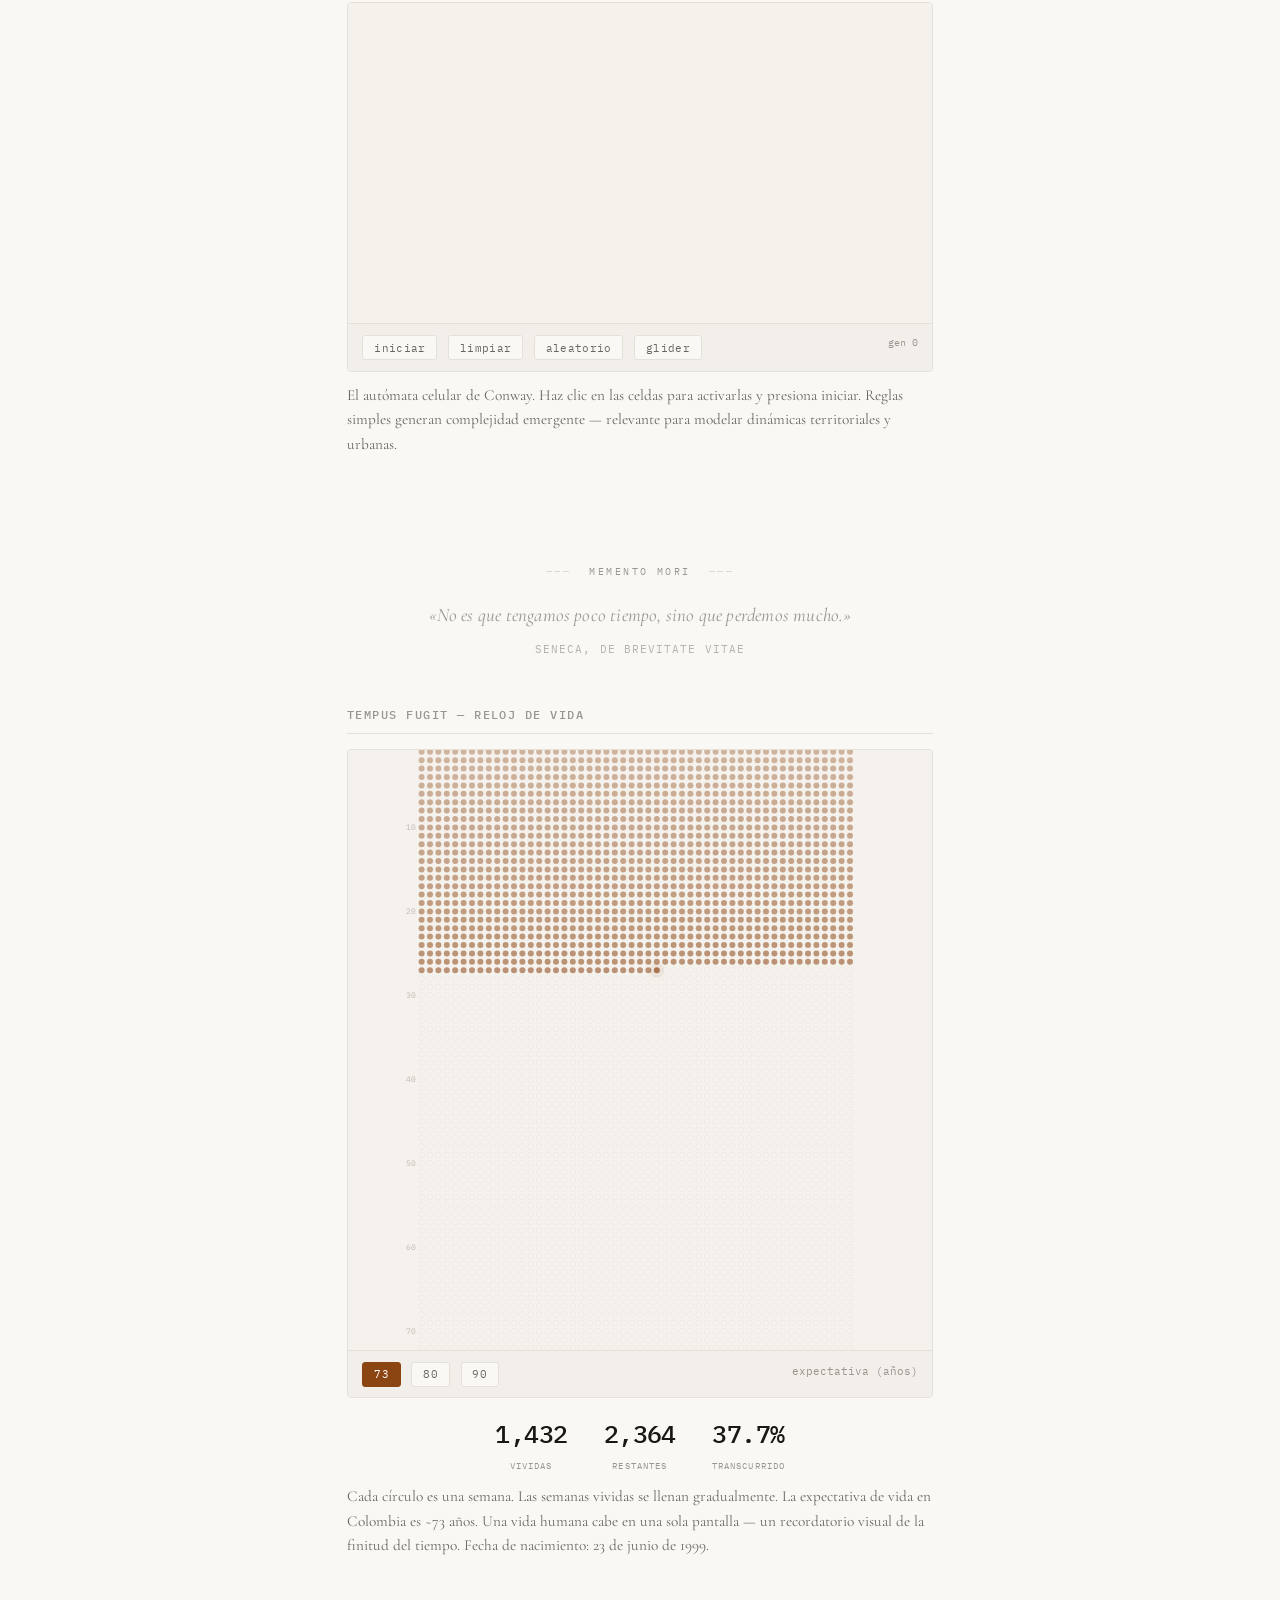
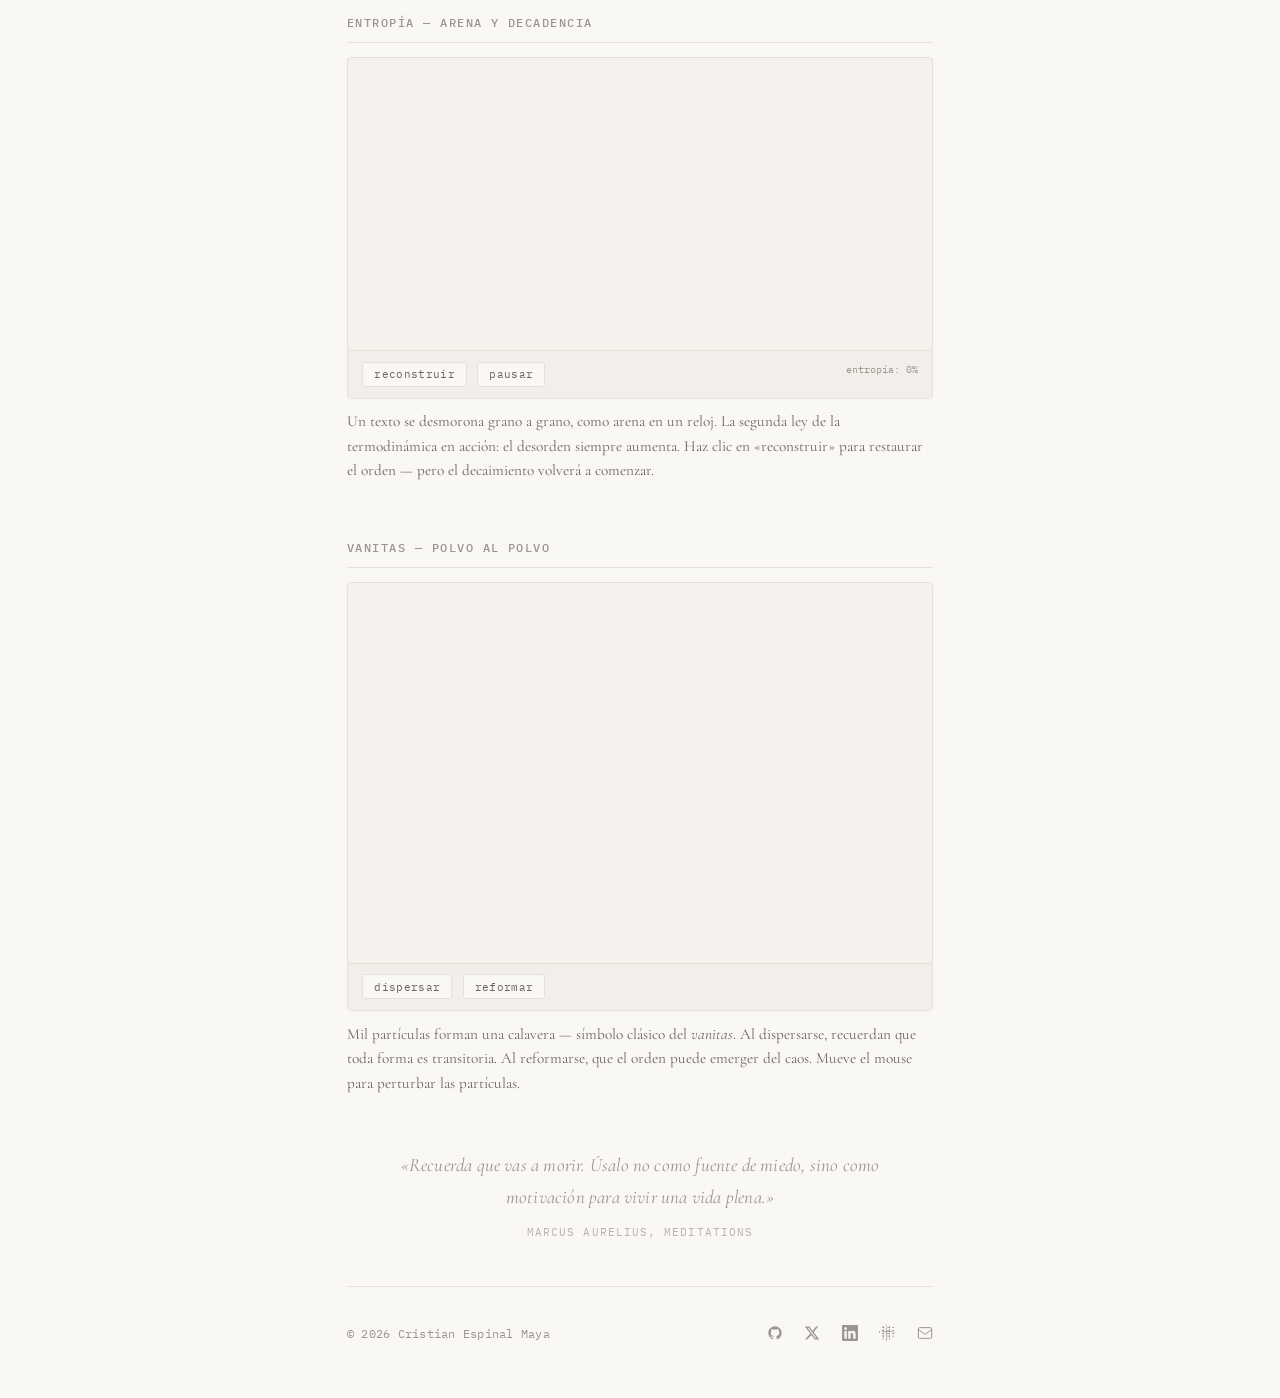
<file: simulations.html>
<!DOCTYPE html>
<html lang="es" data-theme="light">
<head>
  <meta charset="UTF-8">
  <meta name="viewport" content="width=device-width, initial-scale=1.0">
  <title>Simulaciones — Cristian Espinal Maya</title>
  <meta name="description" content="Interactive simulations: Fourier epicycles, Lorenz attractor, Game of Life, memento mori visualizations.">
  <meta property="og:title" content="Simulations — Cristian Espinal Maya">
  <meta property="og:description" content="Interactive visualizations: Fourier epicycles, Lorenz attractor, Game of Life, and memento mori experiments.">
  <meta property="og:type" content="website">
  <meta property="og:url" content="https://cespial.github.io/simulations">
  <link rel="canonical" href="https://cespial.github.io/simulations">
  <meta name="twitter:card" content="summary">
  <meta name="twitter:site" content="@cespial">
  <link rel="icon" href="data:image/svg+xml,<svg xmlns='http://www.w3.org/2000/svg' viewBox='0 0 100 100'><text y='.9em' font-size='90'>∑</text></svg>">
  <link rel="preconnect" href="https://fonts.googleapis.com">
  <link rel="preconnect" href="https://fonts.gstatic.com" crossorigin>
  <link href="https://fonts.googleapis.com/css2?family=Cormorant+Garamond:ital,wght@0,400;0,500;0,600;1,400;1,500&family=IBM+Plex+Mono:wght@300;400;500&display=swap" rel="stylesheet">
  <link rel="stylesheet" href="style.css">
  <noscript><style>.fade-in{opacity:1;transform:none;transition:none}</style></noscript>
  <style>
    .sim-epigraph {
      font-family: var(--serif);
      font-style: italic;
      font-size: 1.05rem;
      color: var(--text-tertiary);
      text-align: center;
      max-width: 500px;
      margin: 0 auto 2.5rem;
      line-height: 1.7;
      letter-spacing: 0.01em;
    }
    .sim-epigraph .attr {
      display: block;
      font-style: normal;
      font-family: var(--mono);
      font-size: 0.6rem;
      text-transform: uppercase;
      letter-spacing: 0.1em;
      margin-top: 0.5rem;
      color: var(--text-tertiary);
      opacity: 0.7;
    }
    .memento-divider {
      text-align: center;
      padding: 3rem 0 1rem;
      font-family: var(--mono);
      font-size: 0.55rem;
      text-transform: uppercase;
      letter-spacing: 0.25em;
      color: var(--text-tertiary);
      opacity: 0.5;
    }
    .memento-divider::before,
    .memento-divider::after {
      content: '———';
      margin: 0 1rem;
      opacity: 0.3;
    }
    .sim-stat-row {
      display: flex;
      justify-content: center;
      gap: 2rem;
      margin-top: 0.8rem;
      flex-wrap: wrap;
    }
    .sim-stat {
      text-align: center;
      font-family: var(--mono);
    }
    .sim-stat .val {
      font-size: 1.4rem;
      font-weight: 500;
      color: var(--text);
      letter-spacing: -0.02em;
    }
    .sim-stat .lbl {
      font-size: 0.5rem;
      text-transform: uppercase;
      letter-spacing: 0.12em;
      color: var(--text-tertiary);
      margin-top: 0.15rem;
    }
  </style>
</head>
<body>
<div class="page">
  <nav>
    <div class="nav-left">
      <a href="index.html">index</a>
      <a href="writing.html"><span data-lang="es">escritos</span><span data-lang="en">writing</span></a>
      <a href="notes.html"><span data-lang="es">notas</span><span data-lang="en">notes</span></a>
      <a href="simulations.html" class="active"><span data-lang="es">simulaciones</span><span data-lang="en">simulations</span></a>
      <a href="art.html"><span data-lang="es">arte</span><span data-lang="en">art</span></a>
      <a href="reading.html"><span data-lang="es">lecturas</span><span data-lang="en">reading</span></a>
      <a href="cv.html">cv</a>
    </div>
    <div class="nav-right">
      <button class="lang-toggle" id="langToggle" aria-label="Switch language">EN</button>
      <button class="theme-toggle" id="themeToggle" aria-label="Toggle theme">
        <svg class="icon-sun" xmlns="http://www.w3.org/2000/svg" fill="none" viewBox="0 0 24 24" stroke="currentColor" stroke-width="1.5"><circle cx="12" cy="12" r="4.5"/><path d="M12 2v2m0 16v2M4.22 4.22l1.42 1.42m12.72 12.72l1.42 1.42M2 12h2m16 0h2M4.22 19.78l1.42-1.42M18.36 5.64l1.42-1.42"/></svg>
        <svg class="icon-moon" xmlns="http://www.w3.org/2000/svg" fill="none" viewBox="0 0 24 24" stroke="currentColor" stroke-width="1.5" style="display:none"><path d="M21.75 15.5A9.72 9.72 0 018.5 2.25 9.75 9.75 0 1021.75 15.5z"/></svg>
      </button>
    </div>
  </nav>

  <section class="page-header fade-in">
    <h1><span data-lang="es">Simulaciones</span><span data-lang="en">Simulations</span></h1>
    <p class="page-subtitle">
      <span data-lang="es">Visualizaciones interactivas y experimentos computacionales. Dibuja, arrastra y juega con las matem&aacute;ticas.</span>
      <span data-lang="en">Interactive visualizations and computational experiments. Draw, drag, and play with the mathematics.</span>
    </p>
  </section>
  <div class="divider"></div>

  <!-- ═══ 1. FOURIER EPICYCLES ═══ -->
  <div class="sim-block fade-in">
    <h2 class="section-label"><span data-lang="es">Epiciclos de Fourier</span><span data-lang="en">Fourier Epicycles</span></h2>
    <div class="sim-canvas-wrap">
      <canvas id="fourierCanvas"></canvas>
      <div class="sim-controls">
        <button class="sim-btn active" data-terms="5">5</button>
        <button class="sim-btn" data-terms="15">15</button>
        <button class="sim-btn" data-terms="30">30</button>
        <button class="sim-btn" data-terms="60">60</button>
        <button class="sim-btn" data-terms="120">120</button>
        <span style="font-family:var(--mono);font-size:0.6rem;color:var(--text-tertiary);margin-left:auto"><span data-lang="es">t&eacute;rminos</span><span data-lang="en">terms</span></span>
      </div>
    </div>
    <p class="sim-desc">
      <span data-lang="es">Cualquier forma cerrada puede reconstruirse sumando c&iacute;rculos giratorios (epiciclos). Dibuja en el canvas o cambia la cantidad de t&eacute;rminos para ver c&oacute;mo la serie de Fourier aproxima la curva original.</span>
      <span data-lang="en">Any closed shape can be reconstructed by summing rotating circles (epicycles). Draw on the canvas or change the number of terms to see how the Fourier series approximates the original curve.</span>
    </p>
  </div>

  <!-- ═══ 2. LORENZ ATTRACTOR ═══ -->
  <div class="sim-block fade-in">
    <h2 class="section-label"><span data-lang="es">Atractor de Lorenz</span><span data-lang="en">Lorenz Attractor</span></h2>
    <div class="sim-canvas-wrap">
      <canvas id="lorenzCanvas"></canvas>
      <div class="sim-controls">
        <button class="sim-btn" id="lorenzReset"><span data-lang="es">reiniciar</span><span data-lang="en">reset</span></button>
        <button class="sim-btn" id="lorenzPause"><span data-lang="es">pausar</span><span data-lang="en">pause</span></button>
      </div>
    </div>
    <p class="sim-desc">
      <span data-lang="es">El atractor de Lorenz &mdash; un sistema ca&oacute;tico determinista. Peque&ntilde;as diferencias en las condiciones iniciales producen trayectorias radicalmente diferentes: el efecto mariposa. &sigma;=10, &rho;=28, &beta;=8/3.</span>
      <span data-lang="en">The Lorenz attractor &mdash; a deterministic chaotic system. Tiny differences in initial conditions produce radically different trajectories: the butterfly effect. &sigma;=10, &rho;=28, &beta;=8/3.</span>
    </p>
  </div>

  <!-- ═══ 3. GAME OF LIFE ═══ -->
  <div class="sim-block fade-in">
    <h2 class="section-label"><span data-lang="es">Juego de la Vida</span><span data-lang="en">Game of Life</span></h2>
    <div class="sim-canvas-wrap">
      <canvas id="lifeCanvas"></canvas>
      <div class="sim-controls">
        <button class="sim-btn" id="lifePlay"><span data-lang="es">iniciar</span><span data-lang="en">play</span></button>
        <button class="sim-btn" id="lifeClear"><span data-lang="es">limpiar</span><span data-lang="en">clear</span></button>
        <button class="sim-btn" id="lifeRandom"><span data-lang="es">aleatorio</span><span data-lang="en">random</span></button>
        <button class="sim-btn" id="lifeGlider">glider</button>
        <span style="font-family:var(--mono);font-size:0.55rem;color:var(--text-tertiary);margin-left:auto" id="lifeGen">gen 0</span>
      </div>
    </div>
    <p class="sim-desc">
      <span data-lang="es">El aut&oacute;mata celular de Conway. Haz clic en las celdas para activarlas y presiona iniciar. Reglas simples generan complejidad emergente &mdash; relevante para modelar din&aacute;micas territoriales y urbanas.</span>
      <span data-lang="en">Conway&rsquo;s cellular automaton. Click cells to toggle them and press play. Simple rules generate emergent complexity &mdash; relevant for modeling territorial and urban dynamics.</span>
    </p>
  </div>

  <!-- ═══ MEMENTO MORI SECTION ═══ -->
  <div class="memento-divider fade-in">memento mori</div>

  <div class="sim-epigraph fade-in">
    <span data-lang="es">&laquo;No es que tengamos poco tiempo, sino que perdemos mucho.&raquo;</span>
    <span data-lang="en">&ldquo;It is not that we have a short time to live, but that we waste a good deal of it.&rdquo;</span>
    <span class="attr">Seneca, De Brevitate Vitae</span>
  </div>

  <!-- ═══ 4. TEMPUS FUGIT — LIFE CLOCK ═══ -->
  <div class="sim-block fade-in">
    <h2 class="section-label"><span data-lang="es">Tempus Fugit &mdash; Reloj de Vida</span><span data-lang="en">Tempus Fugit &mdash; Life Clock</span></h2>
    <div class="sim-canvas-wrap">
      <canvas id="tempusCanvas"></canvas>
      <div class="sim-controls">
        <button class="sim-btn active" data-expectancy="73">73</button>
        <button class="sim-btn" data-expectancy="80">80</button>
        <button class="sim-btn" data-expectancy="90">90</button>
        <span style="font-family:var(--mono);font-size:0.6rem;color:var(--text-tertiary);margin-left:auto"><span data-lang="es">expectativa (a&ntilde;os)</span><span data-lang="en">expectancy (years)</span></span>
      </div>
    </div>
    <div class="sim-stat-row" id="tempusStats">
      <div class="sim-stat"><div class="val" id="statLived">—</div><div class="lbl"><span data-lang="es">vividas</span><span data-lang="en">lived</span></div></div>
      <div class="sim-stat"><div class="val" id="statRemain">—</div><div class="lbl"><span data-lang="es">restantes</span><span data-lang="en">remaining</span></div></div>
      <div class="sim-stat"><div class="val" id="statPct">—</div><div class="lbl"><span data-lang="es">transcurrido</span><span data-lang="en">elapsed</span></div></div>
    </div>
    <p class="sim-desc">
      <span data-lang="es">Cada c&iacute;rculo es una semana. Las semanas vividas se llenan gradualmente. La expectativa de vida en Colombia es ~73 a&ntilde;os. Una vida humana cabe en una sola pantalla &mdash; un recordatorio visual de la finitud del tiempo. Fecha de nacimiento: 23 de junio de 1999.</span>
      <span data-lang="en">Each circle is one week. Lived weeks fill in gradually. Life expectancy in Colombia is ~73 years. An entire human life fits on a single screen &mdash; a visual reminder of the finiteness of time. Date of birth: June 23, 1999.</span>
    </p>
  </div>

  <!-- ═══ 5. ENTROPY — SAND & DECAY ═══ -->
  <div class="sim-block fade-in">
    <h2 class="section-label"><span data-lang="es">Entrop&iacute;a &mdash; Arena y Decadencia</span><span data-lang="en">Entropy &mdash; Sand &amp; Decay</span></h2>
    <div class="sim-canvas-wrap">
      <canvas id="entropyCanvas"></canvas>
      <div class="sim-controls">
        <button class="sim-btn" id="entropyReset"><span data-lang="es">reconstruir</span><span data-lang="en">rebuild</span></button>
        <button class="sim-btn" id="entropyPause"><span data-lang="es">pausar</span><span data-lang="en">pause</span></button>
        <span style="font-family:var(--mono);font-size:0.55rem;color:var(--text-tertiary);margin-left:auto" id="entropyLabel"><span data-lang="es">entrop&iacute;a</span><span data-lang="en">entropy</span>: 0%</span>
      </div>
    </div>
    <p class="sim-desc">
      <span data-lang="es">Un texto se desmorona grano a grano, como arena en un reloj. La segunda ley de la termodin&aacute;mica en acci&oacute;n: el desorden siempre aumenta. Haz clic en &laquo;reconstruir&raquo; para restaurar el orden &mdash; pero el decaimiento volver&aacute; a comenzar.</span>
      <span data-lang="en">A text crumbles grain by grain, like sand in an hourglass. The second law of thermodynamics in action: disorder always increases. Click &ldquo;rebuild&rdquo; to restore order &mdash; but the decay will begin again.</span>
    </p>
  </div>

  <!-- ═══ 6. VANITAS — PARTICLE SKULL ═══ -->
  <div class="sim-block fade-in">
    <h2 class="section-label"><span data-lang="es">Vanitas &mdash; Polvo al Polvo</span><span data-lang="en">Vanitas &mdash; Dust to Dust</span></h2>
    <div class="sim-canvas-wrap">
      <canvas id="vanitasCanvas"></canvas>
      <div class="sim-controls">
        <button class="sim-btn" id="vanitasScatter"><span data-lang="es">dispersar</span><span data-lang="en">scatter</span></button>
        <button class="sim-btn" id="vanitasReform"><span data-lang="es">reformar</span><span data-lang="en">reform</span></button>
      </div>
    </div>
    <p class="sim-desc">
      <span data-lang="es">Mil part&iacute;culas forman una calavera &mdash; s&iacute;mbolo cl&aacute;sico del <em>vanitas</em>. Al dispersarse, recuerdan que toda forma es transitoria. Al reformarse, que el orden puede emerger del caos. Mueve el mouse para perturbar las part&iacute;culas.</span>
      <span data-lang="en">A thousand particles form a skull &mdash; the classic <em>vanitas</em> symbol. When scattered, they remind us that all form is transient. When reformed, that order can emerge from chaos. Move your mouse to disturb the particles.</span>
    </p>
  </div>

  <div class="sim-epigraph fade-in" style="margin-top:3rem">
    <span data-lang="es">&laquo;Recuerda que vas a morir. &Uacute;salo no como fuente de miedo, sino como motivaci&oacute;n para vivir una vida plena.&raquo;</span>
    <span data-lang="en">&ldquo;Remember that you will die. Use it not as a source of fear, but as motivation to live a full life.&rdquo;</span>
    <span class="attr">Marcus Aurelius, Meditations</span>
  </div>

  <footer class="fade-in">
    <span class="footer-copy">&copy; 2026 Cristian Espinal Maya</span>
    <div class="social-links">
      <a href="https://github.com/Cespial" target="_blank" rel="noopener" aria-label="GitHub"><svg viewBox="0 0 24 24" fill="currentColor"><path d="M12 2C6.477 2 2 6.484 2 12.017c0 4.425 2.865 8.18 6.839 9.504.5.092.682-.217.682-.483 0-.237-.008-.868-.013-1.703-2.782.605-3.369-1.343-3.369-1.343-.454-1.158-1.11-1.466-1.11-1.466-.908-.62.069-.608.069-.608 1.003.07 1.531 1.032 1.531 1.032.892 1.53 2.341 1.088 2.91.832.092-.647.35-1.088.636-1.338-2.22-.253-4.555-1.113-4.555-4.951 0-1.093.39-1.988 1.029-2.688-.103-.253-.446-1.272.098-2.65 0 0 .84-.27 2.75 1.026A9.564 9.564 0 0112 6.844c.85.004 1.705.115 2.504.337 1.909-1.296 2.747-1.027 2.747-1.027.546 1.379.202 2.398.1 2.651.64.7 1.028 1.595 1.028 2.688 0 3.848-2.339 4.695-4.566 4.943.359.309.678.92.678 1.855 0 1.338-.012 2.419-.012 2.747 0 .268.18.58.688.482A10.019 10.019 0 0022 12.017C22 6.484 17.522 2 12 2z"/></svg></a>
      <a href="https://x.com/cespial" target="_blank" rel="noopener" aria-label="X"><svg viewBox="0 0 24 24" fill="currentColor"><path d="M18.244 2.25h3.308l-7.227 8.26 8.502 11.24H16.17l-5.214-6.817L4.99 21.75H1.68l7.73-8.835L1.254 2.25H8.08l4.713 6.231zm-1.161 17.52h1.833L7.084 4.126H5.117z"/></svg></a>
      <a href="https://linkedin.com/in/cespial" target="_blank" rel="noopener" aria-label="LinkedIn"><svg viewBox="0 0 24 24" fill="currentColor"><path d="M20.447 20.452h-3.554v-5.569c0-1.328-.027-3.037-1.852-3.037-1.853 0-2.136 1.445-2.136 2.939v5.667H9.351V9h3.414v1.561h.046c.477-.9 1.637-1.85 3.37-1.85 3.601 0 4.267 2.37 4.267 5.455v6.286zM5.337 7.433a2.062 2.062 0 01-2.063-2.065 2.064 2.064 0 112.063 2.065zm1.782 13.019H3.555V9h3.564v11.452zM22.225 0H1.771C.792 0 0 .774 0 1.729v20.542C0 23.227.792 24 1.771 24h20.451C23.2 24 24 23.227 24 22.271V1.729C24 .774 23.2 0 22.222 0h.003z"/></svg></a>
      <a href="https://public.tableau.com/app/profile/cristian.espinal.maya" target="_blank" rel="noopener" aria-label="Tableau"><svg viewBox="0 0 24 24" fill="currentColor"><path d="M11.654 0v2.311h-1.15V0h1.15zm4.828 1.394v3.118h-1.15V1.394h1.15zm-9.68 0v3.118H5.651V1.394h1.15zM12 3.31h3.456v1.15H12V3.31zm-7.345 0h3.456v1.15H4.655V3.31zm14.69 0h3.456v1.15h-3.456V3.31zM11.654 4.46v3.456H10.5V4.46h1.15zM6.827 5.61v3.118H5.677V5.61h1.15zm9.656 0v3.118h-1.15V5.61h1.15zM12 7.916h3.456v1.15H12v-1.15zm-7.345 0h3.456v1.15H4.655v-1.15zm14.69 0h3.456v1.15h-3.456v-1.15zM1.154 9.066v3.118H0V9.066h1.154zm21.692 0V12.184h-1.154V9.066h1.154zM12 9.066h7.345v1.154H12V9.066zm-7.345 0H12v1.154H4.655V9.066zm7 1.154v3.456h-1.15v-3.456h1.15zm-4.828 1.15v3.118H5.677v-3.118h1.15zm9.656 0v3.118h-1.15v-3.118h1.15zM12 12.52h3.456v1.15H12v-1.15zm-7.345 0h3.456v1.15H4.655v-1.15zm14.69 0h3.456v1.15h-3.456v-1.15zM11.654 13.672v3.456H10.5v-3.456h1.15zm-4.827 1.15v3.118H5.677v-3.118h1.15zm9.656 0v3.118h-1.15v-3.118h1.15zM12 16.128h3.456v1.15H12v-1.15zm-7.345 0h3.456v1.15H4.655v-1.15zm14.69 0h3.456v1.15h-3.456v-1.15zM11.654 17.978v3.456H10.5v-3.456h1.15zm-4.827 1.15v3.118H5.677V19.128h1.15zm9.656 0v3.118h-1.15V19.128h1.15zM11.654 21.69V24H10.5v-2.311h1.15z"/></svg></a>
      <a href="mailto:cristian@fourier.dev" aria-label="Email"><svg viewBox="0 0 24 24" fill="none" stroke="currentColor" stroke-width="1.5"><rect x="2" y="4" width="20" height="16" rx="2"/><path d="m2 7 10 7 10-7"/></svg></a>
    </div>
  </footer>
</div>

<script src="shared.js"></script>
<script>

// ════════════════════════════════════════
// 1. FOURIER EPICYCLES (perfected)
// ════════════════════════════════════════
(function(){
  const cv=document.getElementById('fourierCanvas'),cx=cv.getContext('2d');
  const wrap=cv.parentElement;
  let W,H,dpr;
  function resize(){
    dpr=devicePixelRatio||1;W=wrap.clientWidth;H=Math.min(400,W*0.6);
    cv.width=W*dpr;cv.height=H*dpr;cv.style.height=H+'px';
    cx.setTransform(dpr,0,0,dpr,0,0);
    if(userPath===defaultPath) makeDefault();
  }
  let defaultPath=null,userPath=null,fourier;
  let numTerms=5,time=0,drawPath=[];
  let drawing=false,drawnPts=[];

  function makeDefault(){
    const path=[];
    const cx0=W*0.35,cy0=H/2,r=Math.min(W,H)*0.3;
    for(let i=0;i<200;i++){
      const a=i/200*Math.PI*2;
      const rr=r*(0.5+0.5*Math.abs(Math.cos(2.5*a)));
      path.push({x:cx0+Math.cos(a)*rr,y:cy0+Math.sin(a)*rr});
    }
    defaultPath=path;
    userPath=path;
    fourier=dft(userPath);
    time=0;drawPath=[];
  }

  resize();window.addEventListener('resize',resize);

  function dft(pts){
    const N=pts.length,X=[];
    for(let k=0;k<N;k++){
      let re=0,im=0;
      for(let n=0;n<N;n++){
        const a=-2*Math.PI*k*n/N;
        re+=pts[n].x*Math.cos(a)-pts[n].y*Math.sin(a);
        im+=pts[n].x*Math.sin(a)+pts[n].y*Math.cos(a);
      }
      re/=N;im/=N;
      X.push({re,im,freq:k,amp:Math.sqrt(re*re+im*im),phase:Math.atan2(im,re)});
    }
    return X.sort((a,b)=>b.amp-a.amp);
  }

  function epicycles(x,y,rot,f,n){
    const N=Math.min(n,f.length);
    for(let i=0;i<N;i++){
      const px=x,py=y;
      const freq=f[i].freq,r=f[i].amp,phase=f[i].phase;
      x+=r*Math.cos(freq*time+phase+rot);
      y+=r*Math.sin(freq*time+phase+rot);
      cx.beginPath();cx.arc(px,py,r,0,Math.PI*2);
      cx.strokeStyle=css('--text-tertiary');cx.globalAlpha=0.12;cx.lineWidth=0.5;cx.stroke();
      cx.beginPath();cx.moveTo(px,py);cx.lineTo(x,y);
      cx.strokeStyle=css('--text-secondary');cx.globalAlpha=0.25;cx.lineWidth=0.5;cx.stroke();
      cx.globalAlpha=1;
    }
    return{x,y};
  }

  function render(){
    if(!userPath||userPath.length<2||!fourier||!fourier.length){requestAnimationFrame(render);return;}
    const bg=css('--graph-bg');cx.fillStyle=bg;cx.fillRect(0,0,W,H);

    // Original path
    cx.beginPath();cx.moveTo(userPath[0].x,userPath[0].y);
    for(let i=1;i<userPath.length;i++)cx.lineTo(userPath[i].x,userPath[i].y);
    cx.closePath();cx.strokeStyle=css('--text-tertiary');cx.globalAlpha=0.1;cx.lineWidth=1;cx.stroke();cx.globalAlpha=1;

    const v=epicycles(W*0.35,H/2,0,fourier,numTerms);
    drawPath.unshift({x:v.x,y:v.y});
    if(drawPath.length>userPath.length+50)drawPath.pop();

    // Reconstructed path with gradient fade
    if(drawPath.length>1){
      for(let i=1;i<drawPath.length;i++){
        const alpha=1-(i/drawPath.length)*0.6;
        cx.beginPath();cx.moveTo(drawPath[i-1].x,drawPath[i-1].y);cx.lineTo(drawPath[i].x,drawPath[i].y);
        cx.strokeStyle=css('--accent');cx.lineWidth=1.8-i/drawPath.length;cx.globalAlpha=alpha;cx.stroke();
      }
      cx.globalAlpha=1;
    }

    // Glowing tip
    cx.beginPath();cx.arc(v.x,v.y,4,0,Math.PI*2);cx.fillStyle=css('--accent');cx.globalAlpha=0.3;cx.fill();
    cx.beginPath();cx.arc(v.x,v.y,2.5,0,Math.PI*2);cx.fillStyle=css('--accent');cx.globalAlpha=1;cx.fill();

    time+=Math.PI*2/userPath.length;
    if(time>Math.PI*2){time=0;drawPath=[];}
    if(fourierVisible) requestAnimationFrame(render);
  }
  let fourierVisible=false;
  const fourierObs=new IntersectionObserver(e=>{
    fourierVisible=e[0].isIntersecting;
    if(fourierVisible) render();
  },{threshold:0.05});
  fourierObs.observe(cv);

  // Drawing
  function startDraw(x,y){drawing=true;drawnPts=[{x,y}];drawPath=[];time=0;}
  function moveDraw(x,y){if(!drawing)return;drawnPts.push({x,y});}
  function endDraw(){
    if(drawing&&drawnPts.length>10){userPath=drawnPts.slice();fourier=dft(userPath);time=0;drawPath=[];}
    drawing=false;
  }
  cv.addEventListener('mousedown',e=>{const r=cv.getBoundingClientRect();startDraw(e.clientX-r.left,e.clientY-r.top);});
  cv.addEventListener('mousemove',e=>{const r=cv.getBoundingClientRect();moveDraw(e.clientX-r.left,e.clientY-r.top);});
  cv.addEventListener('mouseup',endDraw);
  cv.addEventListener('mouseleave',endDraw);
  cv.addEventListener('touchstart',e=>{const r=cv.getBoundingClientRect(),t=e.touches[0];startDraw(t.clientX-r.left,t.clientY-r.top);e.preventDefault();},{passive:false});
  cv.addEventListener('touchmove',e=>{const r=cv.getBoundingClientRect(),t=e.touches[0];moveDraw(t.clientX-r.left,t.clientY-r.top);e.preventDefault();},{passive:false});
  cv.addEventListener('touchend',endDraw);

  // Term buttons
  document.querySelectorAll('[data-terms]').forEach(btn=>{
    btn.addEventListener('click',()=>{
      document.querySelectorAll('[data-terms]').forEach(b=>b.classList.remove('active'));
      btn.classList.add('active');numTerms=parseInt(btn.dataset.terms);time=0;drawPath=[];
    });
  });
})();

// ════════════════════════════════════════
// 2. LORENZ ATTRACTOR (perfected)
// ════════════════════════════════════════
(function(){
  const cv=document.getElementById('lorenzCanvas'),cx=cv.getContext('2d');
  const wrap=cv.parentElement;
  let W,H,dpr;
  function resize(){
    dpr=devicePixelRatio||1;W=wrap.clientWidth;H=Math.min(400,W*0.6);
    cv.width=W*dpr;cv.height=H*dpr;cv.style.height=H+'px';cx.setTransform(dpr,0,0,dpr,0,0);
    cx.fillStyle=css('--graph-bg');cx.fillRect(0,0,W,H);
  }
  resize();window.addEventListener('resize',resize);

  const sigma=10,rho=28,beta=8/3,dt=0.005;
  let trails=[],paused=false;
  const colors=['--accent','--node-research','--node-observatory'];

  function initTrails(){
    trails=[];
    for(let i=0;i<3;i++){
      trails.push({x:0.1+i*0.01,y:0,z:0,pts:[],color:colors[i]});
    }
  }
  initTrails();

  function project(x,y,z){
    const sc=Math.min(W,H)/55;
    return{px:W/2+x*sc,py:H*0.55-z*sc*0.6};
  }

  function step(t){
    const dx=sigma*(t.y-t.x)*dt;
    const dy=(t.x*(rho-t.z)-t.y)*dt;
    const dz=(t.x*t.y-beta*t.z)*dt;
    t.x+=dx;t.y+=dy;t.z+=dz;
    t.pts.push(project(t.x,t.y,t.z));
    if(t.pts.length>2000)t.pts.shift();
  }

  function render(){
    // Subtle fade for trail effect
    cx.fillStyle=css('--graph-bg');cx.globalAlpha=0.08;cx.fillRect(0,0,W,H);cx.globalAlpha=1;

    if(!paused){
      for(let s=0;s<6;s++) trails.forEach(t=>step(t));
    }
    trails.forEach(t=>{
      if(t.pts.length<2)return;
      for(let i=Math.max(1,t.pts.length-600);i<t.pts.length;i++){
        const alpha=(i-Math.max(0,t.pts.length-600))/Math.min(600,t.pts.length);
        cx.beginPath();cx.moveTo(t.pts[i-1].px,t.pts[i-1].py);cx.lineTo(t.pts[i].px,t.pts[i].py);
        cx.strokeStyle=css(t.color);cx.globalAlpha=alpha*0.8;cx.lineWidth=0.6+alpha*0.8;cx.stroke();
      }
      cx.globalAlpha=1;
      const last=t.pts[t.pts.length-1];
      // Glow
      cx.beginPath();cx.arc(last.px,last.py,5,0,Math.PI*2);cx.fillStyle=css(t.color);cx.globalAlpha=0.15;cx.fill();
      cx.beginPath();cx.arc(last.px,last.py,2.5,0,Math.PI*2);cx.fillStyle=css(t.color);cx.globalAlpha=1;cx.fill();
    });
    if(lorenzVisible) requestAnimationFrame(render);
  }
  let lorenzVisible=false;
  const lorenzObs=new IntersectionObserver(e=>{
    lorenzVisible=e[0].isIntersecting;
    if(lorenzVisible) render();
  },{threshold:0.05});
  lorenzObs.observe(cv);

  document.getElementById('lorenzReset').addEventListener('click',()=>{
    cx.globalAlpha=1;cx.fillStyle=css('--graph-bg');cx.fillRect(0,0,W,H);
    initTrails();paused=false;
    document.getElementById('lorenzPause').querySelector('[data-lang="es"]').textContent='pausar';
    document.getElementById('lorenzPause').querySelector('[data-lang="en"]').textContent='pause';
  });
  document.getElementById('lorenzPause').addEventListener('click',()=>{
    paused=!paused;
    document.getElementById('lorenzPause').querySelector('[data-lang="es"]').textContent=paused?'reanudar':'pausar';
    document.getElementById('lorenzPause').querySelector('[data-lang="en"]').textContent=paused?'resume':'pause';
  });
})();

// ════════════════════════════════════════
// 3. GAME OF LIFE (perfected)
// ════════════════════════════════════════
(function(){
  const cv=document.getElementById('lifeCanvas'),cx=cv.getContext('2d');
  const wrap=cv.parentElement;
  const cellSize=8;
  let cols,rows,grid,running=false,gen=0,interval=null;
  let W,H,dpr;

  function resize(){
    dpr=devicePixelRatio||1;W=wrap.clientWidth;
    cols=Math.floor(W/cellSize);rows=Math.floor(Math.min(380,W*0.55)/cellSize);
    H=rows*cellSize;cv.width=W*dpr;cv.height=H*dpr;cv.style.height=H+'px';
    cx.setTransform(dpr,0,0,dpr,0,0);initGrid();draw();
  }

  function initGrid(){grid=Array.from({length:rows},()=>Array(cols).fill(0));gen=0;updateGen();}
  function updateGen(){document.getElementById('lifeGen').textContent='gen '+gen;}
  function set(r,c,v){if(r>=0&&r<rows&&c>=0&&c<cols)grid[r][c]=v;}

  function countNeighbors(r,c){
    let s=0;
    for(let dr=-1;dr<=1;dr++)for(let dc=-1;dc<=1;dc++){
      if(!dr&&!dc)continue;
      s+=grid[(r+dr+rows)%rows][(c+dc+cols)%cols];
    }
    return s;
  }

  function step(){
    const next=grid.map(r=>[...r]);
    for(let r=0;r<rows;r++)for(let c=0;c<cols;c++){
      const n=countNeighbors(r,c);
      next[r][c]=grid[r][c]?(n===2||n===3?1:0):(n===3?1:0);
    }
    grid=next;gen++;updateGen();
  }

  function draw(){
    const bg=css('--graph-bg'),alive=css('--accent'),line=css('--border');
    cx.fillStyle=bg;cx.fillRect(0,0,W,H);
    // Subtle grid
    cx.strokeStyle=line;cx.lineWidth=0.3;cx.globalAlpha=0.2;
    for(let c=0;c<=cols;c++){cx.beginPath();cx.moveTo(c*cellSize,0);cx.lineTo(c*cellSize,H);cx.stroke();}
    for(let r=0;r<=rows;r++){cx.beginPath();cx.moveTo(0,r*cellSize);cx.lineTo(W,r*cellSize);cx.stroke();}
    cx.globalAlpha=1;
    for(let r=0;r<rows;r++)for(let c=0;c<cols;c++){
      if(grid[r][c]){
        cx.fillStyle=alive;cx.globalAlpha=0.85;
        cx.fillRect(c*cellSize+0.5,r*cellSize+0.5,cellSize-1,cellSize-1);
        cx.globalAlpha=1;
      }
    }
  }

  resize();window.addEventListener('resize',resize);

  // Interaction
  function toggleCell(ex,ey,force){
    const r=cv.getBoundingClientRect();
    const c=Math.floor((ex-r.left)/cellSize),row=Math.floor((ey-r.top)/cellSize);
    if(row>=0&&row<rows&&c>=0&&c<cols){grid[row][c]=force!==undefined?force:(1-grid[row][c]);draw();}
  }
  cv.addEventListener('mousedown',e=>{toggleCell(e.clientX,e.clientY);cv._painting=true;});
  cv.addEventListener('mousemove',e=>{if(cv._painting)toggleCell(e.clientX,e.clientY,1);});
  cv.addEventListener('mouseup',()=>cv._painting=false);
  cv.addEventListener('mouseleave',()=>cv._painting=false);
  cv.addEventListener('touchstart',e=>{const t=e.touches[0];toggleCell(t.clientX,t.clientY,1);e.preventDefault();},{passive:false});
  cv.addEventListener('touchmove',e=>{const t=e.touches[0];toggleCell(t.clientX,t.clientY,1);e.preventDefault();},{passive:false});

  document.getElementById('lifePlay').addEventListener('click',()=>{
    running=!running;
    document.getElementById('lifePlay').querySelector('[data-lang="es"]').textContent=running?'pausar':'iniciar';
    document.getElementById('lifePlay').querySelector('[data-lang="en"]').textContent=running?'pause':'play';
    if(running){interval=setInterval(()=>{step();draw();},80);}else{clearInterval(interval);}
  });
  document.getElementById('lifeClear').addEventListener('click',()=>{
    running=false;clearInterval(interval);initGrid();draw();
    document.getElementById('lifePlay').querySelector('[data-lang="es"]').textContent='iniciar';
    document.getElementById('lifePlay').querySelector('[data-lang="en"]').textContent='play';
  });
  document.getElementById('lifeRandom').addEventListener('click',()=>{
    for(let r=0;r<rows;r++)for(let c=0;c<cols;c++)grid[r][c]=Math.random()>0.7?1:0;
    gen=0;updateGen();draw();
  });
  document.getElementById('lifeGlider').addEventListener('click',()=>{
    initGrid();
    const mr=Math.floor(rows/2)-1,mc=Math.floor(cols/2)-1;
    [[0,1],[1,2],[2,0],[2,1],[2,2]].forEach(([dr,dc])=>set(mr+dr,mc+dc,1));
    [[5,1],[5,2],[6,1],[6,2],[5,11],[6,11],[7,11],[4,12],[8,12],[3,13],[9,13],[3,14],[9,14],
     [6,15],[4,16],[8,16],[5,17],[6,17],[7,17],[6,18],[3,21],[4,21],[5,21],[3,22],[4,22],[5,22],
     [2,23],[6,23],[1,25],[2,25],[6,25],[7,25],[3,35],[4,35],[3,36],[4,36]
    ].forEach(([r,c])=>set(r+2,c+2,1));
    draw();
  });
})();

// ════════════════════════════════════════
// 4. TEMPUS FUGIT — LIFE IN WEEKS
// ════════════════════════════════════════
(function(){
  const cv=document.getElementById('tempusCanvas'),cx=cv.getContext('2d');
  const wrap=cv.parentElement;
  let W,H,dpr;

  const BIRTH=new Date(1999,5,23); // June 23, 1999
  let lifeExpectancy=73;

  function weeksLived(){
    const now=new Date();
    const ms=now-BIRTH;
    return Math.floor(ms/(7*24*60*60*1000));
  }

  function resize(){
    dpr=devicePixelRatio||1;W=wrap.clientWidth;
    // Calculate height based on grid
    const totalWeeks=lifeExpectancy*52;
    const cols=52;
    const rows=Math.ceil(totalWeeks/cols);
    const dotSpacing=Math.max(3,Math.min(W/(cols+2),8));
    H=Math.min(600,(rows+4)*dotSpacing);
    cv.width=W*dpr;cv.height=H*dpr;cv.style.height=H+'px';
    cx.setTransform(dpr,0,0,dpr,0,0);
  }

  resize();window.addEventListener('resize',()=>{resize();render();});

  function render(){
    const bg=css('--graph-bg');cx.fillStyle=bg;cx.fillRect(0,0,W,H);

    const lived=weeksLived();
    const totalWeeks=lifeExpectancy*52;
    const cols=52;
    const rows=Math.ceil(totalWeeks/cols);

    const dotR=Math.max(1.2,Math.min((W-40)/(cols*2.8),3));
    const spacing=dotR*2.8;
    const offsetX=(W-cols*spacing)/2;
    const offsetY=(H-rows*spacing)/2;

    const accentColor=css('--accent');
    const dimColor=css('--text-tertiary');
    const textColor=css('--text-secondary');

    // Year labels every 10 years
    cx.font=`${Math.max(7,dotR*2.5)}px "IBM Plex Mono"`;
    cx.fillStyle=textColor;cx.globalAlpha=0.4;cx.textAlign='right';
    for(let y=0;y<=lifeExpectancy;y+=10){
      const row=y*52/cols;
      if(row*spacing+offsetY>H)break;
      cx.fillText(y+'',offsetX-dotR*2,row*spacing+offsetY+dotR);
    }
    cx.globalAlpha=1;

    // Draw weeks
    for(let i=0;i<totalWeeks;i++){
      const col=i%cols,row=Math.floor(i/cols);
      const x=offsetX+col*spacing;
      const y=offsetY+row*spacing;
      if(y>H||x>W)continue;

      cx.beginPath();cx.arc(x,y,dotR,0,Math.PI*2);

      if(i<lived){
        // Lived weeks — filled with accent, slight age gradient
        const age=i/totalWeeks;
        cx.fillStyle=accentColor;
        cx.globalAlpha=0.35+age*0.55;
        cx.fill();
      } else if(i===lived){
        // Current week — pulsing
        const pulse=0.5+0.5*Math.sin(Date.now()/300);
        cx.fillStyle=accentColor;cx.globalAlpha=0.7+pulse*0.3;cx.fill();
        // Outer glow
        cx.beginPath();cx.arc(x,y,dotR*2.5,0,Math.PI*2);
        cx.fillStyle=accentColor;cx.globalAlpha=0.08+pulse*0.07;cx.fill();
      } else {
        // Future weeks — empty circles
        cx.strokeStyle=dimColor;cx.globalAlpha=0.15;cx.lineWidth=0.5;cx.stroke();
      }
      cx.globalAlpha=1;
    }

    // Stats
    const remaining=Math.max(0,totalWeeks-lived);
    const pct=((lived/totalWeeks)*100).toFixed(1);
    document.getElementById('statLived').textContent=lived.toLocaleString();
    document.getElementById('statRemain').textContent=remaining.toLocaleString();
    document.getElementById('statPct').textContent=pct+'%';
  }

  render();

  // Animate current-week pulse
  let animFrame;
  function animate(){render();animFrame=requestAnimationFrame(animate);}
  // Use IntersectionObserver to only animate when visible
  const obs=new IntersectionObserver(entries=>{
    if(entries[0].isIntersecting){cancelAnimationFrame(animFrame);animate();}else{cancelAnimationFrame(animFrame);}
  },{threshold:0.1});
  obs.observe(cv);

  // Expectancy buttons
  document.querySelectorAll('[data-expectancy]').forEach(btn=>{
    btn.addEventListener('click',()=>{
      document.querySelectorAll('[data-expectancy]').forEach(b=>b.classList.remove('active'));
      btn.classList.add('active');
      lifeExpectancy=parseInt(btn.dataset.expectancy);
      resize();render();
    });
  });
})();

// ════════════════════════════════════════
// 5. ENTROPY — TEXT DECAY
// ════════════════════════════════════════
(function(){
  const cv=document.getElementById('entropyCanvas'),cx=cv.getContext('2d');
  const wrap=cv.parentElement;
  let W,H,dpr;
  const TEXT='MEMENTO MORI';
  let particles=[],paused=false;

  function resize(){
    dpr=devicePixelRatio||1;W=wrap.clientWidth;H=Math.min(350,W*0.5);
    cv.width=W*dpr;cv.height=H*dpr;cv.style.height=H+'px';cx.setTransform(dpr,0,0,dpr,0,0);
  }

  function buildParticles(){
    particles=[];
    // Render text to offscreen canvas to get pixel positions
    const off=document.createElement('canvas');
    off.width=W;off.height=H;
    const octx=off.getContext('2d');
    const fontSize=Math.min(W/7,H/1.8);
    octx.font=`600 ${fontSize}px "Cormorant Garamond"`;
    octx.fillStyle='#000';
    octx.textAlign='center';octx.textBaseline='middle';
    octx.fillText(TEXT,W/2,H/2);

    const imgData=octx.getImageData(0,0,W,H);
    const step=Math.max(2,Math.floor(Math.min(W,H)/150));

    for(let y=0;y<H;y+=step){
      for(let x=0;x<W;x+=step){
        const idx=(y*W+x)*4;
        if(imgData.data[idx+3]>128){
          particles.push({
            ox:x,oy:y, // original position
            x:x,y:y,   // current position
            vx:0,vy:0,
            fallen:false,
            delay:Math.random()*800+Math.random()*Math.random()*2000, // when to start falling
            size:step*0.45+Math.random()*step*0.2
          });
        }
      }
    }
    // Shuffle fall order for organic feel
    particles.sort(()=>Math.random()-0.5);
    // Assign delays based on position — bottom falls first
    particles.forEach((p,i)=>{
      p.delay=300+(H-p.oy)/H*1500+Math.random()*2000;
    });
    startTime=performance.now();
  }

  resize();window.addEventListener('resize',()=>{resize();buildParticles();});
  let startTime=0;
  buildParticles();

  function render(){
    cx.fillStyle=css('--graph-bg');cx.fillRect(0,0,W,H);
    const now=performance.now();
    const elapsed=now-startTime;
    const accent=css('--accent');
    const textCol=css('--text');
    let fallenCount=0;

    particles.forEach(p=>{
      if(!paused&&elapsed>p.delay&&!p.fallen){
        // Apply gravity
        p.vy+=0.06+Math.random()*0.02;
        p.vx+=(Math.random()-0.5)*0.3;
        p.x+=p.vx;
        p.y+=p.vy;

        // Settle at bottom
        if(p.y>=H-p.size){
          p.y=H-p.size-Math.random()*3;
          p.vy=0;p.vx=0;
          p.fallen=true;
        }
      }

      if(p.fallen)fallenCount++;

      const progress=Math.min(1,(p.y-p.oy)/Math.max(1,H-p.oy));
      const alpha=p.fallen?0.3:0.5+0.5*(1-progress);

      cx.beginPath();cx.arc(p.x,p.y,p.size,0,Math.PI*2);
      cx.fillStyle=p.fallen?accent:textCol;
      cx.globalAlpha=alpha;cx.fill();cx.globalAlpha=1;
    });

    // Entropy label
    const entropyPct=particles.length>0?Math.round((fallenCount/particles.length)*100):0;
    const lang=document.documentElement.getAttribute('lang');
    const entropyWord=lang==='en'?'entropy':'entrop\u00eda';
    document.getElementById('entropyLabel').textContent=entropyWord+': '+entropyPct+'%';

    if(entropyVisible) requestAnimationFrame(render);
  }
  let entropyVisible=false;
  const entropyObs=new IntersectionObserver(e=>{
    entropyVisible=e[0].isIntersecting;
    if(entropyVisible) render();
  },{threshold:0.05});
  entropyObs.observe(cv);

  document.getElementById('entropyReset').addEventListener('click',()=>{
    buildParticles();paused=false;
    document.getElementById('entropyPause').querySelector('[data-lang="es"]').textContent='pausar';
    document.getElementById('entropyPause').querySelector('[data-lang="en"]').textContent='pause';
  });
  document.getElementById('entropyPause').addEventListener('click',()=>{
    paused=!paused;
    document.getElementById('entropyPause').querySelector('[data-lang="es"]').textContent=paused?'reanudar':'pausar';
    document.getElementById('entropyPause').querySelector('[data-lang="en"]').textContent=paused?'resume':'pause';
  });
})();

// ════════════════════════════════════════
// 6. VANITAS — PARTICLE SKULL
// ════════════════════════════════════════
(function(){
  const cv=document.getElementById('vanitasCanvas'),cx=cv.getContext('2d');
  const wrap=cv.parentElement;
  let W,H,dpr;
  let particles=[],scattered=false;
  let mouseX=-999,mouseY=-999;

  function resize(){
    dpr=devicePixelRatio||1;W=wrap.clientWidth;H=Math.min(420,W*0.65);
    cv.width=W*dpr;cv.height=H*dpr;cv.style.height=H+'px';cx.setTransform(dpr,0,0,dpr,0,0);
  }

  // Draw skull shape using simple geometry
  function skullPoints(){
    const pts=[];
    const cxc=W/2,cyc=H*0.42;
    const headR=Math.min(W,H)*0.22;

    // Cranium — oval
    for(let a=0;a<Math.PI*2;a+=0.04){
      const rx=headR,ry=headR*1.1;
      pts.push({x:cxc+Math.cos(a)*rx,y:cyc+Math.sin(a)*ry*0.9});
    }
    // Jaw
    const jawY=cyc+headR*0.7;
    const jawW=headR*0.65;
    for(let i=-1;i<=1;i+=0.05){
      pts.push({x:cxc+i*jawW,y:jawY+Math.abs(i)*headR*0.3+headR*0.3});
    }
    // Left eye socket
    for(let a=0;a<Math.PI*2;a+=0.1){
      const er=headR*0.18;
      pts.push({x:cxc-headR*0.32+Math.cos(a)*er,y:cyc-headR*0.05+Math.sin(a)*er});
    }
    // Right eye socket
    for(let a=0;a<Math.PI*2;a+=0.1){
      const er=headR*0.18;
      pts.push({x:cxc+headR*0.32+Math.cos(a)*er,y:cyc-headR*0.05+Math.sin(a)*er});
    }
    // Nose — inverted triangle
    const ny=cyc+headR*0.25;
    pts.push({x:cxc,y:ny},{x:cxc-headR*0.08,y:ny+headR*0.15},{x:cxc+headR*0.08,y:ny+headR*0.15});
    // Teeth line
    for(let i=-3;i<=3;i++){
      pts.push({x:cxc+i*headR*0.09,y:jawY+headR*0.15});
      pts.push({x:cxc+i*headR*0.09,y:jawY+headR*0.25});
    }
    // Fill cranium interior with more points
    for(let i=0;i<400;i++){
      const a=Math.random()*Math.PI*2;
      const r=Math.random();
      const rx=headR*0.9*r,ry=headR*1.0*r;
      const px=cxc+Math.cos(a)*rx,py=cyc+Math.sin(a)*ry*0.85;
      // Skip eye and nose holes
      const inLeftEye=Math.hypot(px-(cxc-headR*0.32),py-(cyc-headR*0.05))<headR*0.18;
      const inRightEye=Math.hypot(px-(cxc+headR*0.32),py-(cyc-headR*0.05))<headR*0.18;
      const inNose=py>cyc+headR*0.2&&py<cyc+headR*0.4&&Math.abs(px-cxc)<headR*0.07;
      if(!inLeftEye&&!inRightEye&&!inNose){
        pts.push({x:px,y:py});
      }
    }
    return pts;
  }

  function buildParticles(){
    const pts=skullPoints();
    particles=pts.map(p=>({
      tx:p.x,ty:p.y, // target
      x:p.x,y:p.y,   // current
      vx:0,vy:0,
      size:1+Math.random()*1.5
    }));
  }

  resize();window.addEventListener('resize',()=>{resize();buildParticles();});
  buildParticles();

  function render(){
    cx.fillStyle=css('--graph-bg');cx.fillRect(0,0,W,H);
    const accent=css('--accent');
    const textCol=css('--text');

    particles.forEach(p=>{
      // Spring towards target
      const dx=p.tx-p.x,dy=p.ty-p.y;
      const spring=scattered?0.003:0.04;
      const damping=0.92;
      p.vx+=dx*spring;p.vy+=dy*spring;

      // Mouse repulsion
      const mx=p.x-mouseX,my=p.y-mouseY;
      const md=mx*mx+my*my;
      if(md<5000){
        const force=Math.min(8,300/Math.max(md,1));
        p.vx+=mx*force*0.01;p.vy+=my*force*0.01;
      }

      p.vx*=damping;p.vy*=damping;
      p.x+=p.vx;p.y+=p.vy;

      const dist=Math.sqrt(dx*dx+dy*dy);
      const alpha=scattered?Math.max(0.1,1-dist/400):Math.max(0.3,1-dist/100);

      cx.beginPath();cx.arc(p.x,p.y,p.size,0,Math.PI*2);
      cx.fillStyle=dist>30?accent:textCol;
      cx.globalAlpha=alpha;cx.fill();
    });
    cx.globalAlpha=1;
    if(vanitasVisible) requestAnimationFrame(render);
  }
  let vanitasVisible=false;
  const vanitasObs=new IntersectionObserver(e=>{
    vanitasVisible=e[0].isIntersecting;
    if(vanitasVisible) render();
  },{threshold:0.05});
  vanitasObs.observe(cv);

  // Mouse interaction
  cv.addEventListener('mousemove',e=>{const r=cv.getBoundingClientRect();mouseX=e.clientX-r.left;mouseY=e.clientY-r.top;});
  cv.addEventListener('mouseleave',()=>{mouseX=-999;mouseY=-999;});
  cv.addEventListener('touchmove',e=>{const r=cv.getBoundingClientRect(),t=e.touches[0];mouseX=t.clientX-r.left;mouseY=t.clientY-r.top;e.preventDefault();},{passive:false});
  cv.addEventListener('touchend',()=>{mouseX=-999;mouseY=-999;});

  document.getElementById('vanitasScatter').addEventListener('click',()=>{
    scattered=true;
    particles.forEach(p=>{
      p.tx=Math.random()*W;p.ty=Math.random()*H;
      p.vx+=(Math.random()-0.5)*8;p.vy+=(Math.random()-0.5)*8;
    });
  });
  document.getElementById('vanitasReform').addEventListener('click',()=>{
    scattered=false;
    const pts=skullPoints();
    particles.forEach((p,i)=>{
      if(i<pts.length){p.tx=pts[i].x;p.ty=pts[i].y;}
      else{p.tx=W/2+(Math.random()-0.5)*20;p.ty=H/2+(Math.random()-0.5)*20;}
    });
  });
})();
</script>
</body>
</html>
</file>
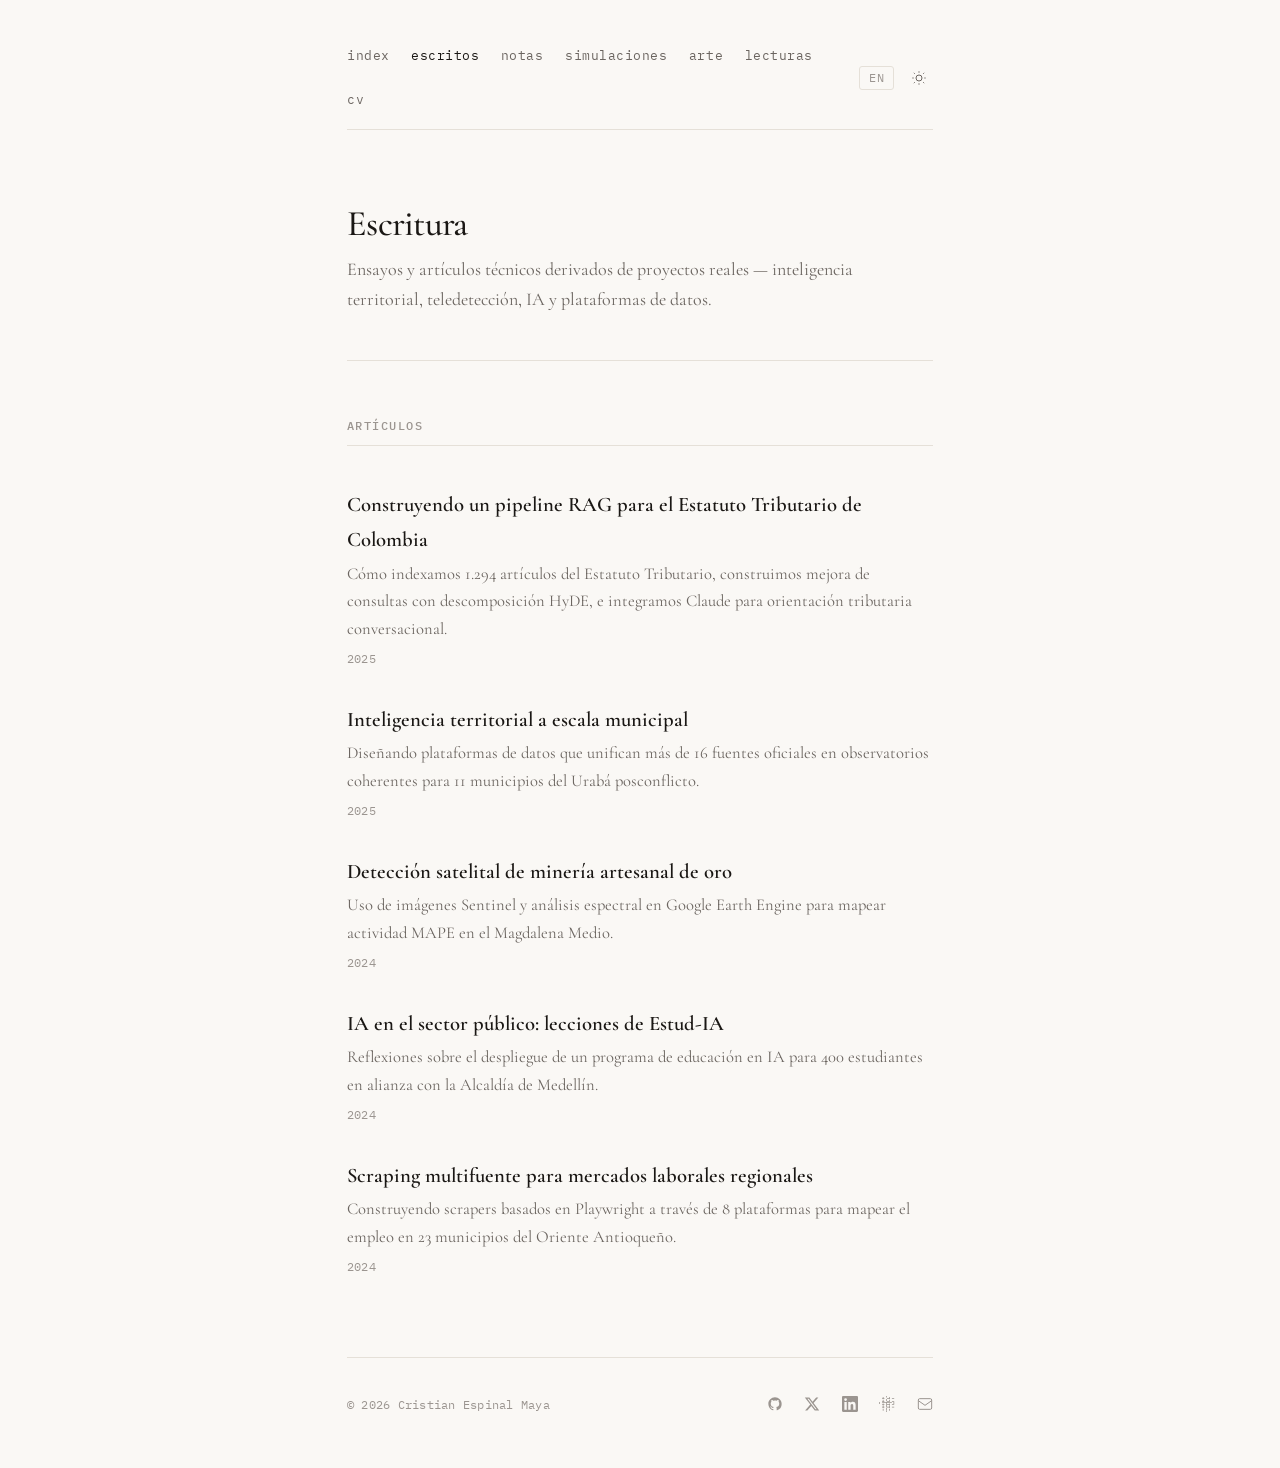
<file: writing.html>
<!DOCTYPE html>
<html lang="es" data-theme="light">
<head>
  <meta charset="UTF-8">
  <meta name="viewport" content="width=device-width, initial-scale=1.0">
  <title>Writing — Cristian Espinal Maya</title>
  <meta name="description" content="Technical essays and articles by Cristian Espinal Maya on AI, geospatial analysis, territorial intelligence, and public-sector technology.">
  <meta property="og:title" content="Writing — Cristian Espinal Maya">
  <meta property="og:description" content="Technical essays on RAG pipelines, satellite remote sensing, territorial intelligence, and AI in the public sector.">
  <meta property="og:type" content="website">
  <meta property="og:url" content="https://cespial.github.io/writing">
  <link rel="canonical" href="https://cespial.github.io/writing">
  <meta name="twitter:card" content="summary">
  <meta name="twitter:site" content="@cespial">
  <link rel="icon" href="data:image/svg+xml,<svg xmlns='http://www.w3.org/2000/svg' viewBox='0 0 100 100'><text y='.9em' font-size='90'>∑</text></svg>">
  <link rel="preconnect" href="https://fonts.googleapis.com">
  <link rel="preconnect" href="https://fonts.gstatic.com" crossorigin>
  <link href="https://fonts.googleapis.com/css2?family=Cormorant+Garamond:ital,wght@0,400;0,500;0,600;1,400;1,500&family=IBM+Plex+Mono:wght@300;400;500&display=swap" rel="stylesheet">
  <link rel="stylesheet" href="style.css">
  <noscript><style>.fade-in{opacity:1;transform:none;transition:none}</style></noscript>
</head>
<body>
<div class="page">

  <!-- ════ NAV ════ -->
  <nav>
    <div class="nav-left">
      <a href="index.html">index</a>
      <a href="writing.html" class="active"><span data-lang="es">escritos</span><span data-lang="en">writing</span></a>
      <a href="notes.html"><span data-lang="es">notas</span><span data-lang="en">notes</span></a>
      <a href="simulations.html"><span data-lang="es">simulaciones</span><span data-lang="en">simulations</span></a>
      <a href="art.html"><span data-lang="es">arte</span><span data-lang="en">art</span></a>
      <a href="reading.html"><span data-lang="es">lecturas</span><span data-lang="en">reading</span></a>
      <a href="cv.html">cv</a>
    </div>
    <div class="nav-right">
      <button class="lang-toggle" id="langToggle" aria-label="Switch language">EN</button>
      <button class="theme-toggle" id="themeToggle" aria-label="Toggle theme">
        <svg class="icon-sun" xmlns="http://www.w3.org/2000/svg" fill="none" viewBox="0 0 24 24" stroke="currentColor" stroke-width="1.5">
          <circle cx="12" cy="12" r="4.5"/><path d="M12 2v2m0 16v2M4.22 4.22l1.42 1.42m12.72 12.72l1.42 1.42M2 12h2m16 0h2M4.22 19.78l1.42-1.42M18.36 5.64l1.42-1.42"/>
        </svg>
        <svg class="icon-moon" xmlns="http://www.w3.org/2000/svg" fill="none" viewBox="0 0 24 24" stroke="currentColor" stroke-width="1.5" style="display:none">
          <path d="M21.75 15.5A9.72 9.72 0 018.5 2.25 9.75 9.75 0 1021.75 15.5z"/>
        </svg>
      </button>
    </div>
  </nav>

  <!-- ════ PAGE HEADER ════ -->
  <section class="page-header fade-in">
    <h1>
      <span data-lang="es">Escritura</span>
      <span data-lang="en">Writing</span>
    </h1>
    <p class="page-subtitle">
      <span data-lang="es">Ensayos y artículos técnicos derivados de proyectos reales — inteligencia territorial, teledetección, IA y plataformas de datos.</span>
      <span data-lang="en">Technical essays and articles derived from real projects — territorial intelligence, remote sensing, AI, and data platforms.</span>
    </p>
  </section>

  <div class="divider"></div>

  <!-- ════ ARTICLES ════ -->
  <section class="index-section">
    <div class="section-label fade-in">
      <span data-lang="es">Artículos</span>
      <span data-lang="en">Articles</span>
    </div>

    <ul class="entry-list stagger">

      <!-- 1. RAG Pipeline -->
      <li class="entry-item fade-in">
        <div>
          <span class="entry-title">
            <span data-lang="es">Construyendo un pipeline RAG para el Estatuto Tributario de Colombia</span>
            <span data-lang="en">Building a RAG Pipeline for Colombia's Tax Statute</span>
          </span>
          <p class="entry-desc">
            <span data-lang="es">Cómo indexamos 1.294 artículos del Estatuto Tributario, construimos mejora de consultas con descomposición HyDE, e integramos Claude para orientación tributaria conversacional.</span>
            <span data-lang="en">How we indexed 1,294 articles of the Estatuto Tributario, built query enhancement with HyDE decomposition, and integrated Claude for conversational tax guidance.</span>
          </p>
          <p class="entry-meta">2025</p>
        </div>
      </li>

      <!-- 2. Territorial Intelligence -->
      <li class="entry-item fade-in">
        <div>
          <span class="entry-title">
            <span data-lang="es">Inteligencia territorial a escala municipal</span>
            <span data-lang="en">Territorial Intelligence at Municipal Scale</span>
          </span>
          <p class="entry-desc">
            <span data-lang="es">Diseñando plataformas de datos que unifican más de 16 fuentes oficiales en observatorios coherentes para 11 municipios del Urabá posconflicto.</span>
            <span data-lang="en">Designing data platforms that unify 16+ official sources into coherent observatories for 11 municipalities in post-conflict Urabá.</span>
          </p>
          <p class="entry-meta">2025</p>
        </div>
      </li>

      <!-- 3. Satellite Detection -->
      <li class="entry-item fade-in">
        <div>
          <span class="entry-title">
            <span data-lang="es">Detección satelital de minería artesanal de oro</span>
            <span data-lang="en">Satellite Detection of Artisanal Gold Mining</span>
          </span>
          <p class="entry-desc">
            <span data-lang="es">Uso de imágenes Sentinel y análisis espectral en Google Earth Engine para mapear actividad MAPE en el Magdalena Medio.</span>
            <span data-lang="en">Using Sentinel imagery and spectral analysis in Google Earth Engine to map ASGM activity in Magdalena Medio.</span>
          </p>
          <p class="entry-meta">2024</p>
        </div>
      </li>

      <!-- 4. AI in Public Sector -->
      <li class="entry-item fade-in">
        <div>
          <span class="entry-title">
            <span data-lang="es">IA en el sector público: lecciones de Estud-IA</span>
            <span data-lang="en">AI in the Public Sector: Lessons from Estud-IA</span>
          </span>
          <p class="entry-desc">
            <span data-lang="es">Reflexiones sobre el despliegue de un programa de educación en IA para 400 estudiantes en alianza con la Alcaldía de Medellín.</span>
            <span data-lang="en">Reflections on deploying an AI education program for 400 students in partnership with Medellín's city government.</span>
          </p>
          <p class="entry-meta">2024</p>
        </div>
      </li>

      <!-- 5. Job Scraping -->
      <li class="entry-item fade-in">
        <div>
          <span class="entry-title">
            <span data-lang="es">Scraping multifuente para mercados laborales regionales</span>
            <span data-lang="en">Multi-Source Job Scraping for Regional Labor Markets</span>
          </span>
          <p class="entry-desc">
            <span data-lang="es">Construyendo scrapers basados en Playwright a través de 8 plataformas para mapear el empleo en 23 municipios del Oriente Antioqueño.</span>
            <span data-lang="en">Building Playwright-based scrapers across 8 platforms to map employment in 23 municipalities of Eastern Antioquia.</span>
          </p>
          <p class="entry-meta">2024</p>
        </div>
      </li>

    </ul>
  </section>

  <!-- ════ FOOTER ════ -->
  <footer class="fade-in">
    <span class="footer-copy">&copy; 2026 Cristian Espinal Maya</span>
    <div class="social-links">
      <a href="https://github.com/Cespial" target="_blank" rel="noopener" aria-label="GitHub"><svg viewBox="0 0 24 24" fill="currentColor"><path d="M12 2C6.477 2 2 6.484 2 12.017c0 4.425 2.865 8.18 6.839 9.504.5.092.682-.217.682-.483 0-.237-.008-.868-.013-1.703-2.782.605-3.369-1.343-3.369-1.343-.454-1.158-1.11-1.466-1.11-1.466-.908-.62.069-.608.069-.608 1.003.07 1.531 1.032 1.531 1.032.892 1.53 2.341 1.088 2.91.832.092-.647.35-1.088.636-1.338-2.22-.253-4.555-1.113-4.555-4.951 0-1.093.39-1.988 1.029-2.688-.103-.253-.446-1.272.098-2.65 0 0 .84-.27 2.75 1.026A9.564 9.564 0 0112 6.844c.85.004 1.705.115 2.504.337 1.909-1.296 2.747-1.027 2.747-1.027.546 1.379.202 2.398.1 2.651.64.7 1.028 1.595 1.028 2.688 0 3.848-2.339 4.695-4.566 4.943.359.309.678.92.678 1.855 0 1.338-.012 2.419-.012 2.747 0 .268.18.58.688.482A10.019 10.019 0 0022 12.017C22 6.484 17.522 2 12 2z"/></svg></a>
      <a href="https://x.com/cespial" target="_blank" rel="noopener" aria-label="X"><svg viewBox="0 0 24 24" fill="currentColor"><path d="M18.244 2.25h3.308l-7.227 8.26 8.502 11.24H16.17l-5.214-6.817L4.99 21.75H1.68l7.73-8.835L1.254 2.25H8.08l4.713 6.231zm-1.161 17.52h1.833L7.084 4.126H5.117z"/></svg></a>
      <a href="https://linkedin.com/in/cespial" target="_blank" rel="noopener" aria-label="LinkedIn"><svg viewBox="0 0 24 24" fill="currentColor"><path d="M20.447 20.452h-3.554v-5.569c0-1.328-.027-3.037-1.852-3.037-1.853 0-2.136 1.445-2.136 2.939v5.667H9.351V9h3.414v1.561h.046c.477-.9 1.637-1.85 3.37-1.85 3.601 0 4.267 2.37 4.267 5.455v6.286zM5.337 7.433a2.062 2.062 0 01-2.063-2.065 2.064 2.064 0 112.063 2.065zm1.782 13.019H3.555V9h3.564v11.452zM22.225 0H1.771C.792 0 0 .774 0 1.729v20.542C0 23.227.792 24 1.771 24h20.451C23.2 24 24 23.227 24 22.271V1.729C24 .774 23.2 0 22.222 0h.003z"/></svg></a>
      <a href="https://public.tableau.com/app/profile/cristian.espinal.maya" target="_blank" rel="noopener" aria-label="Tableau"><svg viewBox="0 0 24 24" fill="currentColor"><path d="M11.654 0v2.311h-1.15V0h1.15zm4.828 1.394v3.118h-1.15V1.394h1.15zm-9.68 0v3.118H5.651V1.394h1.15zM12 3.31h3.456v1.15H12V3.31zm-7.345 0h3.456v1.15H4.655V3.31zm14.69 0h3.456v1.15h-3.456V3.31zM11.654 4.46v3.456H10.5V4.46h1.15zM6.827 5.61v3.118H5.677V5.61h1.15zm9.656 0v3.118h-1.15V5.61h1.15zM12 7.916h3.456v1.15H12v-1.15zm-7.345 0h3.456v1.15H4.655v-1.15zm14.69 0h3.456v1.15h-3.456v-1.15zM1.154 9.066v3.118H0V9.066h1.154zm21.692 0V12.184h-1.154V9.066h1.154zM12 9.066h7.345v1.154H12V9.066zm-7.345 0H12v1.154H4.655V9.066zm7 1.154v3.456h-1.15v-3.456h1.15zm-4.828 1.15v3.118H5.677v-3.118h1.15zm9.656 0v3.118h-1.15v-3.118h1.15zM12 12.52h3.456v1.15H12v-1.15zm-7.345 0h3.456v1.15H4.655v-1.15zm14.69 0h3.456v1.15h-3.456v-1.15zM11.654 13.672v3.456H10.5v-3.456h1.15zm-4.827 1.15v3.118H5.677v-3.118h1.15zm9.656 0v3.118h-1.15v-3.118h1.15zM12 16.128h3.456v1.15H12v-1.15zm-7.345 0h3.456v1.15H4.655v-1.15zm14.69 0h3.456v1.15h-3.456v-1.15zM11.654 17.978v3.456H10.5v-3.456h1.15zm-4.827 1.15v3.118H5.677V19.128h1.15zm9.656 0v3.118h-1.15V19.128h1.15zM11.654 21.69V24H10.5v-2.311h1.15z"/></svg></a>
      <a href="mailto:cristian@fourier.dev" aria-label="Email"><svg viewBox="0 0 24 24" fill="none" stroke="currentColor" stroke-width="1.5"><rect x="2" y="4" width="20" height="16" rx="2"/><path d="m2 7 10 7 10-7"/></svg></a>
    </div>
  </footer>

</div>

<script src="shared.js"></script>
</body>
</html>
</file>
<file: style.css>
/* ══════════════════════════════════════
   Cristian Espinal Maya — Shared Styles
   ══════════════════════════════════════ */
:root {
  --serif: 'Cormorant Garamond', 'Georgia', serif;
  --mono: 'IBM Plex Mono', 'Menlo', monospace;
  --bg: #FAF8F5;
  --bg-subtle: #F2EFEA;
  --text: #1A1714;
  --text-secondary: #6B6560;
  --text-tertiary: #9B9590;
  --accent: #8B4513;
  --accent-hover: #A0522D;
  --border: #E5E0D8;
  --selection-bg: #8B451320;
  --link-underline: #8B451340;
  --graph-bg: #F5F2ED;
  --node-platform: #8B4513;
  --node-research: #2A7B7B;
  --node-observatory: #4A6FA5;
  --node-tool: #5A7B4A;
  --node-org: #7B7068;
  --node-tech: #9B9590;
  --node-domain: #6B5040;
}
[data-theme="dark"] {
  --bg: #141210;
  --bg-subtle: #1E1C18;
  --text: #E8E4DE;
  --text-secondary: #9B9590;
  --text-tertiary: #6B6560;
  --accent: #C8875A;
  --accent-hover: #D4976A;
  --border: #2A2825;
  --selection-bg: #C8875A20;
  --link-underline: #C8875A40;
  --graph-bg: #1A1816;
  --node-platform: #C8875A;
  --node-research: #5BB5B5;
  --node-observatory: #7B9FD5;
  --node-tool: #8BB57A;
  --node-org: #A09890;
  --node-tech: #6B6560;
  --node-domain: #9B8070;
}
* { margin: 0; padding: 0; box-sizing: border-box; }
::selection { background: var(--selection-bg); color: var(--accent); }
html { font-size: 18px; scroll-behavior: smooth; }
body {
  font-family: var(--serif);
  background: var(--bg);
  color: var(--text);
  line-height: 1.7;
  transition: background 0.5s ease, color 0.4s ease;
  -webkit-font-smoothing: antialiased;
  text-rendering: optimizeLegibility;
}
.page { max-width: 640px; margin: 0 auto; padding: 0 1.5rem; }

/* i18n */
html:not([lang="en"]) [data-lang="en"] { display: none; }
html[lang="en"] [data-lang="es"] { display: none; }

/* Nav */
nav {
  display: flex; justify-content: space-between; align-items: center;
  padding: 2.5rem 0 1rem; border-bottom: 1px solid var(--border);
  margin-bottom: 3rem; gap: 0.8rem;
}
.nav-left { display: flex; gap: 1.2rem; align-items: center; flex-wrap: wrap; }
.nav-left a {
  font-family: var(--mono); font-size: 0.72rem; font-weight: 400;
  color: var(--text-secondary); text-decoration: none;
  letter-spacing: 0.04em; text-transform: lowercase; transition: color 0.3s;
}
.nav-left a:hover, .nav-left a.active { color: var(--text); }
.nav-right { display: flex; align-items: center; gap: 0.6rem; flex-shrink: 0; }
.lang-toggle {
  font-family: var(--mono); font-size: 0.65rem; letter-spacing: 0.04em;
  color: var(--text-tertiary); background: none; border: 1px solid var(--border);
  border-radius: 3px; padding: 0.2rem 0.5rem; cursor: pointer;
  transition: color 0.3s, border-color 0.3s;
}
.lang-toggle:hover { color: var(--text); border-color: var(--text-tertiary); }
.theme-toggle {
  appearance: none; border: none; background: none; cursor: pointer;
  width: 28px; height: 28px; display: flex; align-items: center; justify-content: center;
  border-radius: 50%; transition: background 0.3s; color: var(--text-secondary);
}
.theme-toggle:hover { background: var(--bg-subtle); color: var(--text); }
.theme-toggle svg { width: 16px; height: 16px; }

/* Text & Links */
a.text-link {
  color: var(--accent); text-decoration: none;
  border-bottom: 1px solid var(--link-underline);
  transition: border-color 0.3s, color 0.3s;
}
a.text-link:hover { color: var(--accent-hover); border-color: var(--accent); }
.divider { width: 100%; height: 1px; background: var(--border); margin: 0 0 3rem; }

/* Section Labels */
.section-label {
  font-family: var(--mono); font-size: 0.68rem; font-weight: 500;
  text-transform: uppercase; letter-spacing: 0.12em; color: var(--text-tertiary);
  margin-bottom: 1.4rem; padding-bottom: 0.5rem; border-bottom: 1px solid var(--border);
}
.index-section { margin-bottom: 3.5rem; }

/* Project / Entry Lists */
.entry-list { list-style: none; }
.entry-item { padding: 0.9rem 0; }
.entry-item a { text-decoration: none; display: block; }
.entry-title {
  font-family: var(--serif); font-size: 1.15rem; font-weight: 600;
  color: var(--text); transition: color 0.3s; display: inline;
}
.entry-item a:hover .entry-title { color: var(--accent); }
.entry-arrow {
  display: inline-block; font-family: var(--mono); font-size: 0.75rem;
  color: var(--text-tertiary); margin-left: 0.4rem;
  transition: transform 0.3s, color 0.3s;
}
.entry-item a:hover .entry-arrow { transform: translateX(3px); color: var(--accent); }
.entry-desc { font-size: 0.92rem; color: var(--text-secondary); margin-top: 0.2rem; line-height: 1.65; }
.entry-meta {
  font-family: var(--mono); font-size: 0.65rem; color: var(--text-tertiary);
  margin-top: 0.35rem; letter-spacing: 0.02em;
}
/* Accessibility */
:focus-visible { outline: 2px solid var(--accent); outline-offset: 2px; }

/* Timeline */
.timeline { list-style: none; }
.timeline-item { padding: 1rem 0 1rem 1.2rem; border-left: 1px solid var(--border); position: relative; }
.timeline-item::before {
  content: ''; position: absolute; left: -3px; top: 1.35rem;
  width: 5px; height: 5px; border-radius: 50%;
  background: var(--text-tertiary); transition: background 0.3s;
}
.timeline-item.current::before { background: var(--accent); box-shadow: 0 0 0 3px var(--selection-bg); }
.timeline-role { font-family: var(--serif); font-size: 1.05rem; font-weight: 600; }
.timeline-org { font-size: 0.95rem; color: var(--text-secondary); font-style: italic; }
.timeline-date { font-family: var(--mono); font-size: 0.65rem; color: var(--text-tertiary); letter-spacing: 0.02em; margin-top: 0.15rem; }
.timeline-desc { font-size: 0.88rem; color: var(--text-secondary); margin-top: 0.3rem; line-height: 1.6; }

/* Education */
.edu-item { padding: 0.7rem 0; }
.edu-degree { font-family: var(--serif); font-size: 1.05rem; font-weight: 600; }
.edu-school { font-size: 0.92rem; color: var(--text-secondary); font-style: italic; }
.edu-date { font-family: var(--mono); font-size: 0.65rem; color: var(--text-tertiary); letter-spacing: 0.02em; margin-top: 0.1rem; }

/* Hero */
.hero { padding: 1rem 0 3.5rem; }
.hero h1 { font-family: var(--serif); font-size: 2.4rem; font-weight: 500; letter-spacing: -0.02em; line-height: 1.15; margin-bottom: 0.6rem; }
.hero .subtitle { font-family: var(--mono); font-size: 0.78rem; font-weight: 300; color: var(--text-tertiary); letter-spacing: 0.03em; margin-bottom: 1.8rem; }
.hero .bio { font-size: 1.05rem; font-weight: 400; line-height: 1.8; color: var(--text-secondary); max-width: 580px; }
.hero .bio strong { color: var(--text); font-weight: 500; }

/* Page Header (for subpages) */
.page-header { padding: 1rem 0 2.5rem; }
.page-header h1 { font-family: var(--serif); font-size: 2rem; font-weight: 500; letter-spacing: -0.02em; line-height: 1.2; margin-bottom: 0.5rem; }
.page-header .page-subtitle { font-size: 1rem; color: var(--text-secondary); line-height: 1.7; max-width: 560px; }

/* Fourier Section */
.fourier-section { margin: 1rem 0 3.5rem; padding: 2rem 0; border-top: 1px solid var(--border); border-bottom: 1px solid var(--border); }
.fourier-section .section-label { border-bottom: none; padding-bottom: 0; margin-bottom: 1rem; }
.fourier-text { font-size: 1.05rem; color: var(--text-secondary); line-height: 1.8; font-style: italic; }
.fourier-text a { color: var(--accent); text-decoration: none; font-style: normal; font-weight: 500; border-bottom: 1px solid var(--link-underline); transition: border-color 0.3s, color 0.3s; }
.fourier-text a:hover { color: var(--accent-hover); border-color: var(--accent); }

/* Colophon & Footer */
.colophon { margin-bottom: 3rem; }
.colophon p { font-family: var(--mono); font-size: 0.72rem; color: var(--text-tertiary); line-height: 1.8; }
footer { padding: 2rem 0 3rem; border-top: 1px solid var(--border); display: flex; justify-content: space-between; align-items: center; flex-wrap: wrap; gap: 1rem; }
.footer-copy { font-family: var(--mono); font-size: 0.68rem; color: var(--text-tertiary); letter-spacing: 0.02em; }
.social-links { display: flex; gap: 1.2rem; align-items: center; }
.social-links a { color: var(--text-tertiary); transition: color 0.3s; display: flex; align-items: center; }
.social-links a:hover { color: var(--text); }
.social-links svg { width: 16px; height: 16px; }

/* Fade */
.fade-in { opacity: 0; transform: translateY(12px); transition: opacity 0.6s ease, transform 0.6s ease; }
.fade-in.visible { opacity: 1; transform: translateY(0); }
.stagger > .fade-in:nth-child(1) { transition-delay: 0s; }
.stagger > .fade-in:nth-child(2) { transition-delay: 0.05s; }
.stagger > .fade-in:nth-child(3) { transition-delay: 0.1s; }
.stagger > .fade-in:nth-child(4) { transition-delay: 0.15s; }
.stagger > .fade-in:nth-child(5) { transition-delay: 0.2s; }
.stagger > .fade-in:nth-child(6) { transition-delay: 0.25s; }
.stagger > .fade-in:nth-child(7) { transition-delay: 0.3s; }
.stagger > .fade-in:nth-child(8) { transition-delay: 0.35s; }

/* Simulation canvases */
.sim-block { margin-bottom: 3rem; }
.sim-block .section-label { margin-bottom: 0.8rem; }
.sim-canvas-wrap {
  position: relative; background: var(--graph-bg); border: 1px solid var(--border);
  border-radius: 4px; overflow: hidden; transition: background 0.5s;
}
.sim-canvas-wrap canvas { display: block; width: 100%; cursor: crosshair; }
.sim-controls {
  display: flex; gap: 0.6rem; flex-wrap: wrap; padding: 0.6rem 0.8rem;
  border-top: 1px solid var(--border); background: var(--bg-subtle); transition: background 0.5s;
}
.sim-btn {
  font-family: var(--mono); font-size: 0.62rem; letter-spacing: 0.03em;
  padding: 0.25rem 0.6rem; border: 1px solid var(--border); border-radius: 3px;
  background: var(--bg); color: var(--text-secondary); cursor: pointer;
  transition: all 0.2s;
}
.sim-btn:hover { color: var(--text); border-color: var(--text-tertiary); }
.sim-btn.active { background: var(--accent); color: #fff; border-color: var(--accent); }
.sim-desc { font-size: 0.85rem; color: var(--text-secondary); line-height: 1.6; margin-top: 0.6rem; }

/* Article body */
.article-body { margin-bottom: 3rem; }
.article-body h2 { font-family: var(--serif); font-size: 1.4rem; font-weight: 500; margin: 2rem 0 0.8rem; }
.article-body h3 { font-family: var(--serif); font-size: 1.15rem; font-weight: 600; margin: 1.5rem 0 0.6rem; }
.article-body p { font-size: 0.95rem; color: var(--text-secondary); line-height: 1.8; margin-bottom: 1rem; }
.article-body ul, .article-body ol { font-size: 0.95rem; color: var(--text-secondary); line-height: 1.8; margin: 0 0 1rem 1.2rem; }
.article-body code {
  font-family: var(--mono); font-size: 0.82rem; background: var(--bg-subtle);
  padding: 0.15rem 0.4rem; border-radius: 3px; border: 1px solid var(--border);
}
.article-body pre {
  font-family: var(--mono); font-size: 0.75rem; background: var(--bg-subtle);
  padding: 1rem; border-radius: 4px; border: 1px solid var(--border);
  overflow-x: auto; margin-bottom: 1rem; line-height: 1.6;
}
.article-body blockquote {
  border-left: 2px solid var(--accent); padding-left: 1rem; margin: 1rem 0;
  font-style: italic; color: var(--text-secondary);
}

/* Book / Reading cards */
.book-item { padding: 1rem 0; border-bottom: 1px solid var(--border); }
.book-item:last-child { border-bottom: none; }
.book-title { font-family: var(--serif); font-size: 1.1rem; font-weight: 600; }
.book-author { font-family: var(--mono); font-size: 0.72rem; color: var(--text-tertiary); margin-top: 0.1rem; }
.book-note { font-size: 0.88rem; color: var(--text-secondary); margin-top: 0.3rem; line-height: 1.6; }

/* Art gallery grid */
.art-grid { display: grid; grid-template-columns: 1fr 1fr; gap: 1.2rem; margin-bottom: 2rem; }
.art-card {
  border: 1px solid var(--border); border-radius: 4px; overflow: hidden;
  transition: border-color 0.3s, transform 0.3s;
}
.art-card:hover { border-color: var(--accent); transform: translateY(-2px); }
.art-card-visual {
  height: 140px; background: var(--bg-subtle);
  display: flex; align-items: center; justify-content: center;
  font-family: var(--mono); font-size: 2rem; color: var(--text-tertiary);
  transition: background 0.5s;
  position: relative; overflow: hidden;
}
.art-card-info { padding: 0.8rem; }
.art-card-title { font-family: var(--serif); font-size: 1rem; font-weight: 600; }
.art-card-desc { font-size: 0.8rem; color: var(--text-secondary); margin-top: 0.2rem; line-height: 1.5; }
.art-card-meta { font-family: var(--mono); font-size: 0.6rem; color: var(--text-tertiary); margin-top: 0.3rem; }

/* Graph (index only) */
.graph-section { margin: 0 -1.5rem 3rem; position: relative; }
.graph-section .section-label { margin: 0 0 0.8rem 1.5rem; border-bottom: none; padding-bottom: 0; }
.graph-wrap { position: relative; background: var(--graph-bg); border-top: 1px solid var(--border); border-bottom: 1px solid var(--border); transition: background 0.5s; overflow: hidden; }
#graphCanvas { display: block; width: 100%; cursor: grab; }
#graphCanvas:active { cursor: grabbing; }
.graph-tooltip { position: absolute; pointer-events: none; font-family: var(--mono); font-size: 0.62rem; letter-spacing: 0.02em; background: var(--bg); color: var(--text); border: 1px solid var(--border); padding: 0.3rem 0.6rem; border-radius: 3px; opacity: 0; transition: opacity 0.15s; white-space: nowrap; z-index: 10; }
.graph-tooltip.visible { opacity: 1; }
.graph-hint { font-family: var(--mono); font-size: 0.6rem; color: var(--text-tertiary); text-align: center; margin: 0.6rem 0 0; letter-spacing: 0.03em; padding: 0 1.5rem; }
.graph-legend { display: flex; flex-wrap: wrap; gap: 0.8rem 1.2rem; justify-content: center; padding: 0.8rem 1.5rem 0; }
.legend-item { display: flex; align-items: center; gap: 0.35rem; font-family: var(--mono); font-size: 0.58rem; color: var(--text-tertiary); letter-spacing: 0.02em; }
.legend-dot { width: 7px; height: 7px; border-radius: 50%; flex-shrink: 0; }

/* Index hub links */
.index-hub { list-style: none; margin-bottom: 3rem; }
.index-hub-item { padding: 1.2rem 0; border-bottom: 1px solid var(--border); }
.index-hub-item:last-child { border-bottom: none; }
.index-hub-item a { text-decoration: none; display: block; transition: transform 0.2s; }
.index-hub-item a:hover { transform: translateX(4px); }
.index-hub-title {
  font-family: var(--serif); font-size: 1.3rem; font-weight: 600;
  color: var(--text); display: inline; transition: color 0.3s;
}
.index-hub-item a:hover .index-hub-title { color: var(--accent); }
.index-hub-desc { font-size: 0.92rem; color: var(--text-secondary); margin-top: 0.15rem; line-height: 1.6; }

@media (max-width: 600px) {
  html { font-size: 16px; }
  .page { padding: 0 1.25rem; }
  nav { padding: 2rem 0 0.75rem; margin-bottom: 2rem; }
  .nav-left { gap: 0.8rem; }
  .nav-left a { font-size: 0.68rem; }
  .hero { padding: 0.5rem 0 2.5rem; }
  .hero h1 { font-size: 2rem; }
  .page-header h1 { font-size: 1.7rem; }
  .index-section { margin-bottom: 2.5rem; }
  footer { padding: 1.5rem 0 2.5rem; }
  .timeline-item { padding-left: 1rem; }
  .graph-section { margin: 0 -1.25rem 2.5rem; }
  .graph-section .section-label { margin-left: 1.25rem; }
  .graph-hint { padding: 0 1.25rem; }
  .graph-legend { padding: 0.8rem 1.25rem 0; }
  .art-grid { grid-template-columns: 1fr; }
}
</file>
